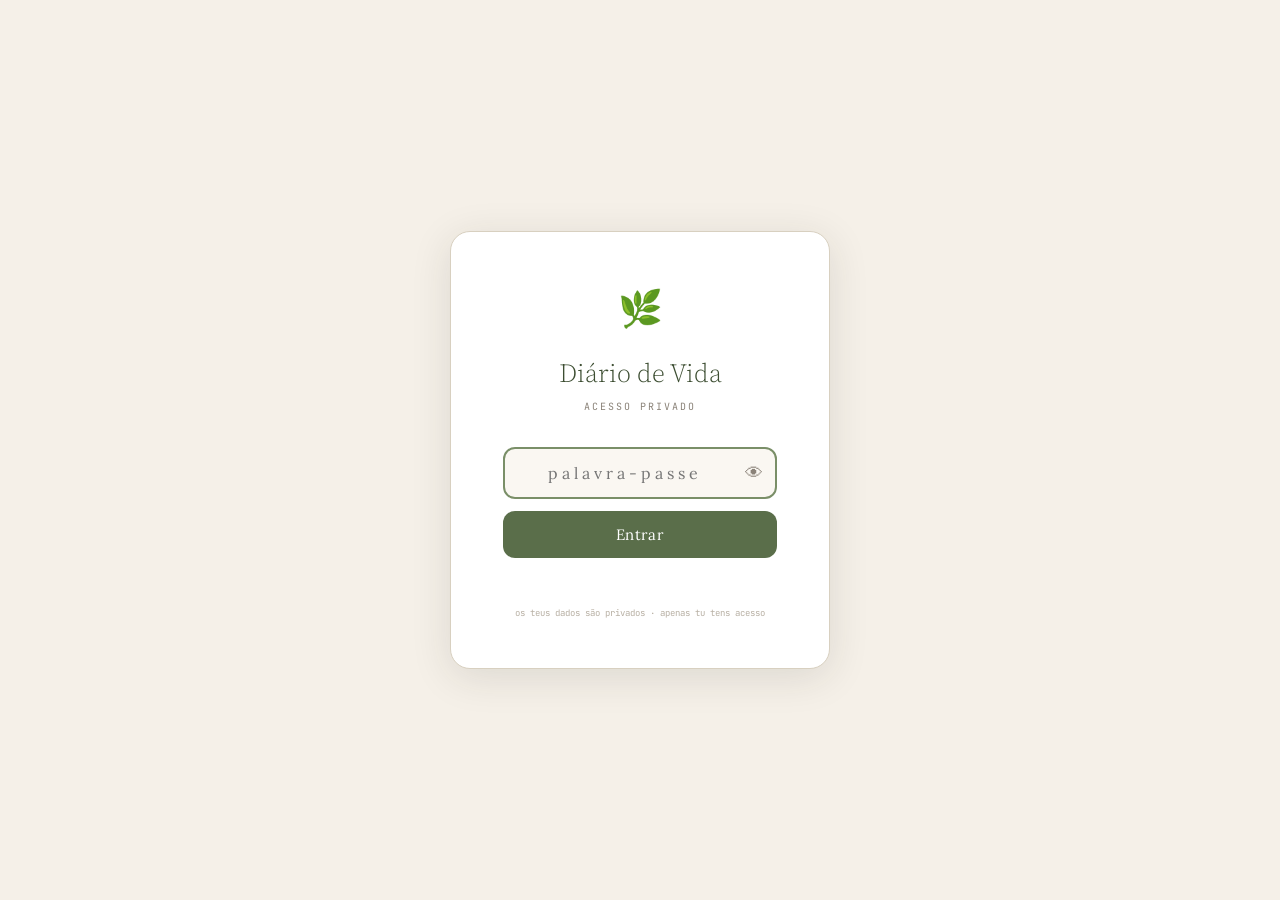
<file: index (3).html>
<!DOCTYPE html>
<html lang="pt">
<head>
<meta charset="UTF-8">
<meta name="viewport" content="width=device-width, initial-scale=1.0, viewport-fit=cover">
<meta name="apple-mobile-web-app-capable" content="yes">
<meta name="apple-mobile-web-app-title" content="Diário de Vida">
<meta name="theme-color" content="#f5f0e8">
<title>Diário de Vida</title>
<link href="https://fonts.googleapis.com/css2?family=Lora:ital,wght@0,400;0,500;0,600;1,400;1,500&family=Source+Serif+4:ital,wght@0,300;0,400;1,300&family=JetBrains+Mono:wght@300;400&display=swap" rel="stylesheet">
<style>
/* ── DESIGN SYSTEM: Verde Musgo & Bege Natural ── */
:root {
  --bg:        #f5f0e8;
  --bg2:       #ede8dc;
  --surface:   #faf7f2;
  --card:      #ffffff;
  --border:    #d8d0c0;
  --border2:   #c8bfad;

  --moss:      #5a6e4a;      /* verde musgo principal */
  --moss-l:    #7a8f68;      /* musgo claro */
  --moss-d:    #3d4e32;      /* musgo escuro */
  --sage:      #a0b090;      /* sage suave */
  --sage-l:    #c8d4be;      /* sage muito claro */

  --sand:      #c4a882;      /* areia/terracota */
  --sand-l:    #ddc9ae;      /* areia clara */
  --clay:      #a07050;      /* argila */

  --sky:       #7898a8;      /* azul desvanecido */
  --rose:      #c08890;      /* rosa seco */
  --amber:     #b89050;      /* âmbar/mostarda */

  --text:      #2c2820;      /* texto principal */
  --text2:     #5a5248;      /* texto secundário */
  --muted:     #8a8278;      /* texto suave */
  --faint:     #b8b0a4;      /* muito suave */

  --radius:    12px;
  --radius-s:  8px;
  --shadow:    0 2px 12px rgba(44,40,32,0.08);
  --shadow-m:  0 4px 24px rgba(44,40,32,0.12);
}

* { box-sizing: border-box; margin: 0; padding: 0; }

body {
  background: var(--bg);
  color: var(--text);
  font-family: 'Lora', Georgia, serif;
  font-size: 14px;
  line-height: 1.6;
  min-height: 100vh;
  overflow-x: hidden;
}

/* subtle paper texture */
body::before {
  content: '';
  position: fixed; inset: 0;
  background-image:
    url("data:image/svg+xml,%3Csvg xmlns='http://www.w3.org/2000/svg' width='300' height='300'%3E%3Cfilter id='n'%3E%3CfeTurbulence baseFrequency='0.9' numOctaves='4' stitchTiles='stitch'/%3E%3C/filter%3E%3Crect width='300' height='300' filter='url(%23n)' opacity='0.025'/%3E%3C/svg%3E");
  pointer-events: none;
  z-index: 0;
}

/* ── LAYOUT ── */
.app-shell { display: flex; min-height: 100vh; position: relative; z-index: 1; }

/* ── TOP HEADER ── */
.top-header {
  position: fixed;
  top: 0; left: 220px; right: 0;
  height: 48px;
  background: rgba(245,242,235,0.92);
  backdrop-filter: blur(12px);
  -webkit-backdrop-filter: blur(12px);
  border-bottom: 1px solid var(--border);
  z-index: 40;
  display: flex;
  align-items: center;
  padding: 0 40px;
  gap: 0;
}
.top-header-quote {
  font-family: 'Source Serif 4', serif;
  font-size: 12px;
  font-style: italic;
  color: var(--text2);
  flex: 1;
  white-space: nowrap;
  overflow: hidden;
  text-overflow: ellipsis;
}
.top-header-author {
  font-family: 'JetBrains Mono', monospace;
  font-size: 9px;
  color: var(--muted);
  margin-left: 12px;
  white-space: nowrap;
  flex-shrink: 0;
}

/* ── SIDEBAR ── */
.sidebar {
  width: 220px;
  min-height: 100vh;
  background: var(--moss-d);
  display: flex;
  flex-direction: column;
  position: fixed;
  top: 0; left: 0; bottom: 0;
  z-index: 50;
  transition: width 0.3s ease;
}

.sidebar-logo {
  padding: 28px 20px 24px;
  border-bottom: 1px solid rgba(255,255,255,0.08);
}

.logo-name {
  font-family: 'Source Serif 4', serif;
  font-size: 17px;
  font-weight: 300;
  color: var(--sage-l);
  letter-spacing: 0.5px;
  line-height: 1.3;
}

.logo-sub {
  font-family: 'JetBrains Mono', monospace;
  font-size: 9px;
  color: var(--sage);
  letter-spacing: 2px;
  text-transform: uppercase;
  margin-top: 3px;
}

.sidebar-date {
  padding: 14px 20px;
  border-bottom: 1px solid rgba(255,255,255,0.08);
}

.sidebar-date-day {
  font-family: 'JetBrains Mono', monospace;
  font-size: 11px;
  color: var(--sage);
  letter-spacing: 1px;
  text-transform: uppercase;
}

.sidebar-date-num {
  font-family: 'Source Serif 4', serif;
  font-size: 36px;
  font-weight: 300;
  color: rgba(255,255,255,0.9);
  line-height: 1;
  margin-top: 2px;
}

.sidebar-date-month {
  font-family: 'JetBrains Mono', monospace;
  font-size: 10px;
  color: var(--sage);
  letter-spacing: 1px;
  text-transform: uppercase;
}

/* water reminder in sidebar */
.water-sidebar {
  padding: 14px 20px;
  border-bottom: 1px solid rgba(255,255,255,0.08);
}

.water-sidebar-label {
  font-family: 'JetBrains Mono', monospace;
  font-size: 9px;
  color: var(--sage);
  letter-spacing: 1.5px;
  text-transform: uppercase;
  margin-bottom: 8px;
}

.water-sidebar-track {
  display: flex; gap: 4px; flex-wrap: wrap;
}

.water-drop {
  width: 16px; height: 20px;
  border-radius: 50% 50% 50% 50% / 60% 60% 40% 40%;
  background: rgba(255,255,255,0.12);
  border: 1px solid rgba(255,255,255,0.18);
  cursor: pointer;
  transition: all 0.2s;
  position: relative;
}

.water-drop.filled {
  background: var(--sky);
  border-color: rgba(120,152,168,0.6);
  box-shadow: 0 1px 4px rgba(120,152,168,0.4);
}

.water-next-alert {
  font-family: 'JetBrains Mono', monospace;
  font-size: 9px;
  color: var(--sage);
  margin-top: 6px;
  opacity: 0.7;
}

/* motivation in sidebar */
.sidebar-motivation {
  padding: 14px 20px;
  border-bottom: 1px solid rgba(255,255,255,0.08);
}

.motivation-label {
  font-family: 'JetBrains Mono', monospace;
  font-size: 9px;
  color: var(--sage);
  letter-spacing: 1.5px;
  text-transform: uppercase;
  margin-bottom: 8px;
}

.motivation-quote {
  font-family: 'Source Serif 4', serif;
  font-size: 12px;
  font-style: italic;
  color: rgba(255,255,255,0.75);
  line-height: 1.5;
}

.motivation-author {
  font-family: 'JetBrains Mono', monospace;
  font-size: 9px;
  color: var(--sage);
  margin-top: 6px;
  letter-spacing: 0.5px;
}

/* nav items */
.sidebar-nav { flex: 1; padding: 12px 0; overflow-y: auto; }

.nav-item {
  display: flex;
  align-items: center;
  gap: 10px;
  padding: 10px 20px;
  cursor: pointer;
  transition: all 0.2s;
  border-left: 3px solid transparent;
  color: var(--sage);
  font-family: 'Lora', serif;
  font-size: 13px;
  letter-spacing: 0.2px;
}

.nav-item:hover { background: rgba(255,255,255,0.06); color: rgba(255,255,255,0.85); }

.nav-item.active {
  background: rgba(255,255,255,0.08);
  border-left-color: var(--sage-l);
  color: rgba(255,255,255,0.95);
}

.nav-icon { font-size: 16px; width: 20px; text-align: center; }

.sidebar-bottom {
  padding: 16px 20px;
  border-top: 1px solid rgba(255,255,255,0.08);
}

.btn-save-main {
  width: 100%;
  padding: 10px;
  background: var(--moss-l);
  color: white;
  border: none;
  border-radius: var(--radius-s);
  font-family: 'Lora', serif;
  font-size: 13px;
  cursor: pointer;
  transition: all 0.2s;
  letter-spacing: 0.3px;
}

.btn-save-main:hover { background: var(--moss); }
.btn-save-main:active { transform: scale(0.98); }

/* ── MAIN CONTENT ── */
.main-content {
  margin-left: 220px;
  flex: 1;
  min-height: 100vh;
  padding: 80px 40px 60px;
  max-width: calc(100vw - 220px);
}

/* ── SECTIONS ── */
.section { display: none; animation: fadeSlide 0.25s ease; }
.section.active { display: block; }

@keyframes fadeSlide {
  from { opacity: 0; transform: translateX(8px); }
  to   { opacity: 1; transform: translateX(0); }
}

.section-header {
  margin-bottom: 28px;
  padding-bottom: 16px;
  border-bottom: 1px solid var(--border);
}

.section-title {
  font-family: 'Source Serif 4', serif;
  font-size: 28px;
  font-weight: 300;
  color: var(--moss-d);
  letter-spacing: -0.3px;
}

.section-title em {
  font-style: italic;
  color: var(--moss);
}

.section-sub {
  font-family: 'JetBrains Mono', monospace;
  font-size: 10px;
  color: var(--muted);
  letter-spacing: 1.5px;
  text-transform: uppercase;
  margin-top: 4px;
}

/* ── CARDS ── */
.card {
  background: var(--card);
  border: 1px solid var(--border);
  border-radius: var(--radius);
  padding: 22px 24px;
  margin-bottom: 16px;
  box-shadow: var(--shadow);
}

.card-title {
  font-family: 'JetBrains Mono', monospace;
  font-size: 10px;
  text-transform: uppercase;
  letter-spacing: 1.8px;
  color: var(--muted);
  margin-bottom: 16px;
  display: flex;
  align-items: center;
  gap: 8px;
}

.card-title::after { content: ''; flex: 1; height: 1px; background: var(--border); }

.grid-2 { display: grid; grid-template-columns: 1fr 1fr; gap: 16px; }
.grid-3 { display: grid; grid-template-columns: 1fr 1fr 1fr; gap: 16px; }
.grid-4 { display: grid; grid-template-columns: repeat(4, 1fr); gap: 12px; }

/* ── FORM ELEMENTS ── */
.field { display: flex; flex-direction: column; gap: 5px; }

.field label {
  font-family: 'JetBrains Mono', monospace;
  font-size: 10px;
  color: var(--muted);
  letter-spacing: 1px;
  text-transform: uppercase;
}

.field input,
.field select,
.field textarea {
  background: var(--surface);
  border: 1px solid var(--border);
  border-radius: var(--radius-s);
  padding: 10px 13px;
  font-size: 14px;
  font-family: 'Lora', serif;
  color: var(--text);
  outline: none;
  transition: border-color 0.2s, box-shadow 0.2s;
  width: 100%;
  -webkit-appearance: none;
}

.field input:focus,
.field select:focus,
.field textarea:focus {
  border-color: var(--moss-l);
  box-shadow: 0 0 0 3px rgba(90,110,74,0.1);
}

.field select option { background: var(--card); }
.field input[type="number"] { -moz-appearance: textfield; }
.field input[type="number"]::-webkit-inner-spin-button,
.field input[type="number"]::-webkit-outer-spin-button { display: none; }

/* ── BUTTONS ── */
.btn {
  padding: 9px 18px;
  border-radius: var(--radius-s);
  border: none;
  cursor: pointer;
  font-size: 13px;
  font-family: 'Lora', serif;
  transition: all 0.2s;
  letter-spacing: 0.2px;
}

.btn:active { transform: scale(0.97); }

.btn-primary { background: var(--moss); color: white; }
.btn-primary:hover { background: var(--moss-d); }
.btn-primary:disabled { opacity: 0.45; cursor: not-allowed; }

.btn-secondary {
  background: transparent;
  border: 1px solid var(--border2);
  color: var(--text2);
}
.btn-secondary:hover { border-color: var(--moss-l); color: var(--moss); }

.btn-ghost { background: transparent; color: var(--muted); padding: 6px 10px; }
.btn-ghost:hover { color: var(--text); }

/* ── TAGS ── */
.tag {
  display: inline-flex;
  align-items: center;
  gap: 4px;
  padding: 3px 10px;
  border-radius: 20px;
  font-family: 'JetBrains Mono', monospace;
  font-size: 10px;
  letter-spacing: 0.3px;
}

.tag-green  { background: rgba(90,110,74,0.1);  color: var(--moss);  border: 1px solid rgba(90,110,74,0.2); }
.tag-amber  { background: rgba(184,144,80,0.1);  color: var(--amber); border: 1px solid rgba(184,144,80,0.2); }
.tag-red    { background: rgba(180,80,80,0.08);  color: #b44;        border: 1px solid rgba(180,80,80,0.15); }
.tag-sky    { background: rgba(120,152,168,0.1); color: var(--sky);  border: 1px solid rgba(120,152,168,0.2); }
.tag-rose   { background: rgba(192,136,144,0.1); color: var(--rose); border: 1px solid rgba(192,136,144,0.2); }
.tag-sand   { background: rgba(196,168,130,0.1); color: var(--clay); border: 1px solid rgba(196,168,130,0.2); }

/* ── COUNTERS ── */
.counter-block {
  display: flex;
  flex-direction: column;
  align-items: center;
  padding: 20px 16px;
  background: var(--surface);
  border: 1px solid var(--border);
  border-radius: var(--radius);
}

.counter-emoji { font-size: 26px; margin-bottom: 8px; }
.counter-val {
  font-family: 'Source Serif 4', serif;
  font-size: 38px;
  font-weight: 300;
  color: var(--moss-d);
  line-height: 1;
}
.counter-name {
  font-family: 'JetBrains Mono', monospace;
  font-size: 10px;
  color: var(--muted);
  text-transform: uppercase;
  letter-spacing: 1px;
  margin-top: 4px;
}
.counter-btns { display: flex; gap: 8px; margin-top: 12px; }
.counter-btn {
  width: 32px; height: 32px;
  border-radius: 50%;
  border: 1px solid var(--border2);
  background: var(--card);
  color: var(--text2);
  cursor: pointer;
  font-size: 16px;
  display: flex; align-items: center; justify-content: center;
  transition: all 0.15s;
}
.counter-btn:hover { background: var(--moss); border-color: var(--moss); color: white; }
.counter-btn:active { transform: scale(0.9); }

/* ── SLEEP BAR ── */
.sleep-visual { margin: 16px 0; }
.sleep-bar-bg {
  height: 8px;
  background: var(--bg2);
  border-radius: 4px;
  overflow: hidden;
  border: 1px solid var(--border);
}
.sleep-bar-fill {
  height: 100%;
  background: linear-gradient(90deg, var(--sky), var(--moss-l));
  border-radius: 4px;
  transition: width 0.6s ease;
}
.sleep-big {
  font-family: 'Source Serif 4', serif;
  font-size: 48px;
  font-weight: 300;
  color: var(--moss-d);
  line-height: 1;
}
.sleep-unit {
  font-family: 'JetBrains Mono', monospace;
  font-size: 13px;
  color: var(--muted);
  margin-left: 4px;
}

/* ── PROGRESS BAR ── */
.progress-row { margin-bottom: 14px; }
.progress-label { display: flex; justify-content: space-between; align-items: center; margin-bottom: 6px; }
.progress-label span { font-family: 'JetBrains Mono', monospace; font-size: 10px; color: var(--muted); text-transform: uppercase; letter-spacing: 1px; }
.progress-label strong { font-family: 'JetBrains Mono', monospace; font-size: 11px; color: var(--text2); }
.progress-track { height: 6px; background: var(--bg2); border-radius: 3px; overflow: hidden; border: 1px solid var(--border); }
.progress-fill { height: 100%; border-radius: 3px; transition: width 0.8s ease; }

/* ── WATER SECTION SPECIFIC ── */
.water-goal-display {
  display: flex;
  align-items: baseline;
  gap: 6px;
  margin-bottom: 16px;
}
.water-big {
  font-family: 'Source Serif 4', serif;
  font-size: 52px;
  font-weight: 300;
  color: var(--sky);
  line-height: 1;
}
.water-unit { font-family: 'JetBrains Mono', monospace; font-size: 13px; color: var(--muted); }

.water-drops-grid {
  display: flex;
  gap: 6px;
  flex-wrap: wrap;
  margin-bottom: 16px;
}

.water-cup {
  width: 36px;
  height: 44px;
  cursor: pointer;
  position: relative;
  transition: transform 0.2s;
}

.water-cup:hover { transform: scale(1.1); }
.water-cup:active { transform: scale(0.95); }

.water-cup svg { width: 100%; height: 100%; }

.water-alert-settings {
  display: flex;
  gap: 10px;
  align-items: center;
  margin-top: 12px;
  flex-wrap: wrap;
}

/* ── MEALS ── */
.meal-slot {
  background: var(--card);
  border: 1px solid var(--border);
  border-radius: var(--radius);
  margin-bottom: 14px;
  overflow: hidden;
}
.meal-slot-header {
  display: flex;
  align-items: center;
  gap: 10px;
  padding: 12px 16px;
  background: var(--surface);
  border-bottom: 1px solid var(--border);
}
.meal-slot-icon { font-size: 18px; }
.meal-slot-name {
  font-family: 'Source Serif 4', serif;
  font-size: 15px; font-weight: 400;
  color: var(--moss-d); flex: 1;
}
.meal-slot-total {
  font-family: 'JetBrains Mono', monospace;
  font-size: 11px; color: var(--amber);
  background: rgba(184,144,80,0.1);
  border: 1px solid rgba(184,144,80,0.2);
  padding: 3px 10px; border-radius: 20px;
}
.meal-slot-body { padding: 12px 16px; }
.meal-row {
  display: flex;
  align-items: center;
  gap: 10px;
  padding: 8px 10px;
  background: var(--surface);
  border: 1px solid var(--border);
  border-radius: var(--radius-s);
  margin-bottom: 6px;
  animation: slideIn 0.2s ease;
}
@keyframes slideIn {
  from { opacity: 0; transform: translateY(-4px); }
  to   { opacity: 1; transform: translateY(0); }
}
.meal-name { flex: 1; font-size: 13px; color: var(--text2); }
.meal-kcal {
  font-family: 'JetBrains Mono', monospace; font-size: 11px;
  color: var(--amber); min-width: 60px; text-align: right;
}
.meal-del { background: none; border: none; color: var(--faint); cursor: pointer; font-size: 16px; padding: 0 2px; transition: color 0.15s; }
.meal-del:hover { color: #c04; }
.meal-add-row {
  display: flex; gap: 8px; margin-top: 10px; flex-wrap: wrap;
}
.meal-add-row input[type=text] { flex: 1; min-width: 120px; }
.meal-add-row input[type=number] { width: 90px; }
.cal-total { font-family: 'Source Serif 4', serif; font-size: 36px; font-weight: 300; color: var(--amber); }
.cal-unit { font-family: 'JetBrains Mono', monospace; font-size: 12px; color: var(--muted); }
.cal-breakdown {
  display: flex; gap: 16px; flex-wrap: wrap; margin-top: 8px;
}
.cal-breakdown-item {
  font-family: 'JetBrains Mono', monospace; font-size: 10px;
  color: var(--muted); display: flex; align-items: center; gap: 5px;
}
.cal-breakdown-dot {
  width: 8px; height: 8px; border-radius: 50%;
}

/* ── AI BOX ── */
.ai-panel {
  background: linear-gradient(135deg, rgba(90,110,74,0.04), rgba(160,176,144,0.06));
  border: 1px solid rgba(90,110,74,0.18);
  border-radius: var(--radius);
  padding: 20px 22px;
  margin-bottom: 16px;
}

.ai-panel-label {
  font-family: 'JetBrains Mono', monospace;
  font-size: 9px;
  text-transform: uppercase;
  letter-spacing: 2px;
  color: var(--moss-l);
  margin-bottom: 12px;
  display: flex;
  align-items: center;
  gap: 6px;
}

.ai-panel-label::before {
  content: '◈';
  animation: pulse 2.5s infinite;
  font-size: 11px;
}

@keyframes pulse { 0%,100%{opacity:1} 50%{opacity:0.3} }

.ai-input-row { display: flex; gap: 8px; }
.ai-input-row input {
  flex: 1;
  background: var(--card);
  border: 1px solid var(--border2);
  border-radius: var(--radius-s);
  padding: 10px 14px;
  font-size: 13px;
  font-family: 'Lora', serif;
  color: var(--text);
  outline: none;
}
.ai-input-row input:focus { border-color: var(--moss-l); box-shadow: 0 0 0 3px rgba(90,110,74,0.08); }
.ai-input-row input::placeholder { color: var(--faint); font-style: italic; }

.ai-response {
  display: none;
  margin-top: 14px;
  font-size: 13px;
  line-height: 1.7;
  color: var(--text2);
  background: var(--card);
  border-radius: var(--radius-s);
  padding: 14px 16px;
  border: 1px solid var(--border);
  white-space: pre-wrap;
  font-style: italic;
}
.ai-response.visible { display: block; animation: fadeIn 0.3s ease; }
@keyframes fadeIn { from{opacity:0}to{opacity:1} }
@keyframes dots { 0%{content:'.'}33%{content:'..'}66%{content:'...'} }
.loading-dots::after { content: ''; animation: dots 1.2s infinite; }

/* ── OVERVIEW STATS ── */
.stat-grid { display: grid; grid-template-columns: repeat(4, 1fr); gap: 12px; margin-bottom: 20px; }

.stat-tile {
  background: var(--card);
  border: 1px solid var(--border);
  border-radius: var(--radius);
  padding: 18px 16px;
  position: relative;
  overflow: hidden;
  box-shadow: var(--shadow);
}

.stat-tile::before {
  content: '';
  position: absolute;
  top: 0; left: 0; right: 0;
  height: 2px;
  background: var(--moss-l);
  opacity: 0.4;
}

.stat-tile-icon { font-size: 20px; margin-bottom: 8px; }
.stat-tile-val { font-family: 'Source Serif 4', serif; font-size: 22px; font-weight: 300; color: var(--moss-d); }
.stat-tile-name { font-family: 'JetBrains Mono', monospace; font-size: 9px; color: var(--muted); text-transform: uppercase; letter-spacing: 1px; margin-top: 3px; }

/* ── JOURNAL / MOOD ── */
.mood-selector {
  display: flex;
  gap: 10px;
  margin-bottom: 16px;
  flex-wrap: wrap;
}

.mood-option {
  padding: 10px 16px;
  border-radius: 30px;
  border: 1px solid var(--border2);
  background: var(--surface);
  cursor: pointer;
  font-size: 20px;
  transition: all 0.2s;
  position: relative;
}

.mood-option span {
  display: block;
  font-family: 'JetBrains Mono', monospace;
  font-size: 9px;
  color: var(--muted);
  text-align: center;
  margin-top: 4px;
  letter-spacing: 0.5px;
}

.mood-option:hover { border-color: var(--moss-l); background: var(--bg2); }
.mood-option.selected { border-color: var(--moss); background: rgba(90,110,74,0.08); }

.journal-textarea {
  width: 100%;
  min-height: 140px;
  background: var(--surface);
  border: 1px solid var(--border);
  border-radius: var(--radius-s);
  padding: 14px 16px;
  font-size: 14px;
  font-family: 'Lora', serif;
  font-style: italic;
  color: var(--text);
  outline: none;
  resize: vertical;
  line-height: 1.7;
  transition: border-color 0.2s;
}
.journal-textarea:focus { border-color: var(--moss-l); box-shadow: 0 0 0 3px rgba(90,110,74,0.08); }
.journal-textarea::placeholder { color: var(--faint); }

.energy-slider { width: 100%; }
input[type="range"] {
  -webkit-appearance: none;
  appearance: none;
  width: 100%;
  height: 4px;
  background: var(--bg2);
  border-radius: 2px;
  outline: none;
  border: 1px solid var(--border);
}
input[type="range"]::-webkit-slider-thumb {
  -webkit-appearance: none;
  width: 18px; height: 18px;
  border-radius: 50%;
  background: var(--moss);
  cursor: pointer;
  border: 2px solid white;
  box-shadow: 0 1px 4px rgba(0,0,0,0.2);
}

/* ── HABITS ── */
.habit-card {
  display: flex;
  align-items: flex-start;
  gap: 16px;
  padding: 18px 20px;
  background: var(--surface);
  border: 1px solid var(--border);
  border-radius: var(--radius);
  margin-bottom: 10px;
  transition: border-color 0.2s;
}

.habit-card:hover { border-color: var(--border2); }

.habit-check {
  width: 22px; height: 22px;
  border-radius: 6px;
  border: 2px solid var(--border2);
  background: transparent;
  cursor: pointer;
  display: flex; align-items: center; justify-content: center;
  font-size: 13px;
  transition: all 0.2s;
  flex-shrink: 0;
  margin-top: 1px;
}

.habit-check.done { background: var(--moss); border-color: var(--moss); color: white; }

.habit-icon { font-size: 22px; flex-shrink: 0; }
.habit-info { flex: 1; }
.habit-name { font-size: 14px; color: var(--text); margin-bottom: 2px; }
.habit-desc { font-family: 'JetBrains Mono', monospace; font-size: 10px; color: var(--muted); line-height: 1.5; }

/* ── EXERCISE ITEMS ── */
.exercise-row {
  display: flex;
  align-items: center;
  gap: 12px;
  padding: 12px 14px;
  background: var(--surface);
  border: 1px solid var(--border);
  border-radius: var(--radius-s);
  margin-bottom: 8px;
  animation: slideIn 0.25s ease;
}

.ex-icon { font-size: 18px; }
.ex-info { flex: 1; }
.ex-name { font-size: 13px; color: var(--text2); }
.ex-meta { font-family: 'JetBrains Mono', monospace; font-size: 10px; color: var(--muted); margin-top: 2px; }

/* ── HOBBY TIMERS ── */
.hobby-grid-main { display: grid; grid-template-columns: repeat(3, 1fr); gap: 12px; }

.hobby-tile {
  background: var(--surface);
  border: 1px solid var(--border);
  border-radius: var(--radius);
  padding: 18px 14px;
  text-align: center;
  cursor: pointer;
  transition: all 0.2s;
}

.hobby-tile:hover { border-color: var(--border2); }
.hobby-tile.tracking { border-color: var(--moss-l); background: rgba(90,110,74,0.04); }

.hobby-tile-icon { font-size: 28px; margin-bottom: 6px; }
.hobby-tile-name { font-family: 'JetBrains Mono', monospace; font-size: 10px; color: var(--muted); text-transform: uppercase; letter-spacing: 1px; }
.hobby-tile-time { font-family: 'Source Serif 4', serif; font-size: 20px; font-weight: 300; color: var(--moss); margin-top: 4px; }
.hobby-tile-btn {
  margin-top: 8px;
  padding: 4px 14px;
  border-radius: 20px;
  border: 1px solid var(--border2);
  background: transparent;
  color: var(--muted);
  font-family: 'JetBrains Mono', monospace;
  font-size: 10px;
  cursor: pointer;
  transition: all 0.2s;
}
.hobby-tile.tracking .hobby-tile-btn { border-color: var(--moss-l); color: var(--moss); }

/* ── INTIMATE (subtle, private) ── */
.intimate-section {
  background: var(--surface);
  border: 1px solid var(--border);
  border-radius: var(--radius);
  padding: 22px 24px;
}

.lock-header {
  display: flex;
  align-items: center;
  gap: 10px;
  margin-bottom: 16px;
  cursor: pointer;
  user-select: none;
}

.lock-header h3 { font-family: 'Lora', serif; font-size: 15px; color: var(--text2); font-weight: 400; }
.lock-icon { font-size: 16px; }
.lock-reveal { font-family: 'JetBrains Mono', monospace; font-size: 9px; color: var(--faint); letter-spacing: 1px; margin-left: auto; }

.intimate-content { display: none; }
.intimate-content.revealed { display: block; animation: fadeIn 0.3s ease; }

/* ── WATER ALERT TOAST ── */
.water-toast {
  position: fixed;
  top: 24px; right: 24px;
  background: var(--card);
  border: 2px solid var(--sky);
  border-radius: var(--radius);
  padding: 16px 20px;
  box-shadow: var(--shadow-m);
  z-index: 9999;
  display: flex;
  align-items: center;
  gap: 12px;
  max-width: 280px;
  animation: toastIn 0.3s ease;
  opacity: 0;
  pointer-events: none;
  transition: opacity 0.3s;
}

.water-toast.show { opacity: 1; pointer-events: all; }

@keyframes toastIn {
  from { transform: translateX(20px); opacity: 0; }
  to   { transform: translateX(0); opacity: 1; }
}

.water-toast-icon { font-size: 28px; }
.water-toast-text h4 { font-family: 'Lora', serif; font-size: 13px; color: var(--text); margin-bottom: 2px; }
.water-toast-text p { font-family: 'JetBrains Mono', monospace; font-size: 10px; color: var(--muted); }
.water-toast-close { margin-left: auto; background: none; border: none; color: var(--faint); cursor: pointer; font-size: 18px; }

/* ── SAVED INDICATOR ── */
.saved-bar {
  position: fixed;
  bottom: 20px; right: 24px;
  background: var(--moss-d);
  color: white;
  padding: 10px 20px;
  border-radius: 30px;
  font-family: 'JetBrains Mono', monospace;
  font-size: 11px;
  letter-spacing: 0.5px;
  opacity: 0;
  transform: translateY(8px);
  transition: all 0.3s;
  pointer-events: none;
  z-index: 9000;
}

.saved-bar.show { opacity: 1; transform: translateY(0); }

/* ── MI FITNESS INFO ── */
.integration-card {
  background: linear-gradient(135deg, rgba(120,152,168,0.06), rgba(90,110,74,0.04));
  border: 1px solid rgba(120,152,168,0.2);
  border-radius: var(--radius);
  padding: 20px 22px;
  margin-bottom: 16px;
}

.integration-label {
  font-family: 'JetBrains Mono', monospace;
  font-size: 9px;
  text-transform: uppercase;
  letter-spacing: 2px;
  color: var(--sky);
  margin-bottom: 10px;
}

/* ── EMPTY STATE ── */
.empty-state {
  text-align: center;
  padding: 30px;
  color: var(--faint);
  font-style: italic;
  font-size: 13px;
}

/* ── EXERCISE FILTER BUTTONS ── */
.ex-filter-btn {
  padding: 5px 14px;
  border-radius: 20px;
  border: 1px solid var(--border2);
  background: var(--surface);
  color: var(--muted);
  cursor: pointer;
  font-family: 'JetBrains Mono', monospace;
  font-size: 11px;
  transition: all 0.2s;
  letter-spacing: 0.3px;
}
.ex-filter-btn:hover { border-color: var(--moss-l); color: var(--moss); }
.ex-filter-btn.active { background: var(--moss); border-color: var(--moss); color: white; }

/* ── EXERCISE CARD WITH CHECKBOX ── */
.ex-card {
  display: flex;
  align-items: flex-start;
  gap: 14px;
  padding: 16px 18px;
  background: var(--surface);
  border: 1px solid var(--border);
  border-radius: var(--radius);
  margin-bottom: 10px;
  transition: all 0.2s;
  cursor: pointer;
  user-select: none;
}
.ex-card:hover { border-color: var(--border2); }
.ex-card.ex-done {
  background: rgba(90,110,74,0.05);
  border-color: rgba(90,110,74,0.3);
}

.ex-checkbox {
  width: 24px; height: 24px;
  border-radius: 6px;
  border: 2px solid var(--border2);
  background: var(--card);
  display: flex; align-items: center; justify-content: center;
  font-size: 13px;
  transition: all 0.2s;
  flex-shrink: 0;
  margin-top: 2px;
}
.ex-card.ex-done .ex-checkbox {
  background: var(--moss);
  border-color: var(--moss);
  color: white;
}

.ex-card-icon { font-size: 26px; flex-shrink: 0; }

.ex-card-body { flex: 1; }
.ex-card-name {
  font-size: 14px;
  color: var(--text);
  margin-bottom: 3px;
  font-weight: 500;
}
.ex-card.ex-done .ex-card-name {
  text-decoration: line-through;
  color: var(--muted);
}
.ex-card-qty {
  font-family: 'JetBrains Mono', monospace;
  font-size: 11px;
  color: var(--moss-l);
  margin-bottom: 4px;
  font-weight: 500;
}
.ex-card-desc {
  font-family: 'JetBrains Mono', monospace;
  font-size: 10px;
  color: var(--muted);
  line-height: 1.6;
}
.ex-card-meta {
  display: flex;
  gap: 6px;
  margin-top: 8px;
  flex-wrap: wrap;
}

/* ── STATS / CHARTS ── */
canvas { display:block; width:100% !important; max-width:100%; }

.stat-kpi {
  background: var(--card);
  border: 1px solid var(--border);
  border-radius: var(--radius);
  padding: 16px;
  box-shadow: var(--shadow);
  position: relative;
  overflow: hidden;
}
.stat-kpi::before {
  content:'';
  position:absolute;top:0;left:0;right:0;height:2px;
  background:var(--moss-l);opacity:0.5;
}
.stat-kpi-label {
  font-family:'JetBrains Mono',monospace;
  font-size:9px;text-transform:uppercase;letter-spacing:1.5px;
  color:var(--muted);margin-bottom:6px;
}
.stat-kpi-val {
  font-family:'Source Serif 4',serif;
  font-size:24px;font-weight:300;color:var(--moss-d);
}
.stat-kpi-sub {
  font-family:'JetBrains Mono',monospace;
  font-size:9px;color:var(--muted);margin-top:3px;
}
.stat-kpi-trend {
  font-family:'JetBrains Mono',monospace;
  font-size:10px;margin-top:4px;
}

.stats-summary-item {
  display:flex;flex-direction:column;gap:2px;
}
.stats-summary-label {
  font-family:'JetBrains Mono',monospace;
  font-size:9px;text-transform:uppercase;letter-spacing:1px;color:var(--muted);
}
.stats-summary-val {
  font-family:'Source Serif 4',serif;
  font-size:18px;font-weight:300;color:var(--moss-d);
}

/* calendar grid */
.cal-grid {
  display:flex;gap:3px;flex-wrap:nowrap;
  min-width:max-content;
}
.cal-week {
  display:flex;flex-direction:column;gap:3px;
}
.cal-day {
  width:14px;height:14px;
  border-radius:2px;
  cursor:pointer;
  transition:transform 0.1s;
  position:relative;
}
.cal-day:hover { transform:scale(1.3); z-index:10; }
.cal-day-label {
  font-family:'JetBrains Mono',monospace;
  font-size:8px;color:var(--muted);
  height:14px;display:flex;align-items:center;
}

/* ── GOOGLE SHEETS SYNC ── */
.sync-modal-overlay {
  position: fixed; inset: 0;
  background: rgba(44,40,32,0.6);
  z-index: 9998;
  display: flex; align-items: center; justify-content: center;
  opacity: 0; pointer-events: none;
  transition: opacity 0.25s;
}
.sync-modal-overlay.open { opacity: 1; pointer-events: all; }

.sync-modal {
  background: var(--card);
  border: 1px solid var(--border);
  border-radius: 16px;
  padding: 28px 32px;
  max-width: 480px;
  width: 90%;
  box-shadow: 0 8px 40px rgba(44,40,32,0.18);
  animation: fadeSlide 0.25s ease;
}
.sync-modal h2 {
  font-family: 'Source Serif 4', serif;
  font-size: 20px; font-weight: 300;
  color: var(--moss-d); margin-bottom: 6px;
}
.sync-modal-sub {
  font-family: 'JetBrains Mono', monospace;
  font-size: 10px; color: var(--muted);
  text-transform: uppercase; letter-spacing: 1px;
  margin-bottom: 20px;
}
.sync-step {
  display: flex; gap: 14px; align-items: flex-start;
  padding: 12px 0; border-bottom: 1px solid var(--border);
}
.sync-step:last-of-type { border-bottom: none; }
.sync-step-num {
  width: 24px; height: 24px; border-radius: 50%;
  background: var(--moss); color: white;
  font-family: 'JetBrains Mono', monospace;
  font-size: 11px; display: flex; align-items: center; justify-content: center;
  flex-shrink: 0; margin-top: 1px;
}
.sync-step-text { font-size: 13px; color: var(--text2); line-height: 1.6; }
.sync-step-text strong { color: var(--text); }
.sync-step-text code {
  background: var(--bg2); border: 1px solid var(--border);
  border-radius: 4px; padding: 1px 6px;
  font-family: 'JetBrains Mono', monospace; font-size: 11px;
  color: var(--moss-d); word-break: break-all;
}
.sync-url-field {
  margin-top: 16px; display: flex; gap: 8px; flex-wrap: wrap;
}
.sync-url-field input {
  flex: 1; min-width: 200px;
  background: var(--surface); border: 1px solid var(--border2);
  border-radius: 8px; padding: 10px 13px;
  font-size: 12px; font-family: 'JetBrains Mono', monospace;
  color: var(--text); outline: none;
}
.sync-url-field input:focus { border-color: var(--moss-l); box-shadow: 0 0 0 3px rgba(90,110,74,0.1); }
.sync-url-field input::placeholder { color: var(--faint); }
.sync-badge {
  display: inline-flex; align-items: center; gap: 5px;
  padding: 3px 10px; border-radius: 20px;
  font-family: 'JetBrains Mono', monospace; font-size: 9px;
}
.sync-badge-ok  { background: rgba(90,110,74,0.1);  color: var(--moss);  border: 1px solid rgba(90,110,74,0.2); }
.sync-badge-err { background: rgba(180,80,80,0.08);  color: #b44;        border: 1px solid rgba(180,80,80,0.15); }
.sync-badge-ing { background: rgba(184,144,80,0.1);  color: var(--amber); border: 1px solid rgba(184,144,80,0.2); }


/* ── DINNER ADVISOR ── */
.dinner-advisor {
  background: var(--card);
  border: 2px solid var(--border);
  border-radius: var(--radius);
  padding: 20px 22px;
  margin-bottom: 16px;
  transition: border-color 0.3s;
}
.dinner-advisor.go     { border-color: rgba(90,110,74,0.5);  background: rgba(90,110,74,0.04); }
.dinner-advisor.skip   { border-color: rgba(184,144,80,0.5); background: rgba(184,144,80,0.04); }
.dinner-advisor.warn   { border-color: rgba(180,80,80,0.4);  background: rgba(180,80,80,0.03); }

.advisor-verdict {
  display: flex; align-items: center; gap: 12px; margin-bottom: 12px;
}
.advisor-emoji { font-size: 32px; }
.advisor-title {
  font-family: 'Source Serif 4', serif;
  font-size: 18px; font-weight: 300; color: var(--text);
}
.advisor-sub {
  font-family: 'JetBrains Mono', monospace;
  font-size: 10px; color: var(--muted);
  text-transform: uppercase; letter-spacing: 1px;
  margin-top: 2px;
}
.advisor-reasoning {
  font-size: 13px; color: var(--text2); line-height: 1.7;
  margin-bottom: 14px;
}
.advisor-suggestion {
  background: var(--surface);
  border: 1px solid var(--border);
  border-radius: 10px;
  padding: 12px 14px;
  font-size: 13px; color: var(--text2); line-height: 1.6;
}
.advisor-suggestion strong { color: var(--moss-d); }
.advisor-stats {
  display: flex; gap: 16px; flex-wrap: wrap; margin-top: 14px;
}
.advisor-stat {
  font-family: 'JetBrains Mono', monospace;
  font-size: 10px; color: var(--muted);
  display: flex; flex-direction: column; gap: 2px;
}
.advisor-stat strong {
  font-size: 16px; color: var(--text);
  font-family: 'Source Serif 4', serif; font-weight: 300;
}


/* ── WEIGHT GOAL COUNTER ── */
.goal-counter {
  background: linear-gradient(135deg, rgba(90,110,74,0.06), rgba(160,176,144,0.1));
  border: 1.5px solid rgba(90,110,74,0.25);
  border-radius: var(--radius);
  padding: 24px 28px;
  margin-bottom: 24px;
  position: relative;
  overflow: hidden;
}
.goal-counter::before {
  content: '';
  position: absolute;
  top: -30px; right: -30px;
  width: 120px; height: 120px;
  background: radial-gradient(circle, rgba(90,110,74,0.08), transparent 70%);
  pointer-events: none;
}
.goal-counter-title {
  font-family: 'JetBrains Mono', monospace;
  font-size: 9px;
  text-transform: uppercase;
  letter-spacing: 2px;
  color: var(--moss);
  margin-bottom: 16px;
  display: flex;
  align-items: center;
  gap: 8px;
}
.goal-counter-main {
  display: flex;
  gap: 0;
  flex-wrap: wrap;
  margin-bottom: 18px;
  align-items: flex-end;
}
.goal-stat {
  flex: 1;
  min-width: 120px;
  padding-right: 24px;
}
.goal-stat-val {
  font-family: 'Source Serif 4', serif;
  font-size: 40px;
  font-weight: 300;
  color: var(--moss-d);
  line-height: 1;
}
.goal-stat-val.highlight { color: var(--amber); }
.goal-stat-val.accent    { color: var(--moss); }
.goal-stat-label {
  font-family: 'JetBrains Mono', monospace;
  font-size: 10px;
  color: var(--muted);
  text-transform: uppercase;
  letter-spacing: 1px;
  margin-top: 4px;
}
.goal-progress-track {
  height: 10px;
  background: rgba(90,110,74,0.1);
  border-radius: 5px;
  overflow: hidden;
  margin-bottom: 8px;
}
.goal-progress-fill {
  height: 100%;
  background: linear-gradient(90deg, var(--moss-l), var(--moss-d));
  border-radius: 5px;
  transition: width 0.6s ease;
}
.goal-milestones {
  display: flex;
  gap: 8px;
  flex-wrap: wrap;
  margin-top: 12px;
}
.goal-milestone {
  font-family: 'JetBrains Mono', monospace;
  font-size: 9px;
  padding: 4px 10px;
  border-radius: 20px;
  border: 1px solid var(--border);
  color: var(--muted);
}
.goal-milestone.reached {
  background: rgba(90,110,74,0.12);
  border-color: rgba(90,110,74,0.4);
  color: var(--moss);
}

/* ── DAILY FLOW ── */
.daily-flow {
  display: flex;
  align-items: center;
  gap: 0;
  margin-bottom: 24px;
  overflow-x: auto;
  padding: 4px 2px 8px;
}
.flow-step {
  display: flex;
  flex-direction: column;
  align-items: center;
  gap: 6px;
  flex: 1;
  min-width: 70px;
  cursor: pointer;
  transition: transform 0.15s;
}
.flow-step:hover { transform: translateY(-2px); }
.flow-circle {
  width: 48px; height: 48px;
  border-radius: 50%;
  border: 2px solid var(--border2);
  background: var(--card);
  display: flex; align-items: center; justify-content: center;
  font-size: 20px;
  position: relative;
  transition: all 0.2s;
  box-shadow: 0 2px 8px rgba(44,40,32,0.06);
}
.flow-circle.done {
  background: var(--moss);
  border-color: var(--moss);
  box-shadow: 0 3px 12px rgba(90,110,74,0.25);
}
.flow-circle.partial {
  background: var(--sand-l);
  border-color: var(--sand);
}
.flow-circle.done::after {
  content: '✓';
  position: absolute;
  bottom: -2px; right: -2px;
  width: 16px; height: 16px;
  background: var(--moss-d);
  border-radius: 50%;
  font-size: 9px;
  color: white;
  display: flex; align-items: center; justify-content: center;
  border: 1.5px solid white;
}
.flow-label {
  font-family: 'JetBrains Mono', monospace;
  font-size: 9px;
  color: var(--muted);
  text-transform: uppercase;
  letter-spacing: 0.5px;
  text-align: center;
  line-height: 1.3;
}
.flow-label.done { color: var(--moss); }
.flow-connector {
  height: 2px;
  flex: 0.5;
  background: var(--border);
  margin-bottom: 24px;
  transition: background 0.3s;
  min-width: 12px;
}
.flow-connector.done { background: var(--sage); }

.flow-progress {
  margin-bottom: 20px;
}
.flow-progress-bar {
  height: 4px;
  background: var(--bg2);
  border-radius: 4px;
  overflow: hidden;
  margin-top: 6px;
}
.flow-progress-fill {
  height: 100%;
  background: linear-gradient(90deg, var(--sage), var(--moss));
  border-radius: 4px;
  transition: width 0.5s ease;
}
.flow-progress-label {
  font-family: 'JetBrains Mono', monospace;
  font-size: 10px;
  color: var(--muted);
  display: flex;
  justify-content: space-between;
}

/* ── DAILY FLOW DETAIL PILL ── */
.flow-detail {
  background: var(--surface);
  border: 1px solid var(--border);
  border-radius: 12px;
  padding: 12px 16px;
  margin-bottom: 16px;
  display: none;
}
.flow-detail.visible { display: block; }
.flow-detail-title {
  font-family: 'Source Serif 4', serif;
  font-size: 14px; color: var(--moss-d);
  margin-bottom: 6px;
}
.flow-detail-items {
  font-family: 'JetBrains Mono', monospace;
  font-size: 10px; color: var(--text2);
  line-height: 1.8;
}

/* ── FORCE 24H TIME INPUTS ── */
input[type="time"] {
  -webkit-appearance: none;
  appearance: none;
  font-family: 'JetBrains Mono', monospace;
  font-size: 14px;
  letter-spacing: 0.5px;
}
/* Show 24h hint label under time inputs */
.time-field-wrap { position: relative; }
.time-field-wrap::after {
  content: '24h';
  position: absolute;
  right: 8px; bottom: -16px;
  font-family: 'JetBrains Mono', monospace;
  font-size: 9px;
  color: var(--faint);
  pointer-events: none;
}

/* ── SCROLLBAR ── */
::-webkit-scrollbar { width: 6px; }
::-webkit-scrollbar-track { background: transparent; }
::-webkit-scrollbar-thumb { background: var(--border2); border-radius: 3px; }
::-webkit-scrollbar-thumb:hover { background: var(--muted); }

/* ── RESPONSIVE ── */
@media (max-width: 900px) {
  .sidebar { width: 180px; }
  .main-content { margin-left: 180px; padding: 72px 24px 60px; }
  .top-header { left: 180px; padding: 0 24px; }
  .stat-grid { grid-template-columns: repeat(2, 1fr); }
  .grid-4 { grid-template-columns: repeat(2, 1fr); }
}
</style>
</head>
<body>

<!-- ══ AUTH OVERLAY ══ -->
<div id="authOverlay" style="
  position:fixed;inset:0;
  background:var(--bg);
  z-index:99999;
  display:flex;align-items:center;justify-content:center;
">
  <div style="
    background:var(--card);
    border:1px solid var(--border);
    border-radius:20px;
    padding:48px 52px;
    max-width:380px;width:90%;
    text-align:center;
    box-shadow:0 8px 40px rgba(44,40,32,0.12);
  ">
    <div style="font-size:36px;margin-bottom:16px;">🌿</div>
    <div style="font-family:'Source Serif 4',serif;font-size:26px;font-weight:300;color:var(--moss-d);margin-bottom:4px;">Diário de Vida</div>
    <div style="font-family:'JetBrains Mono',monospace;font-size:10px;color:var(--muted);letter-spacing:2px;text-transform:uppercase;margin-bottom:32px;">acesso privado</div>

    <div style="position:relative;margin-bottom:12px;">
      <input
        id="pwdInput"
        type="password"
        placeholder="palavra-passe"
        onkeydown="if(event.key==='Enter')checkPassword()"
        style="
          width:100%;
          padding:14px 48px 14px 18px;
          background:var(--surface);
          border:2px solid var(--border);
          border-radius:12px;
          font-size:16px;
          font-family:'Lora',serif;
          color:var(--text);
          outline:none;
          text-align:center;
          letter-spacing:4px;
          box-sizing:border-box;
          transition:border-color 0.2s;
        "
        onfocus="this.style.borderColor='var(--moss-l)'"
        onblur="this.style.borderColor='var(--border)'"
      >
      <button onclick="togglePwdVisibility()" style="
        position:absolute;right:14px;top:50%;transform:translateY(-50%);
        background:none;border:none;cursor:pointer;color:var(--muted);font-size:18px;
      " id="eyeBtn">👁</button>
    </div>

    <button onclick="checkPassword()" style="
      width:100%;
      padding:14px;
      background:var(--moss);
      color:white;
      border:none;
      border-radius:12px;
      font-family:'Lora',serif;
      font-size:15px;
      cursor:pointer;
      transition:background 0.2s;
      letter-spacing:0.3px;
    " onmouseover="this.style.background='var(--moss-d)'" onmouseout="this.style.background='var(--moss)'">
      Entrar
    </button>

    <div id="authError" style="
      margin-top:12px;
      font-family:'JetBrains Mono',monospace;
      font-size:11px;color:var(--rose);
      min-height:16px;
      transition:opacity 0.3s;
    "></div>

    

    <p style="margin-top:20px;font-family:'JetBrains Mono',monospace;font-size:9px;color:var(--faint);line-height:1.6;">
      os teus dados são privados · apenas tu tens acesso
    </p>
  </div>
</div>

<!-- ══ APP (hidden until login) ══ -->
<div id="appContent" style="display:none;">
<div class="app-shell">

<!-- ══ SIDEBAR ══ -->
<aside class="sidebar">
  <div class="sidebar-logo">
    <div class="logo-name">Diário<br>de Vida</div>
    <div class="logo-sub">registo pessoal</div>
  </div>

  <div class="sidebar-date">
    <div class="sidebar-date-day" id="sb-weekday"></div>
    <div class="sidebar-date-num" id="sb-day"></div>
    <div class="sidebar-date-month" id="sb-month"></div>
  </div>

  <div class="water-sidebar">
    <div class="water-sidebar-label">💧 hidratação</div>
    <div class="water-sidebar-track" id="sidebarDrops"></div>
    <div class="water-next-alert" id="nextAlertTime"></div>
  </div>



  <div style="padding:12px 20px;border-bottom:1px solid rgba(255,255,255,0.08);">
    <div style="font-family:'JetBrains Mono',monospace;font-size:9px;color:var(--sage);letter-spacing:1.5px;text-transform:uppercase;margin-bottom:10px;">🔥 calorias hoje</div>
    <div style="display:flex;flex-direction:column;gap:6px;">
      <div style="display:flex;justify-content:space-between;align-items:center;">
        <span style="font-family:'JetBrains Mono',monospace;font-size:9px;color:rgba(255,255,255,0.45);">consumidas</span>
        <span style="font-family:'Source Serif 4',serif;font-size:16px;font-weight:300;color:var(--amber);" id="sbCalIn">0</span>
      </div>
      <div style="display:flex;justify-content:space-between;align-items:center;">
        <span style="font-family:'JetBrains Mono',monospace;font-size:9px;color:rgba(255,255,255,0.45);">gastas (base)</span>
        <span style="font-family:'Source Serif 4',serif;font-size:16px;font-weight:300;color:var(--sage);" id="sbCalBMR">—</span>
      </div>
      <div style="display:flex;justify-content:space-between;align-items:center;">
        <span style="font-family:'JetBrains Mono',monospace;font-size:9px;color:rgba(255,255,255,0.45);">exercício</span>
        <span style="font-family:'Source Serif 4',serif;font-size:16px;font-weight:300;color:var(--moss-l);" id="sbCalExercise">0</span>
      </div>
      <div style="margin-top:4px;padding-top:6px;border-top:1px solid rgba(255,255,255,0.08);display:flex;justify-content:space-between;align-items:center;">
        <span style="font-family:'JetBrains Mono',monospace;font-size:9px;color:rgba(255,255,255,0.6);">balanço</span>
        <span style="font-family:'Source Serif 4',serif;font-size:18px;font-weight:300;" id="sbCalBalance">—</span>
      </div>
      <button onclick="updateSidebarCals()" style="margin-top:8px;width:100%;padding:5px 8px;background:rgba(255,255,255,0.07);border:1px solid rgba(255,255,255,0.12);border-radius:6px;font-family:'JetBrains Mono',monospace;font-size:9px;color:rgba(255,255,255,0.5);cursor:pointer;letter-spacing:0.5px;transition:background 0.15s;" onmouseover="this.style.background='rgba(255,255,255,0.13)'" onmouseout="this.style.background='rgba(255,255,255,0.07)'">↻ atualizar</button>
    </div>
  </div>

  <nav class="sidebar-nav" id="sidebarNav">
    <div class="nav-item active" onclick="showSection('overview',this)">
      <span class="nav-icon">🌿</span> Resumo
    </div>
    <div class="nav-item" onclick="showSection('sleep',this)">
      <span class="nav-icon">🌙</span> Sono
    </div>
    <div class="nav-item" onclick="showSection('weight',this)">
      <span class="nav-icon">⚖️</span> Peso
    </div>
    <div class="nav-item" onclick="showSection('meals',this)">
      <span class="nav-icon">🍽️</span> Refeições
    </div>
    <div class="nav-item" onclick="showSection('water',this)">
      <span class="nav-icon">💧</span> Hidratação
    </div>

    <div class="nav-item" onclick="showSection('habits',this)">
      <span class="nav-icon">🌱</span> Hábitos & Rotinas
    </div>
    <div class="nav-item" onclick="showSection('exercise',this)">
      <span class="nav-icon">🎮</span> Hobbys
    </div>
    <div class="nav-item" onclick="showSection('bathroom',this)">
      <span class="nav-icon">🚿</span> Casa de Banho
    </div>
    <div class="nav-item" onclick="showSection('work',this)">
      <span class="nav-icon">💼</span> Trabalho
    </div>
    <div class="nav-item" onclick="showSection('screen',this)">
      <span class="nav-icon">💻</span> Tempo de Ecrã
    </div>
    <div class="nav-item" onclick="showSection('journal',this)">
      <span class="nav-icon">📓</span> Diário Pessoal
    </div>
    <div class="nav-item" onclick="showSection('mifitness',this)">
      <span class="nav-icon">⌚</span> Mi Fitness
    </div>
    <div class="nav-item" onclick="showSection('stats',this)">
      <span class="nav-icon">📈</span> Estatísticas
    </div>
  </nav>

  <div class="sidebar-bottom">
    <button class="btn-save-main" onclick="saveData()">💾 Guardar registo</button>
    <button onclick="logout()" style="margin-top:8px;width:100%;padding:6px;background:transparent;border:1px solid rgba(255,255,255,0.1);border-radius:6px;color:rgba(160,176,144,0.5);font-family:'JetBrains Mono',monospace;font-size:9px;cursor:pointer;letter-spacing:1px;text-transform:uppercase;transition:all 0.2s;" onmouseover="this.style.color='rgba(160,176,144,0.9)'" onmouseout="this.style.color='rgba(160,176,144,0.5)'">
      Sair / Bloquear
    </button>
    <div id="syncStatus" style="margin-top:8px;font-family:'JetBrains Mono',monospace;font-size:9px;text-align:center;letter-spacing:0.5px;color:var(--sage);opacity:0.7;height:14px;"></div>
    <button onclick="syncToSheets()" style="margin-top:4px;width:100%;padding:7px;background:transparent;border:1px solid rgba(255,255,255,0.15);border-radius:6px;color:var(--sage);font-family:'JetBrains Mono',monospace;font-size:10px;cursor:pointer;letter-spacing:0.5px;">
      &#9729; Sincronizar com Sheets
    </button>
  </div>
</aside>

<!-- ══ MAIN CONTENT ══ -->
<div class="top-header">
  <div class="top-header-quote" id="topQuote"></div>
  <div class="top-header-author" id="topAuthor"></div>
</div>
<main class="main-content">

<!-- ▸ OVERVIEW -->
<div class="section active" id="section-overview">
  <div class="section-header">
    <div class="section-title">Resumo do <em>teu dia</em></div>
    <div class="section-sub">visão geral · <span id="todayFull"></span></div>
  </div>

  <!-- ▸ DAILY FLOW -->
  <div class="flow-progress">
    <div class="flow-progress-label">
      <span id="flowProgressText">0 de 8 secções preenchidas hoje</span>
      <span id="flowProgressPct" style="color:var(--moss-l);">0%</span>
    </div>
    <div class="flow-progress-bar">
      <div class="flow-progress-fill" id="flowProgressFill" style="width:0%"></div>
    </div>
  </div>

  <div class="daily-flow" id="dailyFlow">
    <!-- rendered by JS -->
  </div>

  <div class="flow-detail" id="flowDetail">
    <div class="flow-detail-title" id="flowDetailTitle"></div>
    <div class="flow-detail-items" id="flowDetailItems"></div>
  </div>

  <div class="stat-grid" id="overviewGrid">
    <div class="stat-tile"><div class="stat-tile-icon">🌙</div><div class="stat-tile-val" id="ov-sleep">—</div><div class="stat-tile-name">horas sono</div></div>
    <div class="stat-tile"><div class="stat-tile-icon">⚖️</div><div class="stat-tile-val" id="ov-weight">—</div><div class="stat-tile-name">peso kg</div></div>
    <div class="stat-tile"><div class="stat-tile-icon">🍽️</div><div class="stat-tile-val" id="ov-cal">—</div><div class="stat-tile-name">kcal</div></div>
    <div class="stat-tile"><div class="stat-tile-icon">💧</div><div class="stat-tile-val" id="ov-water">—</div><div class="stat-tile-name">copos água</div></div>
    <div class="stat-tile"><div class="stat-tile-icon">💪</div><div class="stat-tile-val" id="ov-ex">—</div><div class="stat-tile-name">exercícios</div></div>
    <div class="stat-tile"><div class="stat-tile-icon">🚿</div><div class="stat-tile-val" id="ov-wc">—</div><div class="stat-tile-name">idas wc</div></div>
    <div class="stat-tile"><div class="stat-tile-icon">💼</div><div class="stat-tile-val" id="ov-work">—</div><div class="stat-tile-name">h. trabalho</div></div>
    <div class="stat-tile"><div class="stat-tile-icon">📚</div><div class="stat-tile-val" id="ov-hobby">—</div><div class="stat-tile-name">h. hobbys</div></div>
  </div>

  <div class="ai-panel">
    <div class="ai-panel-label">análise do dia · gemini ia</div>
    <button class="btn btn-primary" onclick="generateDaySummary()" id="summaryBtn" style="width:100%;margin-bottom:0">✨ Analisar o meu dia com IA</button>
    <div class="ai-response" id="summaryResponse"></div>
  </div>

  <div class="card">
    <div class="card-title">hábitos do dia</div>
    <div id="overviewHabits"></div>
  </div>
</div>

<!-- ▸ SLEEP -->
<div class="section" id="section-sleep">
  <div class="section-header">
    <div class="section-title">Sono <em>& Descanso</em></div>
    <div class="section-sub">registo de hoje</div>
  </div>

  <!-- Mi Fit note -->
  <div style="background:rgba(90,110,74,0.06);border:1px solid rgba(90,110,74,0.15);border-radius:10px;padding:12px 16px;margin-bottom:14px;display:flex;gap:10px;align-items:flex-start;">
    <span style="font-size:20px;flex-shrink:0;">📱</span>
    <div>
      <div style="font-family:'JetBrains Mono',monospace;font-size:10px;color:var(--moss);text-transform:uppercase;letter-spacing:1px;margin-bottom:4px;">Mi Fit / Zepp Life</div>
      <div style="font-size:12px;color:var(--text2);line-height:1.6;">
        Preenche as horas de sono manualmente com base na app Mi Fit. Abre a app → Sono → vês as horas que dormiste. Insere aqui a hora de deitar e de acordar.
        <br><span style="color:var(--muted);">Integração automática não está disponível porque a Xiaomi não tem API pública — mas os dados do Mi Fit são mais fiáveis para confirmar.</span>
      </div>
    </div>
  </div>

  <div class="card">
    <div class="card-title">horários</div>
    <div class="grid-2" style="margin-bottom:16px;">
      <div class="field"><label>Hora de deitar</label><input type="time" id="bedtime" placeholder="00:00" onchange="calcSleep()"></div>
      <div class="field"><label>Hora de levantar</label><input type="time" id="waketime" placeholder="00:00" onchange="calcSleep()"></div>
    </div>
    <div class="sleep-visual">
      <div style="display:flex;align-items:baseline;gap:6px;margin-bottom:10px;">
        <span class="sleep-big" id="sleepBig">0</span>
        <span class="sleep-unit">horas de sono</span>
        <span id="sleepTag" style="margin-left:8px;"></span>
      </div>
      <div class="sleep-bar-bg"><div class="sleep-bar-fill" id="sleepBar" style="width:0%"></div></div>
    </div>
  </div>

  <div class="card">
    <div class="card-title">qualidade</div>
    <div class="grid-2">
      <div class="field">
        <label>Como acordaste?</label>
        <select id="sleepQual">
          <option value="">— selecionar —</option>
          <option>😴 Muito cansado/a</option>
          <option>😐 Razoável</option>
          <option>😊 Bem descansado/a</option>
          <option>⚡ Com muita energia</option>
        </select>
      </div>
      <div class="field">
        <label>Sonhos notáveis</label>
        <input type="text" id="dreams" placeholder="opcional...">
      </div>
    </div>
    <div class="field" style="margin-top:12px;">
      <label>Notas sobre o sono</label>
      <textarea id="sleepNotes" rows="2" style="background:var(--surface);border:1px solid var(--border);border-radius:var(--radius-s);padding:10px 13px;font-size:13px;font-family:'Lora',serif;color:var(--text);outline:none;width:100%;resize:vertical;" placeholder="Acordaste a meio da noite? Levantaste para ir à casa de banho?"></textarea>
    </div>
  </div>
</div>

<!-- ▸ WEIGHT -->
<div class="section" id="section-weight">
  <div class="section-header">
    <div class="section-title">Peso <em>& Corpo</em></div>
    <div class="section-sub">registo de hoje</div>
  </div>

  <div class="card">
    <div class="card-title">medições</div>
    <div class="grid-3">
      <div class="field"><label>Peso (kg)</label><input type="number" id="weight" step="0.1" placeholder="ex: 72.5" onchange="calcBMI()"></div>
      <div class="field"><label>Hora do registo</label><input type="time" id="weightTime" placeholder="00:00"></div>
      <div class="field"><label>Altura (cm)</label><input type="number" id="height" placeholder="ex: 175" onchange="calcBMI()"></div>
    </div>
    <div style="margin-top:14px;font-family:'JetBrains Mono',monospace;font-size:12px;color:var(--muted);" id="bmiDisplay"></div>
  </div>

  <div class="card">
    <div class="card-title">objetivos</div>
    <div class="grid-2">
      <div class="field"><label>Peso objetivo (kg)</label><input type="number" id="weightGoal" step="0.1" placeholder="ex: 70.0"></div>
      <div class="field"><label>Objetivo até</label><input type="date" id="weightDeadline"></div>
    </div>
  </div>

  <div class="ai-panel">
    <div class="ai-panel-label">conselho personalizado · claude ia</div>
    <button class="btn btn-primary" onclick="getWeightAdvice()">💡 Pedir conselho sobre o meu peso</button>
    <div class="ai-response" id="weightResponse"></div>
  </div>
</div>

<!-- ▸ MEALS -->
<div class="section" id="section-meals">
  <div class="section-header">
    <div class="section-title">Refeições <em>& Calorias</em></div>
    <div class="section-sub">o que comeste hoje</div>
  </div>

  <!-- Conselheiro de Jantar -->
  <div class="dinner-advisor" id="dinnerAdvisor">
    <div class="advisor-verdict">
      <span class="advisor-emoji" id="advisorEmoji">🤔</span>
      <div>
        <div class="advisor-title" id="advisorTitle">Devo jantar hoje?</div>
        <div class="advisor-sub" id="advisorSub">regista o que comeste para ver a recomendação</div>
      </div>
    </div>
    <div class="advisor-reasoning" id="advisorReasoning">
      Regista o teu pequeno almoço e almoço para receber uma recomendação personalizada sobre o jantar.
    </div>
    <div class="advisor-suggestion" id="advisorSuggestion" style="display:none"></div>
    <div class="advisor-stats" id="advisorStats"></div>
  </div>

  <!-- Pequeno Almoço -->
  <div class="meal-slot" id="slot-breakfast">
    <div class="meal-slot-header">
      <span class="meal-slot-icon">🌅</span>
      <span class="meal-slot-name">Pequeno Almoço</span>
      <span class="meal-slot-total" id="cal-breakfast">0 kcal</span>
    </div>
    <div class="meal-slot-body">
      <div id="list-breakfast"></div>
      <div class="meal-add-row">
        <input type="text" placeholder="o que comeste..." id="name-breakfast" autocomplete="off" onkeydown="if(event.key==='Enter')addMealToSlot('breakfast')">
        <input type="number" placeholder="kcal" id="kcal-breakfast" min="0" max="9999" placeholder="kcal (auto)" onkeydown="if(event.key==='Enter')addMealToSlot('breakfast')">
        <button class="btn btn-secondary" onclick="addMealToSlot('breakfast')">+ Adicionar</button>
      </div>
    </div>
  </div>

  <!-- Almoço -->
  <div class="meal-slot" id="slot-lunch">
    <div class="meal-slot-header">
      <span class="meal-slot-icon">☀️</span>
      <span class="meal-slot-name">Almoço</span>
      <span class="meal-slot-total" id="cal-lunch">0 kcal</span>
    </div>
    <div class="meal-slot-body">
      <div id="list-lunch"></div>
      <div class="meal-add-row">
        <input type="text" placeholder="o que comeste..." id="name-lunch" autocomplete="off" onkeydown="if(event.key==='Enter')addMealToSlot('lunch')">
        <input type="number" placeholder="kcal" id="kcal-lunch" min="0" max="9999" placeholder="kcal (auto)" onkeydown="if(event.key==='Enter')addMealToSlot('lunch')">
        <button class="btn btn-secondary" onclick="addMealToSlot('lunch')">+ Adicionar</button>
      </div>
    </div>
  </div>

  <!-- Jantar -->
  <div class="meal-slot" id="slot-dinner">
    <div class="meal-slot-header">
      <span class="meal-slot-icon">🌙</span>
      <span class="meal-slot-name">Jantar</span>
      <span class="meal-slot-total" id="cal-dinner">0 kcal</span>
    </div>
    <div class="meal-slot-body">
      <div id="list-dinner"></div>
      <div class="meal-add-row">
        <input type="text" placeholder="o que comeste..." id="name-dinner" autocomplete="off" onkeydown="if(event.key==='Enter')addMealToSlot('dinner')">
        <input type="number" placeholder="kcal" id="kcal-dinner" min="0" max="9999" placeholder="kcal (auto)" onkeydown="if(event.key==='Enter')addMealToSlot('dinner')">
        <button class="btn btn-secondary" onclick="addMealToSlot('dinner')">+ Adicionar</button>
      </div>
    </div>
  </div>

  <!-- Outras Refeições -->
  <div class="meal-slot" id="slot-snacks">
    <div class="meal-slot-header">
      <span class="meal-slot-icon">🍎</span>
      <span class="meal-slot-name">Lanches & Snacks</span>
      <span class="meal-slot-total" id="cal-snacks">0 kcal</span>
    </div>
    <div class="meal-slot-body">
      <div id="list-snacks"></div>
      <div class="meal-add-row">
        <input type="text" placeholder="snack, café, fruta..." id="name-snacks" autocomplete="off" onkeydown="if(event.key==='Enter')addMealToSlot('snacks')">
        <input type="number" placeholder="kcal" id="kcal-snacks" min="0" max="9999" placeholder="kcal (auto)" onkeydown="if(event.key==='Enter')addMealToSlot('snacks')">
        <button class="btn btn-secondary" onclick="addMealToSlot('snacks')">+ Adicionar</button>
      </div>
    </div>
  </div>

  <!-- Total do dia -->
  <div class="card">
    <div class="card-title">total do dia</div>
    <div style="display:flex;align-items:baseline;justify-content:space-between;flex-wrap:wrap;gap:8px;">
      <div><span class="cal-total" id="totalCal">0</span> <span class="cal-unit">kcal no total</span></div>
      <span id="calTag" class="tag"></span>
    </div>
    <div class="cal-breakdown" id="calBreakdown"></div>
  </div>
</div>

<!-- ▸ WATER -->
<div class="section" id="section-water">
  <div class="section-header">
    <div class="section-title">Hidratação <em>& Água</em></div>
    <div class="section-sub">bebe bem, vive melhor</div>
  </div>

  <div class="card">
    <div class="card-title">objetivo diário</div>
    <div class="water-goal-display">
      <span class="water-big" id="waterCount">0</span>
      <span class="water-unit">/ <span id="waterGoalNum">8</span> copos</span>
      <span id="waterTag" style="margin-left:10px;" class="tag"></span>
    </div>

    <div class="water-drops-grid" id="waterDropsMain"></div>

    <div class="progress-row">
      <div class="progress-label">
        <span>progresso</span>
        <strong id="waterMl">0 ml</strong>
      </div>
      <div class="progress-track">
        <div class="progress-fill" id="waterProgressBar" style="width:0%;background:var(--sky)"></div>
      </div>
    </div>

    <div class="water-alert-settings">
      <div class="field" style="flex:1;min-width:140px;">
        <label>Alerta a cada (min)</label>
        <select id="waterAlertInterval" onchange="setupWaterAlerts()">
          <option value="30">30 minutos</option>
          <option value="60" selected>1 hora</option>
          <option value="90">90 minutos</option>
          <option value="120">2 horas</option>
          <option value="0">Desligado</option>
        </select>
      </div>
      <div class="field" style="flex:1;min-width:140px;">
        <label>Meta diária (copos)</label>
        <input type="number" id="waterGoalInput" value="8" min="4" max="15" onchange="updateWaterGoal()">
      </div>
      <div style="padding-top:20px;">
        <button class="btn btn-secondary" onclick="addWater()">+ Adicionar copo</button>
      </div>
    </div>
  </div>

  <div class="card">
    <div class="card-title">dica de hidratação</div>
    <p style="font-size:13px;color:var(--text2);font-style:italic;line-height:1.7;" id="waterTip"></p>
  </div>
</div>

<!-- ▸ EXERCISE -->
<div class="section" id="section-exercise">
  <div class="section-header">
    <div class="section-title">Hobbys</div>
    <div class="section-sub">tempo para ti · clica para iniciar o temporizador</div>
  </div>

  <div class="card">
    <div class="card-title">temporizadores</div>
    <div style="font-family:'JetBrains Mono',monospace;font-size:10px;color:var(--muted);margin-bottom:14px;">clica em ▶ iniciar · clica em ⏸ parar</div>
    <div class="hobby-grid-main" id="hobbyGrid"></div>
  </div>
</div>

<!-- ▸ BATHROOM -->
<div class="section" id="section-bathroom">
  <div class="section-header">
    <div class="section-title">Casa de <em>Banho</em></div>
    <div class="section-sub">saúde intestinal & urinária</div>
  </div>

  <div class="card">
    <div class="card-title">contadores do dia</div>
    <div class="grid-2" style="max-width:600px;">
      <div class="counter-block">
        <div class="counter-emoji">🚽</div>
        <div class="counter-val" id="cnt-urinar">0</div>
        <div class="counter-name">urinar</div>
        <div class="counter-btns">
          <button class="counter-btn" onclick="changeCounter('urinar',-1)">−</button>
          <button class="counter-btn" onclick="changeCounter('urinar',1)">+</button>
        </div>
      </div>
      <div class="counter-block">
        <div class="counter-emoji">💩</div>
        <div class="counter-val" id="cnt-defecar">0</div>
        <div class="counter-name">defecar</div>
        <div class="counter-btns">
          <button class="counter-btn" onclick="changeCounter('defecar',-1)">−</button>
          <button class="counter-btn" onclick="changeCounter('defecar',1)">+</button>
        </div>
      </div>
      <div class="counter-block">
        <div class="counter-emoji">🛁</div>
        <div class="counter-val" id="cnt-banho">0</div>
        <div class="counter-name">banho</div>
        <div class="counter-btns">
          <button class="counter-btn" onclick="changeCounter('banho',-1)">−</button>
          <button class="counter-btn" onclick="changeCounter('banho',1)">+</button>
        </div>
      </div>
    </div>
    <div style="margin-top:16px;font-family:'JetBrains Mono',monospace;font-size:11px;color:var(--muted);" id="wcTip"></div>
  </div>

  <div class="card">
    <div class="card-title">notas & observações</div>
    <div class="field">
      <textarea id="bathroomNotes" rows="3" style="background:var(--surface);border:1px solid var(--border);border-radius:var(--radius-s);padding:10px 13px;font-family:'Lora',serif;font-size:13px;color:var(--text);outline:none;width:100%;resize:vertical;" placeholder="Cor, consistência, desconforto... notas que queiras guardar."></textarea>
    </div>
  </div>
</div>

<!-- ▸ WORK -->
<div class="section" id="section-work">
  <div class="section-header">
    <div class="section-title">Trabalho <em>& Produtividade</em></div>
    <div class="section-sub">registo de hoje</div>
  </div>

  <div class="card">
    <div class="card-title">horário de trabalho</div>

    <div style="display:flex;gap:12px;margin-bottom:16px;flex-wrap:wrap;">

      <!-- Entrada -->
      <div style="flex:1;min-width:130px;background:var(--surface);border:2px solid var(--border);border-radius:12px;padding:14px 16px;transition:border-color 0.2s;" id="workStartCard">
        <div style="font-family:'JetBrains Mono',monospace;font-size:9px;text-transform:uppercase;letter-spacing:1.5px;color:var(--muted);margin-bottom:8px;">🟢 Entrada</div>
        <input type="time" id="workStart" placeholder="00:00" onchange="calcWorkHours();markWorkEntry()"
          style="width:100%;background:none;border:none;outline:none;font-family:'Source Serif 4',serif;font-size:28px;font-weight:300;color:var(--moss-d);cursor:pointer;">
        <div style="font-family:'JetBrains Mono',monospace;font-size:10px;color:var(--muted);margin-top:6px;" id="workStartLabel">— não registado —</div>
        <button onclick="stampWorkEntry()" style="margin-top:8px;width:100%;padding:6px;background:rgba(90,110,74,0.1);border:1px solid rgba(90,110,74,0.3);border-radius:8px;font-family:'JetBrains Mono',monospace;font-size:10px;color:var(--moss);cursor:pointer;transition:background 0.15s;" onmouseover="this.style.background='rgba(90,110,74,0.2)'" onmouseout="this.style.background='rgba(90,110,74,0.1)'">
          ⏱ Registar agora
        </button>
      </div>

      <!-- Saída -->
      <div style="flex:1;min-width:130px;background:var(--surface);border:2px solid var(--border);border-radius:12px;padding:14px 16px;transition:border-color 0.2s;" id="workEndCard">
        <div style="font-family:'JetBrains Mono',monospace;font-size:9px;text-transform:uppercase;letter-spacing:1.5px;color:var(--muted);margin-bottom:8px;">🔴 Saída</div>
        <input type="time" id="workEnd" placeholder="00:00" onchange="calcWorkHours();markWorkExit()"
          style="width:100%;background:none;border:none;outline:none;font-family:'Source Serif 4',serif;font-size:28px;font-weight:300;color:var(--rose,#c06060);cursor:pointer;">
        <div style="font-family:'JetBrains Mono',monospace;font-size:10px;color:var(--muted);margin-top:6px;" id="workEndLabel">— não registado —</div>
        <button onclick="stampWorkExit()" style="margin-top:8px;width:100%;padding:6px;background:rgba(180,80,80,0.08);border:1px solid rgba(180,80,80,0.25);border-radius:8px;font-family:'JetBrains Mono',monospace;font-size:10px;color:#b05555;cursor:pointer;transition:background 0.15s;" onmouseover="this.style.background='rgba(180,80,80,0.15)'" onmouseout="this.style.background='rgba(180,80,80,0.08)'">
          ⏱ Registar agora
        </button>
      </div>

      <!-- Almoço -->
      <div style="flex:1;min-width:130px;background:var(--surface);border:2px solid var(--border);border-radius:12px;padding:14px 16px;transition:border-color 0.2s;" id="lunchCard">
        <div style="font-family:'JetBrains Mono',monospace;font-size:9px;text-transform:uppercase;letter-spacing:1.5px;color:var(--muted);margin-bottom:8px;">☕ Almoço</div>
        <div style="display:flex;gap:8px;align-items:center;margin-bottom:6px;">
          <div>
            <div style="font-family:'JetBrains Mono',monospace;font-size:8px;color:var(--faint);margin-bottom:2px;">INÍCIO</div>
            <input type="time" id="lunchStart" placeholder="00:00" onchange="calcWorkHours()"
              style="background:none;border:none;outline:none;font-family:'Source Serif 4',serif;font-size:18px;font-weight:300;color:var(--amber);width:80px;cursor:pointer;">
          </div>
          <span style="color:var(--faint);font-size:16px;margin-top:8px;">→</span>
          <div>
            <div style="font-family:'JetBrains Mono',monospace;font-size:8px;color:var(--faint);margin-bottom:2px;">FIM</div>
            <input type="time" id="lunchEnd" placeholder="00:00" onchange="calcWorkHours()"
              style="background:none;border:none;outline:none;font-family:'Source Serif 4',serif;font-size:18px;font-weight:300;color:var(--amber);width:80px;cursor:pointer;">
          </div>
        </div>
        <div style="font-family:'JetBrains Mono',monospace;font-size:10px;color:var(--muted);" id="lunchDurLabel">— não registado —</div>
      </div>
    </div>

    <!-- Sumário -->
    <div style="padding-top:14px;border-top:1px solid var(--border);">
      <div style="display:flex;align-items:baseline;gap:8px;margin-bottom:10px;">
        <span style="font-family:'Source Serif 4',serif;font-size:42px;font-weight:300;color:var(--moss-d);" id="workTotal">0:00</span>
        <span style="font-family:'JetBrains Mono',monospace;font-size:12px;color:var(--muted);">horas trabalhadas</span>
        <span id="workTag" style="margin-left:8px;"></span>
      </div>
      <div style="display:flex;gap:16px;flex-wrap:wrap;">
        <div style="background:rgba(90,110,74,0.07);border:1px solid rgba(90,110,74,0.2);border-radius:10px;padding:10px 14px;flex:1;min-width:120px;">
          <div style="font-family:'JetBrains Mono',monospace;font-size:9px;text-transform:uppercase;letter-spacing:1px;color:var(--moss);margin-bottom:4px;">🎯 Saída ideal (8h)</div>
          <div style="font-family:'Source Serif 4',serif;font-size:22px;font-weight:300;color:var(--moss-d);" id="idealExit">—</div>
        </div>
        <div style="background:rgba(184,144,80,0.07);border:1px solid rgba(184,144,80,0.2);border-radius:10px;padding:10px 14px;flex:1;min-width:120px;" id="overtimeCard">
          <div style="font-family:'JetBrains Mono',monospace;font-size:9px;text-transform:uppercase;letter-spacing:1px;color:var(--amber);margin-bottom:4px;">⏱ Overtime</div>
          <div style="font-family:'Source Serif 4',serif;font-size:22px;font-weight:300;color:var(--amber);" id="overtimeVal">—</div>
        </div>
      </div>
    </div>
  </div>

  <div class="card">
    <div class="card-title">como foi o trabalho</div>
    <div class="grid-2">
      <div class="field"><label>Humor</label>
        <select id="workMood">
          <option value="">— selecionar —</option>
          <option>😫 Muito stressante</option>
          <option>😕 Difícil mas gerível</option>
          <option>😐 Normal</option>
          <option>😊 Produtivo e positivo</option>
          <option>🚀 Excelente, fluí muito</option>
        </select>
      </div>
      <div class="field"><label>Nível de foco (1-10)</label><input type="number" id="workFocus" min="1" max="10" placeholder="ex: 7"></div>
    </div>
    <div class="field" style="margin-top:12px;"><label>Conquistas & notas</label>
      <textarea id="workNotes" rows="3" style="background:var(--surface);border:1px solid var(--border);border-radius:var(--radius-s);padding:10px 13px;font-family:'Lora',serif;font-size:13px;color:var(--text);outline:none;width:100%;resize:vertical;" placeholder="O que fizeste hoje? Que desafios enfrentaste? Conquistas..."></textarea>
    </div>
  </div>
</div>

<!-- ▸ SCREEN -->
<div class="section" id="section-screen">
  <div class="section-header">
    <div class="section-title">Tempo de <em>Ecrã</em></div>
    <div class="section-sub">computador & dispositivos</div>
  </div>

  <div class="card">
    <div class="card-title">tempo ao computador</div>
    <div class="grid-2">
      <div class="field"><label>Início</label><input type="time" id="screenStart" placeholder="00:00" onchange="calcScreenTime()"></div>
      <div class="field"><label>Fim</label><input type="time" id="screenEnd" placeholder="00:00" onchange="calcScreenTime()"></div>
    </div>
    <div style="margin-top:16px;display:flex;align-items:baseline;gap:8px;">
      <span style="font-family:'Source Serif 4',serif;font-size:42px;font-weight:300;color:var(--moss-d);" id="screenTotal">0:00</span>
      <span style="font-family:'JetBrains Mono',monospace;font-size:12px;color:var(--muted);">horas de ecrã</span>
      <span id="screenTag" style="margin-left:8px;"></span>
    </div>
  </div>

  <div class="card">
    <div class="card-title">pausas de olhos — regra 20-20-20</div>
    <div style="display:flex;align-items:center;gap:20px;">
      <div class="counter-block" style="max-width:160px;">
        <div class="counter-emoji">👁️</div>
        <div class="counter-val" id="cnt-pausas">0</div>
        <div class="counter-name">pausas feitas</div>
        <div class="counter-btns">
          <button class="counter-btn" onclick="changeCounter('pausas',-1)">−</button>
          <button class="counter-btn" onclick="changeCounter('pausas',1)">+</button>
        </div>
      </div>
      <div style="flex:1;">
        <p style="font-size:13px;color:var(--text2);line-height:1.7;font-style:italic;">
          A cada <strong>20 minutos</strong>, olha para algo a <strong>6 metros</strong> durante <strong>20 segundos</strong>.<br>
          Reduz a fadiga ocular e ajuda a manter a concentração.
        </p>
      </div>
    </div>
  </div>
</div>

<!-- ▸ HOBBIES -->


<!-- ▸ HABITS & ROUTINES -->
<div class="section" id="section-habits">
  <div class="section-header">
    <div class="section-title">Hábitos <em>& Exercícios</em></div>
    <div class="section-sub">5-10 minutos por dia · iniciante · marca o que fizeste</div>
  </div>

  <!-- ROTINA DO DIA — 5-10 min -->
  <div class="card" style="border-color:rgba(90,110,74,0.3);background:rgba(90,110,74,0.03);">
    <div class="card-title">rotina de hoje — 5 a 10 minutos</div>
    <p style="font-size:12px;color:var(--muted);font-style:italic;margin-bottom:14px;">Feita para iniciantes. Faz pela ordem, sem pressa. Marca à medida que vais fazendo ✓</p>
    <div id="dailyRoutine"></div>
    <div style="margin-top:14px;padding-top:14px;border-top:1px solid var(--border);display:flex;align-items:center;justify-content:space-between;flex-wrap:wrap;gap:8px;">
      <div style="display:flex;align-items:center;gap:8px;">
        <span style="font-family:'Source Serif 4',serif;font-size:28px;font-weight:300;color:var(--moss-d);" id="routineDoneCount">0</span>
        <span style="font-family:'JetBrains Mono',monospace;font-size:10px;color:var(--muted);text-transform:uppercase;letter-spacing:1px;">de <span id="routineTotalCount">4</span> feitos</span>
      </div>
      <span id="routineTag"></span>
    </div>
  </div>

  <!-- TODOS OS EXERCÍCIOS -->
  <div class="card">
    <div class="card-title">todos os exercícios disponíveis</div>
    <div style="display:flex;gap:8px;margin-bottom:16px;flex-wrap:wrap;">
      <button class="ex-filter-btn active" onclick="filterExercises('todos',this)">Todos</button>
      <button class="ex-filter-btn" onclick="filterExercises('alongamento',this)">🧘 Alongamento</button>
      <button class="ex-filter-btn" onclick="filterExercises('forca',this)">💪 Força</button>
      <button class="ex-filter-btn" onclick="filterExercises('cardio',this)">🫀 Cardio</button>
      <button class="ex-filter-btn" onclick="filterExercises('movimento',this)">🚶 Movimento</button>
    </div>
    <div id="quickExercises"></div>
    <div style="margin-top:14px;padding-top:14px;border-top:1px solid var(--border);display:flex;align-items:center;gap:10px;">
      <span style="font-family:'Source Serif 4',serif;font-size:28px;font-weight:300;color:var(--moss-d);" id="exDoneCount">0</span>
      <span style="font-family:'JetBrains Mono',monospace;font-size:10px;color:var(--muted);text-transform:uppercase;letter-spacing:1px;">exercícios marcados hoje</span>
    </div>
  </div>

  <!-- HÁBITOS -->
  <div class="card">
    <div class="card-title">hábitos do dia</div>
    <div id="habitsList"></div>
  </div>

  <div class="ai-panel">
    <div class="ai-panel-label">sugestão personalizada · ia</div>
    <button class="btn btn-primary" onclick="getDailyHabitTip()" id="habitTipBtn">🌱 Pedir sugestão para hoje</button>
    <div class="ai-response" id="habitResponse"></div>
  </div>

  <!-- EXERCÍCIOS FEITOS HOJE -->
  <div class="card">
    <div class="card-title">💪 exercícios de hoje</div>
    <div id="exerciseList"><div class="empty-state">Nenhum exercício registado.</div></div>
  </div>

  <!-- EXERCÍCIO EXTRA -->
  <div class="card">
    <div class="card-title">➕ exercício extra</div>
    <div style="font-family:'JetBrains Mono',monospace;font-size:10px;color:var(--muted);margin-bottom:12px;line-height:1.6;">
      Fizeste outro exercício não listado? (natação, bicicleta, dança, ginásio...)
    </div>
    <div style="display:flex;gap:8px;flex-wrap:wrap;align-items:flex-end;">
      <div class="field" style="flex:2;min-width:140px;"><label>Exercício</label><input type="text" id="exName" placeholder="ex: natação, bicicleta, ginásio..."></div>
      <div class="field" style="flex:1;min-width:80px;"><label>Duração (min)</label><input type="number" id="exDuration" placeholder="30" min="1" max="300"></div>
      <div class="field" style="flex:1;min-width:80px;"><label>Intensidade</label>
        <select id="exIntensity">
          <option value="leve">🟢 Leve</option>
          <option value="moderada" selected>🟡 Moderada</option>
          <option value="intensa">🔴 Intensa</option>
        </select>
      </div>
      <button class="btn btn-secondary" onclick="addExercise()" style="margin-bottom:0">+ Adicionar</button>
    </div>
  </div>
</div>

<!-- ▸ JOURNAL -->
<div class="section" id="section-journal">
  <div class="section-header">
    <div class="section-title">Diário <em>Pessoal</em></div>
    <div class="section-sub">como me senti hoje</div>
  </div>

  <div class="card">
    <div class="card-title">humor geral</div>
    <div class="mood-selector" id="moodSelector">
      <div class="mood-option" onclick="selectMood('😢','Muito mal')" data-mood="😢">😢<span>Muito mal</span></div>
      <div class="mood-option" onclick="selectMood('😕','Mal')" data-mood="😕">😕<span>Mal</span></div>
      <div class="mood-option" onclick="selectMood('😐','Neutro')" data-mood="😐">😐<span>Neutro</span></div>
      <div class="mood-option" onclick="selectMood('🙂','Bem')" data-mood="🙂">🙂<span>Bem</span></div>
      <div class="mood-option" onclick="selectMood('😄','Muito bem')" data-mood="😄">😄<span>Muito bem</span></div>
      <div class="mood-option" onclick="selectMood('🤩','Excelente')" data-mood="🤩">🤩<span>Excelente</span></div>
    </div>
  </div>

  <div class="card">
    <div class="card-title">sensações & emoções</div>
    <div class="grid-3" style="margin-bottom:16px;">
      <div class="field"><label>Nível de energia (1-10)</label>
        <input type="range" id="energyLevel" min="1" max="10" value="5" oninput="document.getElementById('energyVal').textContent=this.value">
        <div style="display:flex;justify-content:space-between;font-family:'JetBrains Mono',monospace;font-size:10px;color:var(--muted);margin-top:4px;"><span>sem energia</span><span id="energyVal">5</span><span>muita energia</span></div>
      </div>
      <div class="field"><label>Nível de ansiedade (1-10)</label>
        <input type="range" id="anxietyLevel" min="1" max="10" value="3" oninput="document.getElementById('anxietyVal').textContent=this.value">
        <div style="display:flex;justify-content:space-between;font-family:'JetBrains Mono',monospace;font-size:10px;color:var(--muted);margin-top:4px;"><span>calmo/a</span><span id="anxietyVal">3</span><span>muito ansioso/a</span></div>
      </div>
      <div class="field"><label>Stress (1-10)</label>
        <input type="range" id="stressLevel" min="1" max="10" value="3" oninput="document.getElementById('stressVal').textContent=this.value">
        <div style="display:flex;justify-content:space-between;font-family:'JetBrains Mono',monospace;font-size:10px;color:var(--muted);margin-top:4px;"><span>relaxado/a</span><span id="stressVal">3</span><span>muito stress</span></div>
      </div>
    </div>
  </div>

  <div class="card">
    <div class="card-title">reflexão do dia</div>
    <textarea class="journal-textarea" id="journalEntry" placeholder="Como foi o teu dia? O que sentiste? O que correu bem ou mal? É só para ti..."></textarea>
    <div style="margin-top:12px;display:flex;gap:8px;flex-wrap:wrap;">
      <div class="field" style="flex:1;min-width:180px;"><label>Melhor momento do dia</label><input type="text" id="bestMoment" placeholder="ex: o almoço com a família..."></div>
      <div class="field" style="flex:1;min-width:180px;"><label>Gratidão — agradeço por</label><input type="text" id="gratitude" placeholder="ex: ter saúde, sol lá fora..."></div>
    </div>
  </div>

  <div class="ai-panel">
    <div class="ai-panel-label">reflexão com ia · claude</div>
    <button class="btn btn-primary" onclick="getJournalInsight()">🧠 Analisar o meu estado emocional</button>
    <div class="ai-response" id="journalResponse"></div>
  </div>

  <!-- INTIMATE — subtle, private section -->
  <div class="intimate-section">
    <div class="lock-header" onclick="toggleIntimate()">
      <span class="lock-icon">🔒</span>
      <h3>Registo íntimo</h3>
      <span class="lock-reveal" id="lockLabel">tocar para revelar</span>
    </div>
    <div class="intimate-content" id="intimateContent">
      <div class="grid-2" style="margin-bottom:12px;">
        <div class="counter-block">
          <div class="counter-emoji" style="font-size:20px;">❤️</div>
          <div class="counter-val" id="cnt-intimacy">0</div>
          <div class="counter-name">intimidade</div>
          <div class="counter-btns">
            <button class="counter-btn" onclick="changeCounter('intimacy',-1)">−</button>
            <button class="counter-btn" onclick="changeCounter('intimacy',1)">+</button>
          </div>
        </div>
        <div class="field">
          <label>Notas (privado)</label>
          <textarea id="intimacyNotes" rows="4" style="background:var(--surface);border:1px solid var(--border);border-radius:var(--radius-s);padding:10px 13px;font-family:'Lora',serif;font-style:italic;font-size:13px;color:var(--text);outline:none;width:100%;resize:vertical;" placeholder="Notas privadas..."></textarea>
        </div>
      </div>
    </div>
  </div>
</div>

<!-- ▸ MI FITNESS -->
<div class="section" id="section-mifitness">
  <div class="section-header">
    <div class="section-title">Mi Fitness <em>& Wearables</em></div>
    <div class="section-sub">dados do teu dispositivo</div>
  </div>

  <div class="integration-card">
    <div class="integration-label">⌚ integração mi fitness</div>
    <p style="font-size:13px;color:var(--text2);line-height:1.7;margin-bottom:14px;">
      A Xiaomi/Mi Fitness não tem API pública aberta para developers externos. Mas existem formas de trazer os teus dados para o Diário de Vida:
    </p>
    <div style="display:flex;flex-direction:column;gap:10px;">
      <div style="background:var(--card);border:1px solid var(--border);border-radius:var(--radius-s);padding:14px 16px;">
        <div style="font-family:'JetBrains Mono',monospace;font-size:10px;color:var(--moss);text-transform:uppercase;letter-spacing:1px;margin-bottom:6px;">Método 1 — Exportação manual</div>
        <p style="font-size:12px;color:var(--text2);line-height:1.6;">Na app Mi Fitness → Perfil → Exportar dados → CSV. Depois podes inserir aqui manualmente os valores principais.</p>
      </div>
      <div style="background:var(--card);border:1px solid var(--border);border-radius:var(--radius-s);padding:14px 16px;">
        <div style="font-family:'JetBrains Mono',monospace;font-size:10px;color:var(--moss);text-transform:uppercase;letter-spacing:1px;margin-bottom:6px;">Método 2 — Gadgetbridge (Android)</div>
        <p style="font-size:12px;color:var(--text2);line-height:1.6;">App open-source que sincroniza com bandas Xiaomi e exporta dados. Disponível no F-Droid.</p>
      </div>
      <div style="background:var(--card);border:1px solid var(--border);border-radius:var(--radius-s);padding:14px 16px;">
        <div style="font-family:'JetBrains Mono',monospace;font-size:10px;color:var(--moss);text-transform:uppercase;letter-spacing:1px;margin-bottom:6px;">Método 3 — Registo manual aqui</div>
        <p style="font-size:12px;color:var(--text2);line-height:1.6;">Usa os campos abaixo para inserir os dados que vês na app Mi Fitness.</p>
      </div>
    </div>
  </div>

  <div class="card">
    <div class="card-title">dados do wearable (registo manual)</div>
    <div class="grid-3">
      <div class="field"><label>Passos</label><input type="number" id="miSteps" placeholder="ex: 8500"></div>
      <div class="field"><label>Calorias queimadas</label><input type="number" id="miCalBurn" placeholder="ex: 320"></div>
      <div class="field"><label>Distância (km)</label><input type="number" id="miDistance" step="0.1" placeholder="ex: 6.2"></div>
    </div>
    <div class="grid-3" style="margin-top:12px;">
      <div class="field"><label>Freq. cardíaca média (bpm)</label><input type="number" id="miHR" placeholder="ex: 68"></div>
      <div class="field"><label>Freq. cardíaca mínima</label><input type="number" id="miHRmin" placeholder="ex: 52"></div>
      <div class="field"><label>SpO2 (%)</label><input type="number" id="miSPO2" placeholder="ex: 98" min="80" max="100"></div>
    </div>
    <div class="grid-2" style="margin-top:12px;">
      <div class="field"><label>Sono (horas — do Mi Fitness)</label><input type="number" id="miSleep" step="0.1" placeholder="ex: 7.3"></div>
      <div class="field"><label>Nível de stress (Mi Fitness)</label><input type="number" id="miStress" placeholder="ex: 34" min="0" max="100"></div>
    </div>
  </div>
</div>

<!-- ▸ STATISTICS -->
<div class="section" id="section-stats">
  <div class="section-header">
    <div class="section-title">Estatísticas <em>& Evolução</em></div>
    <div class="section-sub">o teu progresso ao longo do tempo</div>
  </div>

  <!-- ▸ WEIGHT GOAL COUNTER -->
  <div class="goal-counter" id="goalCounter">
    <div class="goal-counter-title">🎯 objetivo de peso — 102.1 kg → 75 kg</div>
    <div class="goal-counter-main">
      <div class="goal-stat">
        <div class="goal-stat-val highlight" id="gcKcalLeft">—</div>
        <div class="goal-stat-label">kcal ainda a queimar</div>
      </div>
      <div class="goal-stat">
        <div class="goal-stat-val" id="gcKgLeft">—</div>
        <div class="goal-stat-label">kg até à meta</div>
      </div>
      <div class="goal-stat">
        <div class="goal-stat-val accent" id="gcPct">—</div>
        <div class="goal-stat-label">% do objetivo concluído</div>
      </div>
      <div class="goal-stat">
        <div class="goal-stat-val" id="gcDays">—</div>
        <div class="goal-stat-label">dias estimados (défice 500 kcal/dia)</div>
      </div>
    </div>
    <div class="goal-progress-track">
      <div class="goal-progress-fill" id="gcBar" style="width:0%"></div>
    </div>
    <div style="display:flex;justify-content:space-between;font-family:'JetBrains Mono',monospace;font-size:9px;color:var(--muted);margin-bottom:4px;">
      <span>102.1 kg (início)</span>
      <span id="gcCurrentWeight">—</span>
      <span>75 kg (meta)</span>
    </div>
    <div class="goal-milestones" id="gcMilestones"></div>
  </div>

  <!-- Period selector -->
  <div style="display:flex;gap:8px;margin-bottom:24px;flex-wrap:wrap;align-items:center;">
    <span style="font-family:'JetBrains Mono',monospace;font-size:10px;color:var(--muted);text-transform:uppercase;letter-spacing:1px;">Período:</span>
    <button class="ex-filter-btn active" onclick="setStatsPeriod(7,this)">7 dias</button>
    <button class="ex-filter-btn" onclick="setStatsPeriod(14,this)">14 dias</button>
    <button class="ex-filter-btn" onclick="setStatsPeriod(30,this)">30 dias</button>
    <button class="ex-filter-btn" onclick="setStatsPeriod(90,this)">3 meses</button>
    <button class="btn btn-secondary" onclick="renderAllCharts()" style="margin-left:auto;font-size:11px;padding:6px 14px;">↺ Atualizar</button>
  </div>

  <!-- KPI row -->
  <div class="stat-grid" id="statsKPIs" style="margin-bottom:20px;"></div>

  <!-- WEIGHT chart -->
  <div class="card" id="card-weight-chart">
    <div class="card-title">⚖️ peso — evolução</div>
    <canvas id="chart-weight" height="200"></canvas>
    <div style="margin-top:10px;display:flex;gap:16px;flex-wrap:wrap;" id="stats-weight-summary"></div>
  </div>

  <!-- SLEEP chart -->
  <div class="card" id="card-sleep-chart">
    <div class="card-title">🌙 sono — horas por noite</div>
    <canvas id="chart-sleep" height="200"></canvas>
    <div style="margin-top:10px;display:flex;gap:16px;flex-wrap:wrap;" id="stats-sleep-summary"></div>
  </div>

  <!-- CALORIES chart -->
  <div class="card" id="card-cal-chart">
    <div class="card-title">🍽️ calorias diárias</div>
    <canvas id="chart-calories" height="200"></canvas>
    <div style="margin-top:10px;display:flex;gap:16px;flex-wrap:wrap;" id="stats-cal-summary"></div>
  </div>

  <!-- WATER chart -->
  <div class="card" id="card-water-chart">
    <div class="card-title">💧 hidratação — copos por dia</div>
    <canvas id="chart-water" height="180"></canvas>
    <div style="margin-top:10px;display:flex;gap:16px;flex-wrap:wrap;" id="stats-water-summary"></div>
  </div>

  <!-- MOOD chart -->
  <div class="card" id="card-mood-chart">
    <div class="card-title">📝 humor & bem-estar</div>
    <canvas id="chart-mood" height="180"></canvas>
    <div style="margin-top:10px;display:flex;gap:16px;flex-wrap:wrap;" id="stats-mood-summary"></div>
  </div>

  <!-- HABITS & EXERCISE chart -->
  <div class="card" id="card-habits-chart">
    <div class="card-title">🌱 hábitos & exercícios cumpridos</div>
    <canvas id="chart-habits" height="180"></canvas>
    <div style="margin-top:10px;display:flex;gap:16px;flex-wrap:wrap;" id="stats-habits-summary"></div>
  </div>

  <!-- ACTIVITY CALENDAR -->
  <div class="card" id="card-calendar-chart">
    <div class="card-title">🗓️ calendário de atividade</div>
    <p style="font-size:11px;color:var(--muted);font-style:italic;margin-bottom:14px;">Cada quadrado é um dia. Quanto mais escuro, mais dados registaste.</p>
    <div id="activity-calendar" style="overflow-x:auto;"></div>
    <div style="display:flex;align-items:center;gap:6px;margin-top:12px;">
      <span style="font-family:'JetBrains Mono',monospace;font-size:9px;color:var(--muted);">menos</span>
      <div style="width:12px;height:12px;border-radius:2px;background:var(--bg2);border:1px solid var(--border);"></div>
      <div style="width:12px;height:12px;border-radius:2px;background:var(--sage-l);"></div>
      <div style="width:12px;height:12px;border-radius:2px;background:var(--sage);"></div>
      <div style="width:12px;height:12px;border-radius:2px;background:var(--moss-l);"></div>
      <div style="width:12px;height:12px;border-radius:2px;background:var(--moss-d);"></div>
      <span style="font-family:'JetBrains Mono',monospace;font-size:9px;color:var(--muted);">mais</span>
    </div>
  </div>

</div>

</main>
</div>

<!-- Google Sheets Sync Modal -->
<div class="sync-modal-overlay" id="syncModal">
  <div class="sync-modal">
    <h2>Ligar ao Google Sheets</h2>
    <div class="sync-modal-sub">configuracao unica · 3 passos</div>

    <div class="sync-step">
      <div class="sync-step-num">1</div>
      <div class="sync-step-text">
        <strong>Abre o Google Sheets</strong> e cria uma folha nova em branco.<br>
        Va a <strong>Extensoes → Apps Script</strong> e apaga o codigo que la esta.
      </div>
    </div>

    <div class="sync-step">
      <div class="sync-step-num">2</div>
      <div class="sync-step-text">
        Cola o codigo do ficheiro <code>google-apps-script.js</code> (incluido no ZIP)
        e clica em <strong>Implementar → Nova implementacao → App Web</strong>.<br>
        Em "Executar como" escolhe <strong>Eu</strong> e em "Quem tem acesso" escolhe
        <strong>Qualquer pessoa</strong>. Clica <strong>Implementar</strong> e copia o URL.
      </div>
    </div>

    <div class="sync-step">
      <div class="sync-step-num">3</div>
      <div class="sync-step-text">
        Cola o URL aqui em baixo e clica <strong>Guardar e testar</strong>.
        A partir dai os teus dados sincronizam automaticamente ao guardar.
      </div>
    </div>

    <div class="sync-url-field">
      <input type="text" id="sheetsUrlInput" placeholder="https://script.google.com/macros/s/...">
      <button class="btn btn-primary" onclick="saveSheetsUrl()">Guardar e testar</button>
    </div>
    <div id="syncTestResult" style="margin-top:10px;font-size:12px;"></div>

    <div style="margin-top:16px;display:flex;justify-content:space-between;align-items:center;flex-wrap:wrap;gap:8px;">
      <button class="btn btn-secondary" onclick="closeSyncModal()" style="font-size:12px;">Fechar</button>
      <span id="currentSyncUrl" style="font-family:'JetBrains Mono',monospace;font-size:9px;color:var(--muted);"></span>
    </div>
  </div>
</div>

<!-- Water Toast Alert -->
<div class="water-toast" id="waterToast">
  <div class="water-toast-icon">💧</div>
  <div class="water-toast-text">
    <h4>Hora de beber água!</h4>
    <p>Já bebeste <span id="toastWaterCount">0</span> copos hoje.</p>
  </div>
  <button class="water-toast-close" onclick="closeWaterToast()">×</button>
</div>

<!-- Saved indicator -->
<div class="saved-bar" id="savedBar">✓ Dados guardados</div>

<script>
// ═══════════════════════════════════════════════════════════════════
// STATE & PERSISTENCE
// ═══════════════════════════════════════════════════════════════════

const TODAY = new Date().toISOString().split('T')[0];
const DB_KEY = 'dvLifeDiary_v3';

let DB = {};
try { DB = JSON.parse(localStorage.getItem(DB_KEY) || '{}'); } catch(e) {}

let DAY = DB[TODAY] || {};

// sub-objects
let counters   = DAY.counters   || {urinar:0,defecar:0,banho:0,pausas:0,intimacy:0};
let meals = DAY.meals || {breakfast:[], lunch:[], dinner:[], snacks:[]};
// Migrate old flat array format if needed
if (Array.isArray(meals)) {
  const old = meals;
  meals = {breakfast:[], lunch:[], dinner:[], snacks:[]};
  old.forEach(m => meals.lunch.push(m)); // put old meals in lunch
}
let exercises  = DAY.exercises  || [];
let waterCount = DAY.waterCount || 0;
let waterGoal  = DAY.waterGoal  || 8;
let moods      = DAY.moods      || {};
let habitsDone = DAY.habitsDone || {};

const DEFAULT_HOBBIES = [
  {name:'leitura',icon:'📖',seconds:0,tracking:false,start:null},
  {name:'jogar',icon:'🎮',seconds:0,tracking:false,start:null},
  {name:'ver séries',icon:'📺',seconds:0,tracking:false,start:null},
];
let hobbies = (DAY.hobbies && DAY.hobbies.length > 0)
  ? DAY.hobbies.map(h => ({...h, tracking:false, start:null})) // reset timers on load
  : DEFAULT_HOBBIES.map(h => ({...h}));
// Ensure all 3 predefined exist (add missing ones)
DEFAULT_HOBBIES.forEach(def => {
  if (!hobbies.find(h => h.name === def.name)) hobbies.push({...def});
});

let hobbyTimers = {};
let waterAlertTimer = null;
let selectedMood = DAY.selectedMood || '';
let intimateRevealed = false;

// ═══════════════════════════════════════════════════════════════════
// DATE & UI INIT
// ═══════════════════════════════════════════════════════════════════

const DAYS   = ['Domingo','Segunda','Terça','Quarta','Quinta','Sexta','Sábado'];
const MONTHS = ['Janeiro','Fevereiro','Março','Abril','Maio','Junho','Julho','Agosto','Setembro','Outubro','Novembro','Dezembro'];
const MONTHS_S = ['Jan','Fev','Mar','Abr','Mai','Jun','Jul','Ago','Set','Out','Nov','Dez'];

const now = new Date();
document.getElementById('sb-weekday').textContent = DAYS[now.getDay()];
document.getElementById('sb-day').textContent     = now.getDate();
document.getElementById('sb-month').textContent   = MONTHS_S[now.getMonth()] + ' ' + now.getFullYear();
document.getElementById('todayFull').textContent  = `${DAYS[now.getDay()]}, ${now.getDate()} de ${MONTHS[now.getMonth()]} de ${now.getFullYear()}`;

// ═══════════════════════════════════════════════════════════════════
// MOTIVATIONAL QUOTES
// ═══════════════════════════════════════════════════════════════════

const QUOTES = [
  {q:"Cuida do teu corpo. É o único lugar que tens para viver.", a:"Jim Rohn"},
  {q:"A saúde não é tudo, mas sem saúde tudo é nada.", a:"Arthur Schopenhauer"},
  {q:"O maior risco é não correr nenhum risco.", a:"Mark Zuckerberg"},
  {q:"Começa onde estás. Usa o que tens. Faz o que podes.", a:"Arthur Ashe"},
  {q:"A autodisciplina é a ponte entre metas e conquistas.", a:"Jim Rohn"},
  {q:"Cuida-te primeiro. Não podes dar o que não tens.", a:"Provérbio"},
  {q:"Pequenos passos todos os dias levam a grandes distâncias.", a:"Anónimo"},
  {q:"A saúde mental é tão importante quanto a física.", a:"Anónimo"},
  {q:"O que fazes hoje pode melhorar todos os teus amanhãs.", a:"Ralph Marston"},
  {q:"Sê gentil contigo mesmo. Estás a fazer o melhor que podes.", a:"Anónimo"},
  {q:"Movimento é vida. Sem movimento a vida é impensável.", a:"Moshé Feldenkrais"},
  {q:"O descanso não é preguiça. É sabedoria.", a:"Anónimo"},
  {q:"Cada dia é uma nova oportunidade para melhorar.", a:"Anónimo"},
  {q:"A gratidão transforma o que temos em suficiente.", a:"Anónimo"},
  {q:"Beber água é o ato mais simples de autocuidado.", a:"Anónimo"},
];

function getDayQuote() {
  const idx = Math.floor(Date.now() / 86400000) % QUOTES.length;
  const q = QUOTES[idx];
  // Fill top header
  const tq = document.getElementById('topQuote');
  const ta = document.getElementById('topAuthor');
  if (tq) tq.textContent = `"${q.q}"`;
  if (ta) ta.textContent = `— ${q.a}`;
  // Keep old sidebar elements if they exist (legacy)
  const mq = document.getElementById('motivQuote');
  const ma = document.getElementById('motivAuthor');
  if (mq) mq.textContent = `"${q.q}"`;
  if (ma) ma.textContent = `— ${q.a}`;
}

getDayQuote();

// ═══════════════════════════════════════════════════════════════════
// HABITS & QUICK EXERCISES
// ═══════════════════════════════════════════════════════════════════

const HABITS = [
  {id:'h1',icon:'🌞',name:'Exposição ao sol matinal',desc:'10-15 min de luz natural pela manhã regula o ritmo circadiano, melhora o humor e ajuda na perda de peso.'},
  {id:'h2',icon:'💧',name:'Beber 8 copos de água',desc:'A água ajuda a sentir saciedade, acelera o metabolismo e elimina toxinas. Essencial para perda de peso.'},
  {id:'h3',icon:'📵',name:'Sem ecrãs 1h antes de dormir',desc:'A luz azul suprime a melatonina e piora a qualidade do sono, que por sua vez afeta o metabolismo.'},
  {id:'h4',icon:'🚶',name:'Caminhar pelo menos 20 min',desc:'Mesmo uma caminhada curta melhora a circulação, queima calorias e reduz o apetite.'},
  {id:'h5',icon:'🦷',name:'Higiene oral completa',desc:'Escovagem + fio dentário. Escovar os dentes depois do jantar reduz a vontade de petiscar.'},
  {id:'h6',icon:'🥗',name:'Comer devagar e sem distrações',desc:'Comer sem ver televisão aumenta a saciedade. O cérebro demora 20 min a registar que estás cheio.'},
  {id:'h7',icon:'😴',name:'Dormir 7-8 horas',desc:'A privação de sono aumenta a grelina (hormona da fome) e reduz a leptina (saciedade). Crucial para perder peso.'},
  {id:'h8',icon:'🛁',name:'Banho tomado',desc:'Higiene diária. Um banho quente antes de dormir baixa a temperatura corporal e melhora o sono.'},
];

const QUICK_EXERCISES = [
  // AQUECIMENTO
  {id:'e1',icon:'🚶',name:'Marcha no lugar',qty:'3 minutos contínuos',desc:'Levanta os joelhos alternadamente, braços a balançar. Aquece o corpo sem impacto. Faz antes de qualquer exercício.',cat:'aquecimento',dur:'3 min',nivel:'fácil',kcal:12},
  {id:'e2',icon:'🤸',name:'Rotação dos ombros e pescoço',qty:'10 rotações cada',desc:'Roda os ombros para a frente e para trás. Depois inclina a cabeça devagar para cada lado. Alivia tensão acumulada.',cat:'aquecimento',dur:'2 min',nivel:'fácil',kcal:8},

  // FORÇA — em casa, sem equipamento
  {id:'e3',icon:'🪑',name:'Agachamento com cadeira',qty:'3 séries de 8 a 10 repetições',desc:'Em frente a uma cadeira resistente. Pés à largura dos ombros. Desce devagar como se fosses sentar, toca levemente e levanta. A cadeira dá segurança. Descansa 30 seg entre séries.',cat:'forca',dur:'7 min',nivel:'fácil',kcal:42},
  {id:'e4',icon:'🖐️',name:'Flexões na parede',qty:'3 séries de 8 repetições',desc:'Coloca as mãos na parede à altura do peito. Afasta os pés um passo. Dobra os cotovelos até o nariz quase tocar a parede. Mais fácil e seguro que flexão no chão.',cat:'forca',dur:'6 min',nivel:'fácil',kcal:36},
  {id:'e5',icon:'🦶',name:'Elevação de calcanhares',qty:'3 séries de 12 repetições',desc:'Em pé junto à parede para equilíbrio. Levanta os calcanhares devagar, segura 2 segundos no topo, desce lentamente. Fortalece as pernas e melhora a circulação.',cat:'forca',dur:'5 min',nivel:'fácil',kcal:30},
  {id:'e6',icon:'🧎',name:'Prancha de joelhos',qty:'3 séries de 20 segundos',desc:'Com os joelhos no chão, mãos alinhadas com os ombros. Corpo reto dos joelhos à cabeça. Não deixas a barriga cair. Fortalece o core sem pressão na lombar.',cat:'forca',dur:'5 min',nivel:'fácil',kcal:30},
  {id:'e7',icon:'💪',name:'Flexões de joelhos',qty:'2 séries de 6 a 8 repetições',desc:'Joelhos no chão, mãos largas. Desce o peito até quase tocar o chão. Versão adaptada da flexão tradicional. Excelente para começar a ganhar força nos braços.',cat:'forca',dur:'5 min',nivel:'fácil',kcal:30},

  // CARDIO — baixo impacto, ideal para perda de peso
  {id:'e8',icon:'💃',name:'Passo lateral (side step)',qty:'4 séries de 20 passos',desc:'Da um passo para a direita, junta o pé esquerdo. Depois o contrário. Ritmo suave mas constante. Cardio de baixo impacto, bom para os joelhos e para queimar calorias.',cat:'cardio',dur:'5 min',nivel:'fácil',kcal:40},
  {id:'e9',icon:'🙌',name:'Jumping Jacks adaptados',qty:'3 séries de 10 repetições',desc:'Versão sem salto: um pé de cada vez para fora, depois junta. Braços sobem ao mesmo tempo. Ativa a circulação e acelera o metabolismo sem impacto nas articulações.',cat:'cardio',dur:'4 min',nivel:'fácil',kcal:32},
  {id:'e10',icon:'🚴',name:'Bicicleta deitado',qty:'3 séries de 15 repetições',desc:'Deitado de costas, pernas no ar. Pedala como uma bicicleta alternando os joelhos. Trabalha o abdómen e as pernas sem stress nas costas.',cat:'cardio',dur:'5 min',nivel:'fácil',kcal:40},

  // ALONGAMENTO — essencial para recuperação
  {id:'e11',icon:'🧘',name:'Alongamento gato-vaca',qty:'8 repetições lentas',desc:'De joelhos com apoio das mãos. Arqueia as costas para cima (gato) depois para baixo (vaca). Alinha a coluna e alivia dores lombares — muito comum em excesso de peso.',cat:'alongamento',dur:'3 min',nivel:'fácil',kcal:9},
  {id:'e12',icon:'🦵',name:'Alongamento dos quadríceps',qty:'30 seg cada perna · 2 vezes',desc:'Em pé junto à parede. Dobra um joelho e segura o pé atrás com a mão. Mantém o equilíbrio com a outra mão na parede. Essencial após agachamentos.',cat:'alongamento',dur:'3 min',nivel:'fácil',kcal:9},
  {id:'e13',icon:'🤾',name:'Rotação dos tornozelos',qty:'15 círculos cada pé',desc:'Sentado numa cadeira. Levanta um pé e faz círculos lentos. Ativa a circulação nas pernas e reduz o inchaço que pode acompanhar excesso de peso.',cat:'alongamento',dur:'2 min',nivel:'fácil',kcal:6},

  // MOVIMENTO DIÁRIO
  {id:'e14',icon:'🚶',name:'Caminhada de 10 minutos',qty:'1 ou 2 vezes ao dia',desc:'Mesmo a um ritmo lento. Sai de casa, anda pelo bairro. 10 min de caminhada 2x/dia = 1 hora por semana de exercício sem esforço concentrado.',cat:'movimento',dur:'10 min',nivel:'fácil',kcal:50},
  {id:'e15',icon:'⏰',name:'Levantar a cada hora',qty:'1-2 minutos de pé',desc:'Programa um alarme no telemóvel. Levanta, vai à casa de banho, bebe água, estica as pernas. Quem está sentado 8h/dia tem maior risco mesmo que faça exercício.',cat:'movimento',dur:'2 min',nivel:'fácil',kcal:10},
  {id:'e16',icon:'🧹',name:'Tarefas domésticas ativas',qty:'20 a 30 minutos',desc:'Aspirar, varrer, lavar — tudo conta como atividade física. Uma pessoa de 100kg queima cerca de 200-250 kcal em 30 min de tarefas domésticas.',cat:'movimento',dur:'20 min',nivel:'fácil',kcal:100},
];

// Daily routines — rotate by day of week, 5-10 min, beginner
const DAILY_ROUTINES = [
  // Segunda
  [ {id:'e16',steps:'Levanta, abre a janela e respira fundo 5 vezes'}, {id:'e1',steps:'Inclina o pescoço para cada lado, 5x'}, {id:'e9',steps:'Junto à parede: levanta os calcanhares 12x, 2 séries'}, {id:'e11',steps:'Marcha no lugar durante 2 minutos'} ],
  // Terça
  [ {id:'e2',steps:'Roda os ombros: 10x para a frente, 10x para trás'}, {id:'e7',steps:'Agachamento com cadeira: 8x, 2 séries'}, {id:'e12',steps:'Passo lateral: 20 passos para cada lado, 3x'}, {id:'e5',steps:'Sentado: rotação dos tornozelos, 10x cada pé'} ],
  // Quarta
  [ {id:'e3',steps:'Gato-vaca no chão: 8 repetições lentas'}, {id:'e10',steps:'Apoio de braços na parede: 8x, 2 séries'}, {id:'e13',steps:'Jumping jacks suaves: 10x, 2 séries'}, {id:'e14',steps:'Caminhada de 10 minutos lá fora ou em casa'} ],
  // Quinta
  [ {id:'e1',steps:'Alongamento do pescoço: 5x cada lado, devagar'}, {id:'e8',steps:'Prancha nos joelhos: 15 segundos, 2 séries'}, {id:'e11',steps:'Marcha no lugar: 2 minutos a bom ritmo'}, {id:'e15',steps:'Faz uma tarefa doméstica de 15 min de forma ativa'} ],
  // Sexta
  [ {id:'e4',steps:'Junto à parede: alonga cada quadríceps 30 seg'}, {id:'e6',steps:'Flexões de joelhos: 5x, 2 séries — sem pressa'}, {id:'e12',steps:'Passo lateral: 20 passos, 3 séries'}, {id:'e2',steps:'Termina com rotação de ombros: 10x cada sentido'} ],
  // Sábado
  [ {id:'e14',steps:'Caminhada de 10 minutos — aproveita o dia'}, {id:'e3',steps:'Gato-vaca: 8 repetições para soltar as costas'}, {id:'e5',steps:'Rotação dos tornozelos: 10x cada pé'}, {id:'e9',steps:'Elevação dos calcanhares: 12x, 2 séries'} ],
  // Domingo
  [ {id:'e2',steps:'Dia de descanso ativo — roda os ombros suavemente'}, {id:'e1',steps:'Pescoço: inclinações lentas para cada lado'}, {id:'e3',steps:'Gato-vaca: 5 repetições muito lentas'}, {id:'e16',steps:'Levanta a cada hora e anda 2 minutos pela casa'} ],
];

function getTodayRoutine() {
  return DAILY_ROUTINES[new Date().getDay()];
}

function renderDailyRoutine() {
  const routine = getTodayRoutine();
  const exMap = {};
  QUICK_EXERCISES.forEach(e => exMap[e.id] = e);

  let totalTime = 0;
  routine.forEach(r => { const ex = exMap[r.id]; if(ex) totalTime += parseInt(ex.dur) || 0; });

  document.getElementById('routineTotalCount').textContent = routine.length;

  document.getElementById('dailyRoutine').innerHTML = routine.map((r, i) => {
    const ex = exMap[r.id];
    if(!ex) return '';
    const done = habitsDone[r.id];
    return `
      <div class="ex-card ${done ? 'ex-done' : ''}" onclick="toggleHabit('${r.id}'); renderDailyRoutine();" style="margin-bottom:8px;">
        <div style="font-family:'JetBrains Mono',monospace;font-size:11px;color:var(--faint);min-width:20px;text-align:center;padding-top:3px;">${i+1}</div>
        <div class="ex-checkbox">${done ? '✓' : ''}</div>
        <div class="ex-card-icon" style="font-size:22px;">${ex.icon}</div>
        <div class="ex-card-body">
          <div class="ex-card-name">${ex.name}</div>
          <div class="ex-card-qty">${r.steps}</div>
          <div style="margin-top:4px;"><span class="tag tag-amber" style="font-size:9px;">⏱ ${ex.dur}</span></div>
        </div>
      </div>
    `;
  }).join('');

  const doneInRoutine = routine.filter(r => habitsDone[r.id]).length;
  document.getElementById('routineDoneCount').textContent = doneInRoutine;
  const tag = document.getElementById('routineTag');
  if(doneInRoutine === 0)              tag.innerHTML = '';
  else if(doneInRoutine < routine.length) tag.innerHTML = `<span class="tag tag-amber">em progresso…</span>`;
  else                                 tag.innerHTML = `<span class="tag tag-green">✓ rotina completa! Parabéns!</span>`;
}

let currentExFilter = 'todos';

function filterExercises(cat, btn) {
  currentExFilter = cat;
  document.querySelectorAll('.ex-filter-btn').forEach(b => b.classList.remove('active'));
  if(btn) btn.classList.add('active');
  renderExerciseCards();
}

function renderExerciseCards() {
  const filtered = currentExFilter === 'todos'
    ? QUICK_EXERCISES
    : QUICK_EXERCISES.filter(e => e.cat === currentExFilter);

  const catColors = {alongamento:'tag-sky', forca:'tag-green', cardio:'tag-rose', movimento:'tag-sand'};
  const catNames  = {alongamento:'Alongamento', forca:'Força', cardio:'Cardio', movimento:'Movimento'};

  const exKcalTotal = QUICK_EXERCISES.filter(e => habitsDone[e.id]).reduce((s,e) => s+(e.kcal||0), 0);
  const exKcalEl = document.getElementById('exKcalBurned');
  if (exKcalEl) exKcalEl.textContent = exKcalTotal + ' kcal queimadas hoje';
  document.getElementById('quickExercises').innerHTML = filtered.map(e => `
    <div class="ex-card ${habitsDone[e.id] ? 'ex-done' : ''}" onclick="toggleHabit('${e.id}')" id="excard-${e.id}">
      <div class="ex-checkbox">${habitsDone[e.id] ? '✓' : ''}</div>
      <div class="ex-card-icon">${e.icon}</div>
      <div class="ex-card-body">
        <div class="ex-card-name">${e.name}</div>
        <div class="ex-card-qty">${e.qty}</div>
        <div class="ex-card-desc">${e.desc}</div>
        <div class="ex-card-meta">
          <span class="tag ${catColors[e.cat]}">${catNames[e.cat]}</span>
          <span class="tag tag-amber">⏱ ${e.dur} · <span style="color:var(--amber);font-weight:500">${e.kcal||0} kcal</span></span>
          <span class="tag tag-green">✓ fácil</span>
        </div>
      </div>
    </div>
  `).join('');

  const doneCount = QUICK_EXERCISES.filter(e => habitsDone[e.id]).length;
  const el = document.getElementById('exDoneCount');
  if(el) el.textContent = doneCount;
}

function renderHabits() {
  const el = document.getElementById('habitsList');
  el.innerHTML = HABITS.map(h => `
    <div class="habit-card">
      <div class="habit-check ${habitsDone[h.id] ? 'done' : ''}" onclick="toggleHabit('${h.id}')" id="hcheck-${h.id}">${habitsDone[h.id] ? '✓' : ''}</div>
      <div class="habit-icon">${h.icon}</div>
      <div class="habit-info">
        <div class="habit-name">${h.name}</div>
        <div class="habit-desc">${h.desc}</div>
      </div>
    </div>
  `).join('');

  renderDailyRoutine();
  renderExerciseCards();
  renderOverviewHabits();
}

function toggleHabit(id) {
  habitsDone[id] = !habitsDone[id];
  // habits checklist
  const hel = document.getElementById('hcheck-' + id);
  if(hel) { hel.className = 'habit-check ' + (habitsDone[id] ? 'done' : ''); hel.textContent = habitsDone[id] ? '✓' : ''; }
  // exercise cards list
  const exel = document.getElementById('excard-' + id);
  if(exel) {
    exel.classList.toggle('ex-done', habitsDone[id]);
    const cb = exel.querySelector('.ex-checkbox');
    if(cb) cb.textContent = habitsDone[id] ? '✓' : '';
  }
  const doneCount = QUICK_EXERCISES.filter(e => habitsDone[e.id]).length;
  const countEl = document.getElementById('exDoneCount');
  if(countEl) countEl.textContent = doneCount;
  renderOverviewHabits();
}

function renderOverviewHabits() {
  const habDone = HABITS.filter(h => habitsDone[h.id]);
  const exDone  = QUICK_EXERCISES.filter(e => habitsDone[e.id]);
  const el = document.getElementById('overviewHabits');
  if (!el) return;
  el.innerHTML = `
    <div style="display:flex;gap:24px;margin-bottom:14px;flex-wrap:wrap;">
      <div>
        <span style="font-family:'Source Serif 4',serif;font-size:32px;font-weight:300;color:var(--moss-d);">${habDone.length}</span>
        <span style="font-family:'JetBrains Mono',monospace;font-size:10px;color:var(--muted);display:block;text-transform:uppercase;letter-spacing:1px;">de ${HABITS.length} hábitos</span>
      </div>
      <div>
        <span style="font-family:'Source Serif 4',serif;font-size:32px;font-weight:300;color:var(--moss-d);">${exDone.length}</span>
        <span style="font-family:'JetBrains Mono',monospace;font-size:10px;color:var(--muted);display:block;text-transform:uppercase;letter-spacing:1px;">de ${QUICK_EXERCISES.length} exercícios</span>
      </div>
    </div>
    <div style="display:flex;gap:6px;flex-wrap:wrap;">
      ${HABITS.map(h => `<span class="tag ${habitsDone[h.id]?'tag-green':'tag-amber'}" style="opacity:${habitsDone[h.id]?1:0.45}">${h.icon} ${habitsDone[h.id]?'✓':'○'}</span>`).join('')}
    </div>
    ${exDone.length > 0 ? `<div style="margin-top:8px;font-family:'JetBrains Mono',monospace;font-size:10px;color:var(--moss);letter-spacing:0.5px;">💪 ${exDone.map(e=>e.name).join(' · ')}</div>` : ''}
  `;
}

// ═══════════════════════════════════════════════════════════════════
// NAV
// ═══════════════════════════════════════════════════════════════════

function showSection(id, el) {
  document.querySelectorAll('.section').forEach(s => s.classList.remove('active'));
  document.getElementById('section-' + id).classList.add('active');
  document.querySelectorAll('.nav-item').forEach(n => n.classList.remove('active'));
  if (el) el.classList.add('active');
  if (id === 'overview') updateOverview();
  if (id === 'stats') { setTimeout(renderAllCharts, 60); updateGoalCounter(); }
  if (id === 'exercise') renderHobbies();
}

// ═══════════════════════════════════════════════════════════════════
// RESTORE FIELDS
// ═══════════════════════════════════════════════════════════════════

function restoreFields() {
  const d = DAY;
  const set = (id, v) => { const el = document.getElementById(id); if(el && v != null) el.value = v; };
  set('bedtime', d.bedtime); set('waketime', d.waketime); set('sleepQual', d.sleepQual);
  set('dreams', d.dreams); set('sleepNotes', d.sleepNotes);
  set('weight', d.weight); set('weightTime', d.weightTime); set('weightGoal', d.weightGoal);
  set('height', d.height); set('weightDeadline', d.weightDeadline);
  set('workStart', d.workStart); set('workEnd', d.workEnd);
  set('lunchStart', d.lunchStart||''); set('lunchEnd', d.lunchEnd||'');
  markWorkEntry(); markWorkExit(); calcWorkHours();
  set('workMood', d.workMood); set('workFocus', d.workFocus); set('workNotes', d.workNotes);
  set('screenStart', d.screenStart); set('screenEnd', d.screenEnd);
  set('bathroomNotes', d.bathroomNotes);
  set('journalEntry', d.journalEntry); set('bestMoment', d.bestMoment); set('gratitude', d.gratitude);
  set('energyLevel', d.energyLevel || 5); set('anxietyLevel', d.anxietyLevel || 3); set('stressLevel', d.stressLevel || 3);
  set('intimacyNotes', d.intimacyNotes);
  set('waterGoalInput', waterGoal);
  set('miSteps', d.miSteps); set('miCalBurn', d.miCalBurn); set('miDistance', d.miDistance);
  set('miHR', d.miHR); set('miHRmin', d.miHRmin); set('miSPO2', d.miSPO2);
  set('miSleep', d.miSleep); set('miStress', d.miStress);
  if(d.energyLevel) document.getElementById('energyVal').textContent = d.energyLevel;
  if(d.anxietyLevel) document.getElementById('anxietyVal').textContent = d.anxietyLevel;
  if(d.stressLevel) document.getElementById('stressVal').textContent = d.stressLevel;

  if(selectedMood) {
    document.querySelectorAll('.mood-option').forEach(el => {
      el.classList.toggle('selected', el.dataset.mood === selectedMood);
    });
  }

  calcSleep(); calcBMI(); calcWorkHours(); calcScreenTime(); calcWCTip();
  updateCounters(); renderMeals(); renderExercises(); renderHobbies();
  renderHabits(); updateOverview();
  // Water must be rendered LAST after all state is set
  renderWaterDrops(); updateWaterProgress();
  setTimeout(() => { renderWaterDrops(); updateSidebarCals(); }, 150);
}

// ═══════════════════════════════════════════════════════════════════
// SLEEP
// ═══════════════════════════════════════════════════════════════════

function calcSleep() {
  const bed = document.getElementById('bedtime').value;
  const wake = document.getElementById('waketime').value;
  if (!bed || !wake) return;
  let [bh,bm] = bed.split(':').map(Number), [wh,wm] = wake.split(':').map(Number);
  let bM = bh*60+bm, wM = wh*60+wm;
  if (wM < bM) wM += 24*60;
  const h = (wM - bM) / 60;
  document.getElementById('sleepBig').textContent = h.toFixed(1);
  document.getElementById('sleepBar').style.width = Math.min((h/10)*100, 100) + '%';
  const tag = document.getElementById('sleepTag');
  if(h < 5)     tag.innerHTML = '<span class="tag tag-red">⚠ muito pouco</span>';
  else if(h < 7) tag.innerHTML = '<span class="tag tag-amber">abaixo do ideal</span>';
  else if(h <= 9) tag.innerHTML = '<span class="tag tag-green">sono ideal ✓</span>';
  else           tag.innerHTML = '<span class="tag tag-sky">muito sono</span>';
}

function calcBMI() {
  const w = parseFloat(document.getElementById('weight').value);
  const h = parseFloat(document.getElementById('height').value);
  if (!w || !h) return;
  const bmi = w / ((h/100)**2);
  const cat = bmi<18.5?'Abaixo do peso':bmi<25?'Peso normal ✓':bmi<30?'Excesso de peso':'Obesidade';
  document.getElementById('bmiDisplay').textContent = `IMC: ${bmi.toFixed(1)} — ${cat}`;
}

// ═══════════════════════════════════════════════════════════════════
// WATER
// ═══════════════════════════════════════════════════════════════════

const WATER_TIPS = [
  "Começa o dia com um copo de água morna com limão. Hidrata, alcaliniza e ajuda a digestão.",
  "Beber água antes das refeições pode reduzir a ingestão calórica em até 13%.",
  "Urina amarela escura? Precisas de beber mais água.",
  "Café e chá contam para a hidratação, mas não substituem a água.",
  "Manter uma garrafa de água visível faz com que bebas mais sem pensar.",
  "O corpo humano é ~60% água. O cérebro é ~75% água.",
  "Desidratação leve (1-2%) já reduz o desempenho cognitivo e físico.",
];

document.getElementById('waterTip').textContent = WATER_TIPS[now.getDate() % WATER_TIPS.length];

function renderWaterDrops() {
  // Sidebar drops
  let sbDrops = '';
  for(let i = 0; i < waterGoal; i++) {
    const filled = i < waterCount;
    sbDrops += `<div class="water-drop ${filled ? 'filled' : ''}" onclick="toggleWaterCup(${i})" title="${filled ? 'Remover copo ' + (i+1) : 'Adicionar copo ' + (i+1)}"></div>`;
  }
  document.getElementById('sidebarDrops').innerHTML = sbDrops;

  // Main section cups
  let cups = '';
  for(let i = 0; i < waterGoal; i++) {
    const filled = i < waterCount;
    cups += `
      <div class="water-cup" onclick="toggleWaterCup(${i})" title="${filled?'Remover':'Adicionar'} copo ${i+1}">
        <svg viewBox="0 0 36 44" fill="none">
          <path d="M6 8 L8 38 Q8 42 18 42 Q28 42 28 38 L30 8 Z"
            fill="${filled ? 'rgba(120,152,168,0.35)' : 'none'}"
            stroke="${filled ? 'rgba(120,152,168,0.7)' : 'var(--border2)'}"
            stroke-width="1.5"/>
          ${filled ? `<path d="M9 28 Q9 40 18 40 Q27 40 27 28 L26 20 Q18 24 10 20 Z" fill="rgba(120,152,168,0.5)"/>` : ''}
          <text x="18" y="18" text-anchor="middle" font-size="14" fill="${filled ? 'var(--sky)' : 'var(--faint)'}">${filled ? '💧' : '○'}</text>
        </svg>
      </div>
    `;
  }
  document.getElementById('waterDropsMain').innerHTML = cups;
  updateWaterProgress();
}

function addWater() {
  if (waterCount < waterGoal) { waterCount++; renderWaterDrops(); }
}

function toggleWaterCup(idx) {
  if (idx < waterCount) {
    // Clicking a filled cup: remove it and everything after
    waterCount = idx;
  } else {
    // Clicking an empty cup: fill up to and including it
    waterCount = idx + 1;
  }
  waterCount = Math.max(0, Math.min(waterCount, waterGoal));
  renderWaterDrops();
  updateOverview();
}

function updateWaterProgress() {
  const pct = Math.min((waterCount / waterGoal) * 100, 100);
  document.getElementById('waterProgressBar').style.width = pct + '%';
  document.getElementById('waterCount').textContent = waterCount;
  document.getElementById('waterGoalNum').textContent = waterGoal;
  document.getElementById('toastWaterCount').textContent = waterCount;
  document.getElementById('waterMl').textContent = (waterCount * 250) + ' ml';
  document.getElementById('ov-water').textContent = waterCount + '/' + waterGoal;

  const tag = document.getElementById('waterTag');
  if(waterCount === 0)            tag.innerHTML = '<span class="tag tag-red">sem água ⚠</span>';
  else if(waterCount < waterGoal/2) tag.innerHTML = '<span class="tag tag-amber">bebe mais</span>';
  else if(waterCount < waterGoal)  tag.innerHTML = '<span class="tag tag-sky">a caminho ✓</span>';
  else                            tag.innerHTML = '<span class="tag tag-green">meta atingida! ✓</span>';
}

function updateWaterGoal() {
  waterGoal = parseInt(document.getElementById('waterGoalInput').value) || 8;
  renderWaterDrops();
}

// ── WATER ALERTS ──────────────────────────────────────────────────

function setupWaterAlerts() {
  if(waterAlertTimer) clearInterval(waterAlertTimer);
  const mins = parseInt(document.getElementById('waterAlertInterval').value);
  if(!mins) { document.getElementById('nextAlertTime').textContent = 'alertas desligados'; return; }

  showNextAlertTime(mins);
  waterAlertTimer = setInterval(() => {
    if(waterCount < waterGoal) showWaterToast();
    showNextAlertTime(mins);
  }, mins * 60 * 1000);
}

function showNextAlertTime(mins) {
  const next = new Date(Date.now() + mins * 60000);
  document.getElementById('nextAlertTime').textContent = `próximo alerta: ${next.getHours().toString().padStart(2,'0')}:${next.getMinutes().toString().padStart(2,'0')}`;
}

function showWaterToast() {
  const toast = document.getElementById('waterToast');
  document.getElementById('toastWaterCount').textContent = waterCount;
  toast.classList.add('show');
  // Auto-dismiss after 8s
  setTimeout(() => toast.classList.remove('show'), 8000);
  // Browser notification if supported
  if('Notification' in window && Notification.permission === 'granted') {
    new Notification('💧 Hora de beber água!', { body: `Já bebeste ${waterCount} de ${waterGoal} copos hoje.`, icon: '' });
  }
}

function closeWaterToast() { document.getElementById('waterToast').classList.remove('show'); }

// Request notification permission
if('Notification' in window && Notification.permission === 'default') {
  setTimeout(() => Notification.requestPermission(), 3000);
}

// Start alert on load
setTimeout(setupWaterAlerts, 1000);

// ═══════════════════════════════════════════════════════════════════
// COUNTERS
// ═══════════════════════════════════════════════════════════════════

function changeCounter(name, delta) {
  counters[name] = Math.max(0, (counters[name] || 0) + delta);
  updateCounters();
}

function updateCounters() {
  for(const [k,v] of Object.entries(counters)) {
    const el = document.getElementById('cnt-' + k);
    if(el) el.textContent = v;
  }
  document.getElementById('ov-wc').textContent = (counters.urinar || 0) + (counters.defecar || 0);
  const banhoEl = document.getElementById('cnt-banho'); if(banhoEl) banhoEl.textContent = counters.banho || 0;
  calcWCTip();
}

function calcWCTip() {
  const u = counters.urinar || 0;
  const el = document.getElementById('wcTip');
  if(!el) return;
  if(u < 4)      el.textContent = '⚠ Menos de 4 vezes pode indicar desidratação. Bebe mais água!';
  else if(u <= 8) el.textContent = '✓ Frequência urinária normal (4-8x/dia).';
  else           el.textContent = 'Mais de 8 vezes pode indicar ingestão excessiva de líquidos ou outras causas.';
}

// ═══════════════════════════════════════════════════════════════════
// MEALS
// ═══════════════════════════════════════════════════════════════════


// ═══════════════════════════════════════════════════════════════════
// GEMINI AI HELPER
// ═══════════════════════════════════════════════════════════════════

// IA via Groq — gratuito, rápido, funciona de qualquer computador
// Para configurar: groq.com → Create API Key → cola aqui
const GROQ_KEY = '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'; // <- Cola aqui a tua chave Groq (groq.com/keys)
const GROQ_MODEL = 'llama-3.1-8b-instant';

async function callGemini(systemPrompt, userPrompt, maxTokens) {
  if (!GROQ_KEY) {
    throw new Error('IA não configurada. Vai a groq.com, cria uma chave gratuita e cola no código.');
  }

  const response = await fetch('https://api.groq.com/openai/v1/chat/completions', {
    method: 'POST',
    headers: {
      'Content-Type': 'application/json',
      'Authorization': 'Bearer ' + GROQ_KEY,
    },
    body: JSON.stringify({
      model: GROQ_MODEL,
      max_tokens: maxTokens || 800,
      temperature: 0.4,
      messages: [
        { role: 'system', content: systemPrompt },
        { role: 'user',   content: userPrompt   }
      ]
    })
  });

  if (!response.ok) {
    const err = await response.text();
    let msg = 'Groq HTTP ' + response.status;
    try { const j = JSON.parse(err); msg = j.error?.message || msg; } catch(e) {}
    throw new Error(msg);
  }

  const data = await response.json();
  if (data.error) throw new Error(data.error.message);
  const text = data.choices?.[0]?.message?.content;
  if (!text) throw new Error('Resposta vazia');
  return text;
}

function extractJSON(text) {
  // Try direct parse first
  try { return JSON.parse(text.trim()); } catch(e) {}
  // Strip markdown fences
  const stripped = text.replace(/```json\s*/gi,'').replace(/```\s*/g,'').trim();
  try { return JSON.parse(stripped); } catch(e) {}
  // Find first { ... } block
  const start = text.indexOf('{');
  const end = text.lastIndexOf('}');
  if (start !== -1 && end !== -1) {
    try { return JSON.parse(text.slice(start, end+1)); } catch(e) {}
  }
  throw new Error('Nao foi possivel extrair JSON da resposta');
}

// ── CÁLCULO AUTOMÁTICO DE CALORIAS COM IA ──
let foodSearchTimeout = null;
let foodResults = [];

async function calcCaloriesAI(foodName) {
  // Uses Groq to estimate calories for any food description
  const text = await callGemini(
    'Nutricionista. Responde APENAS em JSON sem markdown: {"calorias":0,"proteina":0,"carbo":0,"gordura":0,"nota":""}. Estimativa para a quantidade descrita ou porção normal se não indicada.',
    'Alimento: ' + foodName,
    200
  );
  return extractJSON(text);
}

async function searchFoodSheets(query) {
  if (!sheetsUrl || !query || query.length < 2) return [];
  try {
    const url = sheetsUrl.replace('/exec', '/exec') + '?action=search&q=' + encodeURIComponent(query);
    const r = await fetch(url);
    const data = await r.json();
    return data.results || [];
  } catch(e) {
    return searchFoodLocal(query);
  }
}

// Local fallback — basic food db always available
const LOCAL_FOODS = [
  // ── AS TUAS REFEIÇÕES HABITUAIS ──
  // Massas & Cereais
  {nome:'Massa cozida c/ manteiga (100g)',    calorias:185, proteina:5,  carbo:31, gordura:6},
  {nome:'Massa cozida c/ manteiga (150g)',    calorias:278, proteina:7,  carbo:46, gordura:9},
  {nome:'Massa cozida c/ manteiga (200g)',    calorias:370, proteina:10, carbo:62, gordura:12},
  {nome:'Esparguete cozido c/ manteiga (100g)', calorias:183, proteina:5, carbo:30, gordura:6},
  {nome:'Esparguete cozido c/ manteiga (150g)', calorias:275, proteina:8, carbo:45, gordura:9},
  {nome:'Esparguete cozido c/ manteiga (200g)', calorias:366, proteina:10,carbo:60, gordura:12},
  {nome:'Arroz cozido (100g)',                calorias:130, proteina:3,  carbo:28, gordura:0.3},
  {nome:'Arroz cozido (150g)',                calorias:195, proteina:4,  carbo:42, gordura:0.5},
  {nome:'Arroz cozido (200g)',                calorias:260, proteina:5,  carbo:56, gordura:0.6},
  // Carnes
  {nome:'Bife de frango grelhado (100g)',     calorias:165, proteina:31, carbo:0,  gordura:3.6},
  {nome:'Bife de frango grelhado (150g)',     calorias:248, proteina:47, carbo:0,  gordura:5.4},
  {nome:'Bife de frango grelhado (200g)',     calorias:330, proteina:62, carbo:0,  gordura:7.2},
  {nome:'Bife de peru grelhado (100g)',       calorias:135, proteina:29, carbo:0,  gordura:1.7},
  {nome:'Bife de peru grelhado (150g)',       calorias:203, proteina:44, carbo:0,  gordura:2.6},
  {nome:'Bife de peru grelhado (200g)',       calorias:270, proteina:58, carbo:0,  gordura:3.4},
  {nome:'Peito de frango grelhado (100g)',    calorias:158, proteina:32, carbo:0,  gordura:3.2},
  {nome:'Peito de frango grelhado (150g)',    calorias:237, proteina:48, carbo:0,  gordura:4.8},
  {nome:'Peito de frango grelhado (200g)',    calorias:316, proteina:64, carbo:0,  gordura:6.4},
  // Gelatina
  {nome:'Gelatina sem açúcar (125g)',         calorias:8,   proteina:1.5,carbo:0.5,gordura:0},
  {nome:'Gelatina sem açúcar (250g)',         calorias:16,  proteina:3,  carbo:1,  gordura:0},
  // Bebidas
  {nome:'Água (250ml)',                       calorias:0,   proteina:0,  carbo:0,  gordura:0},
  {nome:'Água (500ml)',                       calorias:0,   proteina:0,  carbo:0,  gordura:0},
  {nome:'Sumo de fruta (200ml)',              calorias:90,  proteina:0.5,carbo:22, gordura:0.2},
  // Outros comuns
  {nome:'Ovo cozido (1 unid)',                calorias:78,  proteina:6,  carbo:0.6,gordura:5},
  {nome:'Pão de forma (1 fatia)',             calorias:63,  proteina:2.2,carbo:12, gordura:0.6},
  {nome:'Iogurte natural (125g)',             calorias:75,  proteina:5,  carbo:8,  gordura:2},
  {nome:'Manteiga (10g)',                     calorias:74,  proteina:0.1,carbo:0,  gordura:8.2},
];

function searchFoodLocal(query) {
  const q = query.toLowerCase().normalize('NFD').replace(/[\u0300-\u036f]/g,'');
  return LOCAL_FOODS.filter(f => {
    const name = f.nome.toLowerCase().normalize('NFD').replace(/[\u0300-\u036f]/g,'');
    return name.includes(q);
  }).slice(0,8);
}

function onFoodInput() {
  const query = document.getElementById('foodInput').value.trim();
  clearTimeout(foodSearchTimeout);
  hideFoodSuggestions();
  if (query.length < 2) return;
  foodSearchTimeout = setTimeout(async () => {
    const results = sheetsUrl ? await searchFoodSheets(query) : searchFoodLocal(query);
    showFoodSuggestions(results, query);
  }, 300);
}

function showFoodSuggestions(results, query) {
  let box = document.getElementById('foodSuggestions');
  if (!box) {
    box = document.createElement('div');
    box.id = 'foodSuggestions';
    box.style.cssText = 'position:absolute;z-index:1000;background:var(--card);border:1px solid var(--border2);border-radius:10px;box-shadow:0 4px 20px rgba(44,40,32,0.12);max-height:280px;overflow-y:auto;width:100%;margin-top:4px;';
    const inputWrap = document.getElementById('foodInput').parentElement;
    inputWrap.style.position = 'relative';
    inputWrap.appendChild(box);
  }
  if (!results.length) {
    box.innerHTML = '<div style="padding:12px 16px;font-family:JetBrains Mono,monospace;font-size:11px;color:var(--muted);font-style:italic;">Nenhum resultado. Tenta outra palavra.</div>';
    box.style.display = 'block';
    return;
  }
  box.innerHTML = results.map((f,i) => `
    <div onclick="selectFood(${i})" style="padding:10px 16px;cursor:pointer;border-bottom:1px solid var(--border);display:flex;justify-content:space-between;align-items:center;transition:background 0.1s;" onmouseover="this.style.background='var(--bg2)'" onmouseout="this.style.background=''">
      <span style="font-size:13px;color:var(--text)">${f.nome}</span>
      <span style="font-family:JetBrains Mono,monospace;font-size:11px;color:var(--moss-l);font-weight:500">${f.calorias} kcal</span>
    </div>
  `).join('');
  foodResults = results;
  box.style.display = 'block';
}

function hideFoodSuggestions() {
  const box = document.getElementById('foodSuggestions');
  if (box) box.style.display = 'none';
}

function selectFood(idx) {
  const food = foodResults[idx];
  if (!food) return;
  document.getElementById('foodInput').value = food.nome;
  hideFoodSuggestions();
  showFoodNutrition(food);
}

function showFoodNutrition(food) {
  const resp = document.getElementById('calResponse');
  resp.className = 'ai-response visible';
  resp.innerHTML = `
    <strong>${food.nome}</strong><br><br>
    <strong style="color:var(--moss-d)">${food.calorias} kcal</strong><br>
    <small style="color:var(--muted)">Proteína: ${food.proteina}g · Hidratos: ${food.carbo}g · Gordura: ${food.gordura}g</small>
  `;
  const addBtn = document.createElement('button');
  addBtn.className = 'btn btn-secondary';
  addBtn.style.marginTop = '10px';
  addBtn.textContent = `+ Adicionar (${food.calorias} kcal)`;
  addBtn.onclick = () => {
    addMeal(food.nome, food.calorias);
    document.getElementById('foodInput').value = '';
    resp.className = 'ai-response';
    hideFoodSuggestions();
  };
  resp.appendChild(addBtn);
}

async function calcCalories() {
  const query = document.getElementById('foodInput').value.trim();
  if (!query) return;
  const results = sheetsUrl ? await searchFoodSheets(query) : searchFoodLocal(query);
  if (results.length === 1) {
    selectFood(0);
  } else if (results.length > 1) {
    showFoodSuggestions(results, query);
  } else {
    const resp = document.getElementById('calResponse');
    resp.className = 'ai-response visible';
    resp.innerHTML = '<span style="color:var(--muted);font-style:italic">Nenhum alimento encontrado. Tenta: "frango", "arroz", "pão"...</span>';
  }
}

// Close suggestions when clicking outside
document.addEventListener('click', (e) => {
  if (!e.target.closest('#foodInput') && !e.target.closest('#foodSuggestions')) {
    hideFoodSuggestions();
  }
});

const SLOTS = {
  breakfast: {label:'Pequeno Almoço', icon:'🌅'},
  lunch:     {label:'Almoço',         icon:'☀️'},
  dinner:    {label:'Jantar',         icon:'🌙'},
  snacks:    {label:'Lanches & Snacks', icon:'🍎'},
};

async function addMealToSlot(slot) {
  const nameEl = document.getElementById('name-' + slot);
  const kcalEl = document.getElementById('kcal-' + slot);
  const addBtn = document.querySelector(`[onclick="addMealToSlot('${slot}')"]`);
  const name = (nameEl.value || '').trim();
  let cal = parseInt(kcalEl.value) || 0;
  if (!name) { nameEl.focus(); return; }

  // Auto-calc with AI if no kcal entered and Groq is configured
  if (!cal && GROQ_KEY) {
    if (addBtn) { addBtn.textContent = '...'; addBtn.disabled = true; }
    try {
      const result = await calcCaloriesAI(name);
      cal = result.calorias || 0;
      kcalEl.value = cal;
      // Show brief feedback
      kcalEl.style.borderColor = 'var(--moss)';
      setTimeout(() => { kcalEl.style.borderColor = ''; }, 1500);
    } catch(e) {
      // AI failed — add with 0 and let user fill in
      console.warn('AI calc failed:', e.message);
    }
    if (addBtn) { addBtn.textContent = '+ Adicionar'; addBtn.disabled = false; }
  }

  meals[slot].push({name, cal});
  nameEl.value = ''; kcalEl.value = '';
  nameEl.focus();
  renderMeals();
  updateSidebarCals();
}

function removeMealFromSlot(slot, idx) {
  meals[slot].splice(idx, 1);
  renderMeals();
  updateSidebarCals();
}

function renderMeals() {
  let grandTotal = 0;
  const breakdown = [];

  Object.keys(SLOTS).forEach(slot => {
    const items = meals[slot] || [];
    const slotTotal = items.reduce((s,m) => s + (m.cal||0), 0);
    grandTotal += slotTotal;

    // Update slot total badge
    const totalEl = document.getElementById('cal-' + slot);
    if (totalEl) totalEl.textContent = slotTotal + ' kcal';

    // Render items
    const list = document.getElementById('list-' + slot);
    if (!list) return;
    if (!items.length) {
      list.innerHTML = '<div style="font-family:JetBrains Mono,monospace;font-size:11px;color:var(--faint);padding:4px 0 8px;font-style:italic;">Nada registado ainda</div>';
    } else {
      list.innerHTML = items.map((m,i) => `
        <div class="meal-row">
          <span class="meal-name">${m.name}</span>
          <span class="meal-kcal">${m.cal} kcal</span>
          <button class="meal-del" onclick="removeMealFromSlot('${slot}',${i})" title="Remover">×</button>
        </div>
      `).join('');
    }

    if (slotTotal > 0) {
      breakdown.push({label: SLOTS[slot].label, cal: slotTotal, icon: SLOTS[slot].icon});
    }
  });

  // Grand total
  const totalEl = document.getElementById('totalCal');
  if (totalEl) totalEl.textContent = grandTotal;

  // Calorie tag
  const tag = document.getElementById('calTag');
  if (tag) {
    if (grandTotal === 0) { tag.textContent=''; tag.className='tag'; }
    else if (grandTotal < 1500) { tag.textContent='abaixo do normal'; tag.className='tag tag-warn'; }
    else if (grandTotal <= 2200) { tag.textContent='dentro do normal'; tag.className='tag tag-ok'; }
    else { tag.textContent='acima do normal'; tag.className='tag tag-warn'; }
  }

  // Breakdown bar
  const bd = document.getElementById('calBreakdown');
  if (bd && breakdown.length) {
    const colors = ['var(--sage)','var(--moss)','var(--moss-d)','var(--amber)'];
    bd.innerHTML = breakdown.map((b,i) => `
      <div class="cal-breakdown-item">
        <div class="cal-breakdown-dot" style="background:${colors[i%colors.length]}"></div>
        <span>${b.icon} ${b.label}: <strong style="color:var(--text)">${b.cal}</strong></span>
      </div>
    `).join('');
  } else if (bd) {
    bd.innerHTML = '';
  }

  updateOverview();
  updateDinnerAdvisor();
  updateSidebarCals();
}

// Legacy compat — keep addMeal for flow detail
function addMeal(name, cal) {
  meals.lunch.push({name, cal});
  renderMeals();
}

function removeMeal(i) { removeMealFromSlot('lunch', i); }

// ═══════════════════════════════════════════════════════════════════
// EXERCISE
// ═══════════════════════════════════════════════════════════════════

async function getExerciseSuggestions() {
  const q = document.getElementById('exerciseQuery').value.trim(); if(!q) return;
  const btn = document.getElementById('exBtn'), resp = document.getElementById('exResponse');
  btn.disabled = true; btn.textContent = '...';
  resp.className = 'ai-response visible';
  resp.innerHTML = '<span class="loading-dots">A criar plano personalizado</span>';
  try {
    const text = await callGemini(
      'Personal trainer em Portugal. Sugestões práticas, seguras e motivadoras. Estrutura: aquecimento → exercícios → alongamento. Máximo 200 palavras.',
      `Situação do utilizador: ${q}`, 800
    );
    resp.textContent = text;
  } catch(e) { resp.textContent = 'Erro de ligação.'; }
  btn.disabled = false; btn.textContent = 'Sugerir';
}

function addExercise() {
  const name = document.getElementById('exName').value.trim(); if(!name) return;
  const dur = parseInt(document.getElementById('exDuration').value)||0;
  const intensity = document.getElementById('exIntensity').value;
  const iconMap = {correr:'🏃',caminhada:'🚶',ciclismo:'🚴',natação:'🏊',yoga:'🧘',musculação:'💪',alongamento:'🤸',futebol:'⚽',bicicleta:'🚴',dança:'💃',pilates:'🧘',padel:'🏓',ténis:'🎾'};
  const icon = Object.entries(iconMap).find(([k])=>name.toLowerCase().includes(k))?.[1]||'🏃';
  exercises.push({name,duration:dur,intensity,icon});
  document.getElementById('exName').value=''; document.getElementById('exDuration').value='';
  renderExercises();
}

function renderExercises() {
  const list = document.getElementById('exerciseList');
  if(!exercises.length) { list.innerHTML='<div class="empty-state">Nenhum exercício registado.</div>'; document.getElementById('ov-ex').textContent='—'; return; }
  list.innerHTML = exercises.map((e,i)=>`
    <div class="exercise-row">
      <span class="ex-icon">${e.icon}</span>
      <div class="ex-info">
        <div class="ex-name">${e.name}</div>
        <div class="ex-meta">${e.duration?e.duration+' min':'—'} · ${e.intensity||'—'}</div>
      </div>
      <button class="meal-del" onclick="removeExercise(${i})">×</button>
    </div>`).join('');
  document.getElementById('ov-ex').textContent = exercises.length;
}

function removeExercise(i) { exercises.splice(i,1); renderExercises(); }

// ═══════════════════════════════════════════════════════════════════
// WORK & SCREEN
// ═══════════════════════════════════════════════════════════════════

function calcWorkHours() {
  const s=document.getElementById('workStart').value, e=document.getElementById('workEnd').value;
  const ls=document.getElementById('lunchStart').value, le=document.getElementById('lunchEnd').value;
  // Lunch duration from actual times or default 60min
  let b = 60;
  if (ls && le) {
    const [lsh,lsm]=ls.split(':').map(Number), [leh,lem]=le.split(':').map(Number);
    b = (leh*60+lem) - (lsh*60+lsm);
    if (b < 0) b = 0;
    const lbl = document.getElementById('lunchDurLabel');
    if (lbl) lbl.textContent = b + ' min de pausa';
    const lunchCard = document.getElementById('lunchCard');
    if (lunchCard && b > 0) lunchCard.style.borderColor = 'rgba(184,144,80,0.5)';
  }
  // Still calculate ideal exit if we have entry
  if (s && !e) {
    let bEst = 60; // default lunch
    if (ls && le) {
      const [lsh2,lsm2]=ls.split(':').map(Number),[leh2,lem2]=le.split(':').map(Number);
      bEst = Math.max(0,(leh2*60+lem2)-(lsh2*60+lsm2));
    }
    const [sh2,sm2]=s.split(':').map(Number);
    const iM=sh2*60+sm2+480+bEst;
    const iH=Math.floor(iM/60)%24,iMin=iM%60;
    const iEl=document.getElementById('idealExit');
    if(iEl) iEl.textContent=String(iH).padStart(2,'0')+':'+String(iMin).padStart(2,'0')+'h';
    document.getElementById('workTotal').textContent='0:00';
    const ovEl=document.getElementById('overtimeVal');
    if(ovEl) ovEl.textContent='—';
    return;
  }
  if(!s||!e) return;
  let[sh,sm]=s.split(':').map(Number),[eh,em]=e.split(':').map(Number);
  let mins=(eh*60+em)-(sh*60+sm)-b; if(mins<0)mins=0;
  const h=Math.floor(mins/60),m=mins%60;
  document.getElementById('workTotal').textContent=`${h}:${m.toString().padStart(2,'0')}`;
  document.getElementById('ov-work').textContent=`${h}h${m?m+'m':''}`;
  const tag=document.getElementById('workTag');
  if(mins>9*60) tag.innerHTML='<span class="tag tag-red">dia muito longo</span>';
  else if(mins>=7*60) tag.innerHTML='<span class="tag tag-green">dentro do horário ✓</span>';
  else if(mins>0) tag.innerHTML='<span class="tag tag-sky">dia curto</span>';

  // Auto-sync screen time = work hours (trabalho = ecrã)
  const ssEl=document.getElementById('screenStart'), seEl=document.getElementById('screenEnd');
  if(ssEl && seEl) { ssEl.value=s; seEl.value=e; calcScreenTime(); }

  updateSidebarCals();
}

function calcScreenTime() {
  const s=document.getElementById('screenStart').value, e=document.getElementById('screenEnd').value;
  if(!s||!e) return;
  let[sh,sm]=s.split(':').map(Number),[eh,em]=e.split(':').map(Number);
  let mins=(eh*60+em)-(sh*60+sm); if(mins<0)mins=0;
  const h=Math.floor(mins/60),m=mins%60;
  document.getElementById('screenTotal').textContent=`${h}:${m.toString().padStart(2,'0')}`;
  const tag=document.getElementById('screenTag');
  if(mins>8*60) tag.innerHTML='<span class="tag tag-red">⚠ excesso de ecrã</span>';
  else if(mins>6*60) tag.innerHTML='<span class="tag tag-amber">muitas horas</span>';
  else tag.innerHTML='<span class="tag tag-green">controlado ✓</span>';
}

// ═══════════════════════════════════════════════════════════════════
// HOBBIES
// ═══════════════════════════════════════════════════════════════════

function renderHobbies() {
  document.getElementById('hobbyGrid').innerHTML = hobbies.map((h,i) => `
    <div class="hobby-tile ${h.tracking?'tracking':''}" id="hobby-${i}">
      <div class="hobby-tile-icon">${h.icon}</div>
      <div class="hobby-tile-name">${h.name}</div>
      <div class="hobby-tile-time" id="hobby-time-${i}">${formatSecs(h.seconds)}</div>
      <button class="hobby-tile-btn" onclick="toggleHobby(${i})">${h.tracking?'⏸ parar':'▶ iniciar'}</button>
    </div>`).join('');
  const totalSecs = hobbies.reduce((s,h)=>s+h.seconds+(h.tracking?Math.floor((Date.now()-h.start)/1000):0),0);
  document.getElementById('ov-hobby').textContent = totalSecs > 60 ? formatSecs(totalSecs) : '—';
}

function toggleHobby(i) {
  if(hobbies[i].tracking) {
    hobbies[i].seconds += Math.floor((Date.now()-hobbies[i].start)/1000);
    hobbies[i].tracking = false; hobbies[i].start = null;
    clearInterval(hobbyTimers[i]);
  } else {
    hobbies[i].tracking = true; hobbies[i].start = Date.now();
    hobbyTimers[i] = setInterval(() => {
      const el = document.getElementById('hobby-time-'+i);
      if(el) el.textContent = formatSecs(hobbies[i].seconds+Math.floor((Date.now()-hobbies[i].start)/1000));
    }, 1000);
  }
  renderHobbies();
}

function addHobby() {
  const name = document.getElementById('newHobby').value.trim(); if(!name) return;
  const icon = document.getElementById('newHobbyIcon').value.trim() || '⭐';
  hobbies.push({name,icon,seconds:0,tracking:false,start:null});
  document.getElementById('newHobby').value=''; document.getElementById('newHobbyIcon').value='';
  renderHobbies();
}

function formatSecs(s) {
  const h=Math.floor(s/3600),m=Math.floor((s%3600)/60);
  return h>0?`${h}h ${m}m`:`${m}m`;
}

// ═══════════════════════════════════════════════════════════════════
// JOURNAL & MOOD
// ═══════════════════════════════════════════════════════════════════

function selectMood(emoji, label) {
  selectedMood = emoji;
  document.querySelectorAll('.mood-option').forEach(el => {
    el.classList.toggle('selected', el.dataset.mood === emoji);
  });
}

function toggleIntimate() {
  intimateRevealed = !intimateRevealed;
  document.getElementById('intimateContent').classList.toggle('revealed', intimateRevealed);
  document.getElementById('lockLabel').textContent = intimateRevealed ? 'tocar para ocultar' : 'tocar para revelar';
  document.querySelector('.lock-icon').textContent = intimateRevealed ? '🔓' : '🔒';
}

async function getJournalInsight() {
  const resp = document.getElementById('journalResponse');
  resp.className = 'ai-response visible';
  resp.innerHTML = '<span class="loading-dots">A analisar o teu estado emocional</span>';
  const entry = document.getElementById('journalEntry').value;
  const energy = document.getElementById('energyLevel').value;
  const anxiety = document.getElementById('anxietyLevel').value;
  const stress = document.getElementById('stressLevel').value;
  try {
    const text = await callGemini(
      'És um psicólogo bem-estarista em Portugal. Analisa o estado emocional descrito e dá insights gentis, empáticos e práticos. Tom caloroso, sem julgamento. Máx 180 palavras.',
      `Humor: ${selectedMood||'não selecionado'}. Energia: ${energy}/10. Ansiedade: ${anxiety}/10. Stress: ${stress}/10. Reflexão: "${entry||'(sem texto)'}"`, 600
    );
    resp.textContent = text;
  } catch(e) { resp.textContent='Erro de ligação.'; }
}

// ═══════════════════════════════════════════════════════════════════
// HABITS TIP AI
// ═══════════════════════════════════════════════════════════════════

async function getDailyHabitTip() {
  const btn = document.getElementById('habitTipBtn'), resp = document.getElementById('habitResponse');
  btn.disabled = true;
  resp.className = 'ai-response visible';
  resp.innerHTML = '<span class="loading-dots">A preparar sugestão personalizada</span>';
  try {
    const text = await callGemini(
      'Coach de saúde e bem-estar em Portugal. Sugere um hábito ou exercício em casa fácil de implementar hoje. Inclui o porquê e como fazer. Tom motivador. Máx 200 palavras.',
      `Data: ${new Date().toLocaleDateString('pt-PT')}. Sugere uma ação de bem-estar para hoje.`, 700
    );
    resp.textContent = text;
  } catch(e) { resp.textContent='Erro de ligação.'; }
  btn.disabled = false;
}

// ═══════════════════════════════════════════════════════════════════
// AI SUMMARY & WEIGHT
// ═══════════════════════════════════════════════════════════════════

async function generateDaySummary() {
  const btn=document.getElementById('summaryBtn'), resp=document.getElementById('summaryResponse');
  btn.disabled=true; resp.className='ai-response visible'; resp.innerHTML='<span class="loading-dots">A analisar o teu dia completo</span>';
  const bed=document.getElementById('bedtime').value, wake=document.getElementById('waketime').value;
  let sleepH='não registado';
  if(bed&&wake){let[bh,bm]=bed.split(':').map(Number),[wh,wm]=wake.split(':').map(Number);let bM=bh*60+bm,wM=wh*60+wm;if(wM<bM)wM+=24*60;sleepH=((wM-bM)/60).toFixed(1)+' horas';}
  const summary = {
    sono:sleepH, peso:document.getElementById('weight').value||'não registado',
    calorias:(()=>{let t=0;Object.values(meals).forEach(s=>s.forEach(m=>t+=m.cal||0));return t})()+' kcal',
    agua:waterCount+'/'+waterGoal+' copos',
    exercicios:exercises.map(e=>e.name+' '+e.duration+'min').join(', ')||'nenhum',
    wc:`urinou ${counters.urinar||0}x`,
    habitos:HABITS.filter(h=>habitsDone[h.id]).map(h=>h.name).join(', ')||'nenhum',
    humor:selectedMood||'não registado',
    energia:document.getElementById('energyLevel').value+'/10',
    stress:document.getElementById('stressLevel').value+'/10',
    trabalho:document.getElementById('workStart').value||'não registado',
    diario:document.getElementById('journalEntry').value.substring(0,200)||'(sem entrada)',
  };
  try {
    const text = await callGemini(
      'Coach de saúde holística em Portugal. Analisa os dados do dia e dá um resumo personalizado, motivador e com sugestões práticas para amanhã. Tom caloroso. Máx 220 palavras.',
      `Dados do meu dia:\n${JSON.stringify(summary,null,2)}`, 800
    );
    resp.textContent = text;
  } catch(e){resp.textContent='Erro de ligação.';}
  btn.disabled=false;
}

async function getWeightAdvice() {
  const resp=document.getElementById('weightResponse');
  resp.className='ai-response visible'; resp.innerHTML='<span class="loading-dots">A preparar conselho</span>';
  const w=document.getElementById('weight').value, g=document.getElementById('weightGoal').value, h=document.getElementById('height').value;
  try{
    const text = await callGemini(
      'Nutricionista em Portugal. Conselhos práticos e motivadores sobre gestão de peso. Baseado em evidência científica. Máx 160 palavras.',
      `Peso atual: ${w||'?'}kg. Objetivo: ${g||'?'}kg. Altura: ${h||'?'}cm.`, 600
    );
    resp.textContent = text;
  }catch(e){resp.textContent='Erro de ligação.';}
}

// ═══════════════════════════════════════════════════════════════════
// OVERVIEW UPDATE
// ═══════════════════════════════════════════════════════════════════

function updateOverview() {
  const bed=document.getElementById('bedtime').value, wake=document.getElementById('waketime').value;
  if(bed&&wake){let[bh,bm]=bed.split(':').map(Number),[wh,wm]=wake.split(':').map(Number);let bM=bh*60+bm,wM=wh*60+wm;if(wM<bM)wM+=24*60;document.getElementById('ov-sleep').textContent=((wM-bM)/60).toFixed(1)+'h';}
  const w=document.getElementById('weight').value; document.getElementById('ov-weight').textContent=w?w+'kg':'—';
  const totalSecs=hobbies.reduce((s,h)=>s+h.seconds+(h.tracking?Math.floor((Date.now()-h.start)/1000):0),0);
  document.getElementById('ov-hobby').textContent=totalSecs>60?formatSecs(totalSecs):'—';
  renderOverviewHabits();
}

// ═══════════════════════════════════════════════════════════════════
// SAVE
// ═══════════════════════════════════════════════════════════════════

function saveData() {
  const snap = {
    bedtime:document.getElementById('bedtime').value,
    waketime:document.getElementById('waketime').value,
    sleepQual:document.getElementById('sleepQual').value,
    dreams:document.getElementById('dreams').value,
    sleepNotes:document.getElementById('sleepNotes').value,
    weight:document.getElementById('weight').value,
    weightTime:document.getElementById('weightTime').value,
    weightGoal:document.getElementById('weightGoal').value,
    height:document.getElementById('height').value,
    weightDeadline:document.getElementById('weightDeadline').value,
    meals:JSON.parse(JSON.stringify(meals)), exercises, counters, waterCount, waterGoal, habitsDone,
    bathroomNotes:document.getElementById('bathroomNotes').value,
    workStart:document.getElementById('workStart').value,
    workEnd:document.getElementById('workEnd').value,
    lunchStart:document.getElementById('lunchStart').value,
    lunchEnd:document.getElementById('lunchEnd').value,
    lunchBreak:document.getElementById('lunchBreak').value,
    workMood:document.getElementById('workMood').value,
    workFocus:document.getElementById('workFocus').value,
    workNotes:document.getElementById('workNotes').value,
    screenStart:document.getElementById('screenStart').value,
    screenEnd:document.getElementById('screenEnd').value,
    journalEntry:document.getElementById('journalEntry').value,
    bestMoment:document.getElementById('bestMoment').value,
    gratitude:document.getElementById('gratitude').value,
    energyLevel:document.getElementById('energyLevel').value,
    anxietyLevel:document.getElementById('anxietyLevel').value,
    stressLevel:document.getElementById('stressLevel').value,
    intimacyNotes:document.getElementById('intimacyNotes').value,
    selectedMood,
    hobbies: hobbies.map(h=>({...h,tracking:false,start:null})),
    miSteps:document.getElementById('miSteps').value,
    miCalBurn:document.getElementById('miCalBurn').value,
    miDistance:document.getElementById('miDistance').value,
    miHR:document.getElementById('miHR').value,
    miHRmin:document.getElementById('miHRmin').value,
    miSPO2:document.getElementById('miSPO2').value,
    miSleep:document.getElementById('miSleep').value,
    miStress:document.getElementById('miStress').value,
    savedAt: new Date().toISOString(),
  };
  DB[TODAY] = snap;
  try {
    localStorage.setItem(DB_KEY, JSON.stringify(DB));
  } catch(e) {
    // If localStorage is full, remove oldest entries
    const keys = Object.keys(DB).sort();
    if(keys.length > 90) delete DB[keys[0]];
    localStorage.setItem(DB_KEY, JSON.stringify(DB));
  }

  const bar = document.getElementById('savedBar');
  bar.classList.add('show');
  setTimeout(() => bar.classList.remove('show'), 2500);
  // Sync to Sheets if configured
  if(typeof sheetsUrl !== 'undefined' && sheetsUrl) setTimeout(syncAllData, 600);
}

// Auto-save every 5 minutes
setInterval(saveData, 5 * 60 * 1000);

// ═══════════════════════════════════════════════════════════════════
// KEYBOARD SHORTCUT
// ═══════════════════════════════════════════════════════════════════

document.addEventListener('keydown', e => {
  if((e.ctrlKey || e.metaKey) && e.key === 's') { e.preventDefault(); saveData(); }
});

// ═══════════════════════════════════════════════════════════════════
// STATISTICS & CHARTS ENGINE
// ═══════════════════════════════════════════════════════════════════

let statsPeriod = 7;

function setStatsPeriod(days, btn) {
  statsPeriod = days;
  document.querySelectorAll('#section-stats .ex-filter-btn').forEach(b => b.classList.remove('active'));
  if(btn) btn.classList.add('active');
  renderAllCharts();
}

// ── Get ordered days from DB ──────────────────────────────────────

function getLastNDays(n) {
  const days = [];
  for(let i = n-1; i >= 0; i--) {
    const d = new Date(); d.setDate(d.getDate()-i);
    days.push(d.toISOString().split('T')[0]);
  }
  return days;
}

function getDayData(dateStr) { return DB[dateStr] || {}; }

function shortDate(dateStr) {
  const d = new Date(dateStr + 'T12:00:00');
  return d.getDate() + '/' + (d.getMonth()+1);
}

// ── CANVAS CHART HELPERS ──────────────────────────────────────────

const CHART_COLORS = {
  moss:    '#5a6e4a',
  mossL:   '#7a8f68',
  mossD:   '#3d4e32',
  sage:    '#a0b090',
  sageL:   '#c8d4be',
  sky:     '#7898a8',
  sand:    '#c4a882',
  clay:    '#a07050',
  amber:   '#b89050',
  rose:    '#c08890',
  bg:      '#f5f0e8',
  bg2:     '#ede8dc',
  border:  '#d8d0c0',
  muted:   '#8a8278',
  text:    '#2c2820',
};

function setupCanvas(id) {
  const canvas = document.getElementById(id);
  if(!canvas) return null;
  const dpr = window.devicePixelRatio || 1;
  const rect = canvas.parentElement.getBoundingClientRect();
  const w = rect.width - 48; // card padding
  const h = parseInt(canvas.getAttribute('height')) || 200;
  canvas.width  = w * dpr;
  canvas.height = h * dpr;
  canvas.style.width  = w + 'px';
  canvas.style.height = h + 'px';
  const ctx = canvas.getContext('2d');
  ctx.scale(dpr, dpr);
  ctx.W = w; ctx.H = h;
  return ctx;
}

function drawGrid(ctx, minY, maxY, steps=5) {
  const pad = {top:20, right:16, bottom:36, left:48};
  const chartH = ctx.H - pad.top - pad.bottom;
  const chartW = ctx.W - pad.left - pad.right;
  ctx.strokeStyle = CHART_COLORS.border;
  ctx.lineWidth = 0.5;
  ctx.setLineDash([3,3]);
  for(let i=0; i<=steps; i++) {
    const y = pad.top + (chartH/steps)*i;
    ctx.beginPath(); ctx.moveTo(pad.left, y); ctx.lineTo(pad.left+chartW, y); ctx.stroke();
    const val = maxY - (maxY-minY)/steps*i;
    ctx.fillStyle = CHART_COLORS.muted;
    ctx.font = '10px JetBrains Mono, monospace';
    ctx.textAlign = 'right';
    ctx.fillText(val % 1 === 0 ? val : val.toFixed(1), pad.left-6, y+4);
  }
  ctx.setLineDash([]);
  return pad;
}

function drawXLabels(ctx, labels, pad) {
  const chartW = ctx.W - pad.left - pad.right;
  const step = chartW / (labels.length-1 || 1);
  ctx.fillStyle = CHART_COLORS.muted;
  ctx.font = '9px JetBrains Mono, monospace';
  ctx.textAlign = 'center';
  // show fewer labels if many
  const skip = labels.length > 14 ? Math.ceil(labels.length/7) : 1;
  labels.forEach((l,i) => {
    if(i % skip === 0 || i === labels.length-1) {
      const x = pad.left + i * step;
      ctx.fillText(l, x, ctx.H - pad.bottom + 16);
    }
  });
}

// ── LINE CHART ────────────────────────────────────────────────────

function drawLineChart(canvasId, labels, datasets) {
  const ctx = setupCanvas(canvasId);
  if(!ctx) return;

  // find range
  const allVals = datasets.flatMap(d => d.data.filter(v => v !== null));
  if(!allVals.length) { drawEmpty(ctx); return; }
  const minV = Math.min(...allVals);
  const maxV = Math.max(...allVals);
  const range = maxV - minV || 1;
  const minY = Math.max(0, minV - range*0.1);
  const maxY = maxV + range*0.1;

  const pad = drawGrid(ctx, minY, maxY);
  const chartH = ctx.H - pad.top - pad.bottom;
  const chartW = ctx.W - pad.left - pad.right;
  const n = labels.length;
  const xStep = n > 1 ? chartW/(n-1) : chartW/2;

  function toY(v) { return pad.top + chartH - ((v-minY)/(maxY-minY))*chartH; }
  function toX(i) { return pad.left + i*xStep; }

  datasets.forEach(ds => {
    const color = ds.color || CHART_COLORS.moss;
    const validPts = ds.data.map((v,i) => v !== null ? {x:toX(i),y:toY(v),v} : null);

    // draw area fill
    ctx.beginPath();
    let started = false;
    validPts.forEach((p,i) => {
      if(!p) return;
      if(!started) { ctx.moveTo(p.x, p.y); started=true; }
      else ctx.lineTo(p.x, p.y);
    });
    if(started) {
      const last = validPts.filter(Boolean).pop();
      const first = validPts.filter(Boolean)[0];
      ctx.lineTo(last.x, pad.top+chartH);
      ctx.lineTo(first.x, pad.top+chartH);
      ctx.closePath();
      const grad = ctx.createLinearGradient(0, pad.top, 0, pad.top+chartH);
      grad.addColorStop(0, color+'33');
      grad.addColorStop(1, color+'04');
      ctx.fillStyle = grad;
      ctx.fill();
    }

    // draw line
    ctx.beginPath(); started=false;
    ctx.strokeStyle = color; ctx.lineWidth = 2; ctx.lineJoin='round'; ctx.lineCap='round';
    validPts.forEach(p => {
      if(!p) { started=false; return; }
      if(!started) { ctx.moveTo(p.x,p.y); started=true; }
      else ctx.lineTo(p.x,p.y);
    });
    ctx.stroke();

    // draw dots
    validPts.forEach(p => {
      if(!p) return;
      ctx.beginPath();
      ctx.arc(p.x, p.y, 3, 0, Math.PI*2);
      ctx.fillStyle = color;
      ctx.fill();
      ctx.strokeStyle = '#fff'; ctx.lineWidth = 1.5;
      ctx.stroke();
    });

    // goal line
    if(ds.goal) {
      const gy = toY(ds.goal);
      ctx.beginPath();
      ctx.setLineDash([6,4]);
      ctx.strokeStyle = color+'88'; ctx.lineWidth=1;
      ctx.moveTo(pad.left, gy); ctx.lineTo(pad.left+chartW, gy);
      ctx.stroke(); ctx.setLineDash([]);
      ctx.fillStyle = color; ctx.font='9px JetBrains Mono,monospace'; ctx.textAlign='right';
      ctx.fillText('meta '+ds.goal, pad.left+chartW, gy-3);
    }
  });

  drawXLabels(ctx, labels, pad);
}

// ── BAR CHART ─────────────────────────────────────────────────────

function drawBarChart(canvasId, labels, datasets, stacked=false) {
  const ctx = setupCanvas(canvasId);
  if(!ctx) return;

  const allVals = datasets.flatMap(d => d.data.filter(v=>v!==null));
  if(!allVals.length) { drawEmpty(ctx); return; }
  const maxY = Math.max(...allVals) * 1.15 || 1;

  const pad = drawGrid(ctx, 0, maxY);
  const chartH = ctx.H - pad.top - pad.bottom;
  const chartW = ctx.W - pad.left - pad.right;
  const n = labels.length;
  const totalBarW = chartW/n;
  const barW = Math.min(totalBarW*0.65, 30);

  function toY(v) { return pad.top + chartH - (v/maxY)*chartH; }
  function toH(v) { return (v/maxY)*chartH; }

  datasets.forEach((ds, di) => {
    const color = ds.color || CHART_COLORS.moss;
    ds.data.forEach((v,i) => {
      if(v === null) return;
      const x = pad.left + i*totalBarW + (totalBarW-barW)/2;
      const h = toH(v);
      const y = toY(v);
      // bar
      ctx.beginPath();
      ctx.roundRect(x, y, barW, h, [3,3,0,0]);
      ctx.fillStyle = color + (v>0?'dd':'44');
      ctx.fill();
      // goal line indicator
      if(ds.goal && v >= ds.goal) {
        ctx.fillStyle = CHART_COLORS.mossD;
        ctx.font = '10px sans-serif';
        ctx.textAlign = 'center';
        ctx.fillText('✓', x+barW/2, y-4);
      }
    });
  });

  drawXLabels(ctx, labels, pad);
}

// ── MOOD BAR CHART ────────────────────────────────────────────────

function drawMoodChart(canvasId, labels, moodData, energyData, stressData) {
  const ctx = setupCanvas(canvasId);
  if(!ctx) return;

  const moodMap = {'😢':1,'😕':2,'😐':3,'🙂':4,'😄':5,'🤩':6};
  const moodNums = moodData.map(m => moodMap[m] || null);
  const allVals = [...moodNums.filter(Boolean), ...energyData.filter(Boolean), ...stressData.filter(Boolean)];
  if(!allVals.length) { drawEmpty(ctx); return; }

  const maxY = 10;
  const pad = drawGrid(ctx, 0, maxY, 5);
  const chartH = ctx.H - pad.top - pad.bottom;
  const chartW = ctx.W - pad.left - pad.right;
  const n = labels.length;
  const xStep = n > 1 ? chartW/(n-1) : chartW/2;
  function toY(v) { return pad.top + chartH - (v/maxY)*chartH; }
  function toX(i) { return pad.left + i*xStep; }

  const series = [
    {data:moodNums,    color:CHART_COLORS.rose,  label:'Humor'},
    {data:energyData,  color:CHART_COLORS.amber,  label:'Energia'},
    {data:stressData,  color:CHART_COLORS.clay,   label:'Stress'},
  ];

  series.forEach(s => {
    ctx.beginPath();
    let started=false;
    ctx.strokeStyle=s.color; ctx.lineWidth=1.8; ctx.lineJoin='round';
    s.data.forEach((v,i) => {
      if(v===null){started=false;return;}
      const x=toX(i), y=toY(v);
      if(!started){ctx.moveTo(x,y);started=true;}else ctx.lineTo(x,y);
    });
    ctx.stroke();
    // dots
    s.data.forEach((v,i) => {
      if(v===null)return;
      ctx.beginPath(); ctx.arc(toX(i),toY(v),2.5,0,Math.PI*2);
      ctx.fillStyle=s.color; ctx.fill();
    });
  });

  // legend
  let lx = pad.left;
  series.forEach(s => {
    ctx.fillStyle=s.color;
    ctx.fillRect(lx, 6, 12, 4);
    ctx.fillStyle=CHART_COLORS.muted;
    ctx.font='9px JetBrains Mono,monospace';
    ctx.textAlign='left';
    ctx.fillText(s.label, lx+15, 12);
    lx += ctx.measureText(s.label).width + 30;
  });

  drawXLabels(ctx, labels, pad);
}

// ── HABITS DOT CHART ──────────────────────────────────────────────

function drawHabitsChart(canvasId, labels, habitsData, exData) {
  const ctx = setupCanvas(canvasId);
  if(!ctx) return;

  const maxH = HABITS.length, maxE = QUICK_EXERCISES.length;
  const datasets = [
    {data:habitsData, color:CHART_COLORS.moss,  label:'Hábitos', max:maxH},
    {data:exData,     color:CHART_COLORS.sky,   label:'Exercícios', max:maxE},
  ];
  const allVals = [...habitsData.filter(Boolean), ...exData.filter(Boolean)];
  if(!allVals.length) { drawEmpty(ctx); return; }
  const maxY = Math.max(maxH, maxE, 1);

  const pad = drawGrid(ctx, 0, maxY, 4);
  const chartH = ctx.H - pad.top - pad.bottom;
  const chartW = ctx.W - pad.left - pad.right;
  const n = labels.length;
  const totalBarW = chartW/n;
  const barW = Math.min(totalBarW*0.35, 14);

  datasets.forEach((ds, di) => {
    ds.data.forEach((v,i) => {
      if(v===null)return;
      const x = pad.left + i*totalBarW + (totalBarW/2) + (di===0?-barW-1:1);
      const h = (v/maxY)*chartH;
      const y = pad.top + chartH - h;
      ctx.beginPath();
      ctx.roundRect(x, y, barW, h, [2,2,0,0]);
      ctx.fillStyle = ds.color + 'cc';
      ctx.fill();
    });
  });

  // legend
  let lx = pad.left;
  datasets.forEach(ds => {
    ctx.fillStyle=ds.color; ctx.fillRect(lx, 6, 12, 8); ctx.borderRadius=2;
    ctx.fillStyle=CHART_COLORS.muted; ctx.font='9px JetBrains Mono,monospace';
    ctx.textAlign='left'; ctx.fillText(ds.label, lx+15, 13); lx += 90;
  });

  drawXLabels(ctx, labels, pad);
}

// ── EMPTY STATE ───────────────────────────────────────────────────

function drawEmpty(ctx) {
  ctx.fillStyle = CHART_COLORS.muted;
  ctx.font = 'italic 13px Lora, serif';
  ctx.textAlign = 'center';
  ctx.fillText('Sem dados suficientes para este período.', ctx.W/2, ctx.H/2);
  ctx.font = '11px JetBrains Mono, monospace';
  ctx.fillText('Continua a registar e os gráficos vão aparecer.', ctx.W/2, ctx.H/2+20);
}

// ── ACTIVITY CALENDAR ─────────────────────────────────────────────

function renderActivityCalendar() {
  const container = document.getElementById('activity-calendar');
  if(!container) return;

  // 16 weeks back
  const totalDays = 112;
  const endDate = new Date();
  const startDate = new Date(); startDate.setDate(startDate.getDate()-totalDays);

  // align to Sunday
  while(startDate.getDay() !== 0) startDate.setDate(startDate.getDate()-1);

  const weeks = [];
  let week = [];
  const cur = new Date(startDate);
  while(cur <= endDate || week.length) {
    if(week.length === 7) { weeks.push(week); week=[]; }
    if(cur > endDate) { week.push(null); cur.setDate(cur.getDate()+1); continue; }
    const dateStr = cur.toISOString().split('T')[0];
    const d = DB[dateStr] || null;
    const score = d ? calcDayScore(d) : 0;
    week.push({date:dateStr, score, day:cur.getDate(), month:cur.getMonth(), hasData:!!d});
    cur.setDate(cur.getDate()+1);
  }
  if(week.length) weeks.push(week);

  const dayLabels = ['D','S','T','Q','Q','S','S'];
  const monthNames = ['Jan','Fev','Mar','Abr','Mai','Jun','Jul','Ago','Set','Out','Nov','Dez'];

  // Build HTML
  let html = '<div style="display:flex;gap:3px;">';

  // Day labels column
  html += '<div style="display:flex;flex-direction:column;gap:3px;padding-top:20px;">';
  [0,1,2,3,4,5,6].forEach(i => {
    html += `<div class="cal-day-label">${i%2===1?dayLabels[i]:''}</div>`;
  });
  html += '</div>';

  // Weeks
  let lastMonth = -1;
  weeks.forEach(w => {
    html += '<div style="display:flex;flex-direction:column;gap:3px;">';
    // month label on first day of month
    const firstValid = w.find(d=>d&&d.hasData!==undefined);
    const monthLabel = firstValid && firstValid.day <= 7 && firstValid.month !== lastMonth
      ? monthNames[firstValid.month]
      : '';
    if(firstValid && firstValid.day <= 7 && firstValid.month !== lastMonth) lastMonth = firstValid.month;
    html += `<div style="height:14px;font-family:'JetBrains Mono',monospace;font-size:8px;color:var(--muted);white-space:nowrap;">${monthLabel}</div>`;
    w.forEach(day => {
      if(!day) { html += '<div class="cal-day" style="background:transparent;"></div>'; return; }
      const bg = getCalColor(day.score);
      const title = day.date + (day.hasData ? ' · '+day.score+' dados' : ' · sem registo');
      html += `<div class="cal-day" style="background:${bg};" title="${title}" onclick="jumpToDate('${day.date}')"></div>`;
    });
    html += '</div>';
  });

  html += '</div>';
  container.innerHTML = html;
}

function calcDayScore(d) {
  let score = 0;
  if(d.bedtime) score++;
  if(d.weight) score++;
  if(d.meals && d.meals.length) score += Math.min(d.meals.length, 2);
  if(d.waterCount) score += Math.min(d.waterCount, 2);
  if(d.exercises && d.exercises.length) score++;
  if(d.journalEntry) score++;
  if(d.selectedMood) score++;
  if(d.habitsDone && Object.values(d.habitsDone).some(Boolean)) score++;
  return score;
}

function getCalColor(score) {
  if(!score) return 'var(--bg2)';
  if(score<=2)  return 'var(--sage-l)';
  if(score<=4)  return 'var(--sage)';
  if(score<=6)  return 'var(--moss-l)';
  return 'var(--moss-d)';
}

function jumpToDate(dateStr) {
  // Just show a tooltip — future feature
  console.log('Date:', dateStr, DB[dateStr]);
}

// ── SUMMARY STATS ─────────────────────────────────────────────────

function makeSummaryItem(label, val, suffix='') {
  return `<div class="stats-summary-item">
    <div class="stats-summary-label">${label}</div>
    <div class="stats-summary-val">${val !== null && val !== undefined ? val+suffix : '—'}</div>
  </div>`;
}

function avg(arr) {
  const valid = arr.filter(v=>v!==null&&!isNaN(v));
  if(!valid.length) return null;
  return (valid.reduce((a,b)=>a+b,0)/valid.length);
}

function trend(arr) {
  const valid = arr.filter(v=>v!==null&&!isNaN(v));
  if(valid.length < 2) return null;
  return valid[valid.length-1] - valid[0];
}

// ── KPI CARDS ─────────────────────────────────────────────────────

function renderKPIs(days) {
  const sleepArr  = days.map(d => { const dd=getDayData(d); if(!dd.bedtime||!dd.waketime)return null; let[bh,bm]=dd.bedtime.split(':').map(Number),[wh,wm]=dd.waketime.split(':').map(Number); let bM=bh*60+bm,wM=wh*60+wm;if(wM<bM)wM+=24*60;return+((wM-bM)/60).toFixed(1); });
  const weightArr = days.map(d => { const dd=getDayData(d); return dd.weight?+dd.weight:null; });
  const calArr    = days.map(d => { const dd=getDayData(d); if(!dd.meals) return null; const mv=typeof dd.meals==='object'&&!Array.isArray(dd.meals)?Object.values(dd.meals).flat():dd.meals; const t=mv.reduce((s,m)=>s+(m.cal||0),0); return t||null; });
  const waterArr  = days.map(d => { const dd=getDayData(d); return dd.waterCount||null; });

  const avgSleep  = avg(sleepArr);
  const avgWeight = avg(weightArr);
  const avgCal    = avg(calArr);
  const avgWater  = avg(waterArr);
  const sleepTrend = trend(sleepArr);
  const weightTrend = trend(weightArr);

  const trendIcon = (v) => v===null?'':v>0?'↑':'↓';
  const trendColor = (v,good='up') => v===null?'var(--muted)':((v>0&&good==='up')||(v<0&&good==='down'))?'var(--moss)':'var(--clay)';

  document.getElementById('statsKPIs').innerHTML = `
    <div class="stat-kpi">
      <div class="stat-kpi-label">🌙 Sono médio</div>
      <div class="stat-kpi-val">${avgSleep!==null?avgSleep.toFixed(1):'—'}<span style="font-size:14px;color:var(--muted)">h</span></div>
      <div class="stat-kpi-sub">últimos ${statsPeriod} dias</div>
      ${sleepTrend!==null?`<div class="stat-kpi-trend" style="color:${trendColor(sleepTrend,'up')}">${trendIcon(sleepTrend)} ${Math.abs(sleepTrend).toFixed(1)}h vs início</div>`:''}
    </div>
    <div class="stat-kpi">
      <div class="stat-kpi-label">⚖️ Peso atual</div>
      <div class="stat-kpi-val">${weightArr.filter(Boolean).pop()||'—'}<span style="font-size:14px;color:var(--muted)">kg</span></div>
      <div class="stat-kpi-sub">último registo</div>
      ${weightTrend!==null?`<div class="stat-kpi-trend" style="color:${trendColor(weightTrend,'down')}">${trendIcon(weightTrend)} ${Math.abs(weightTrend).toFixed(1)}kg no período</div>`:''}
    </div>
    <div class="stat-kpi">
      <div class="stat-kpi-label">🍽️ Calorias médias</div>
      <div class="stat-kpi-val">${avgCal!==null?Math.round(avgCal):'—'}<span style="font-size:14px;color:var(--muted)">kcal</span></div>
      <div class="stat-kpi-sub">por dia</div>
    </div>
    <div class="stat-kpi">
      <div class="stat-kpi-label">💧 Água média</div>
      <div class="stat-kpi-val">${avgWater!==null?avgWater.toFixed(1):'—'}<span style="font-size:14px;color:var(--muted)">copos</span></div>
      <div class="stat-kpi-sub">por dia</div>
    </div>
  `;
}

// ── MAIN RENDER ───────────────────────────────────────────────────

function renderAllCharts() {
  const days = getLastNDays(statsPeriod);
  const labels = days.map(shortDate);

  // ── Data extraction
  const sleepData  = days.map(d => { const dd=getDayData(d); if(!dd.bedtime||!dd.waketime)return null; let[bh,bm]=dd.bedtime.split(':').map(Number),[wh,wm]=dd.waketime.split(':').map(Number); let bM=bh*60+bm,wM=wh*60+wm;if(wM<bM)wM+=24*60;return+((wM-bM)/60).toFixed(1); });
  const weightData = days.map(d => { const dd=getDayData(d); return dd.weight?+dd.weight:null; });
  const calData    = days.map(d => { const dd=getDayData(d); if(!dd.meals) return null; const mv=typeof dd.meals==='object'&&!Array.isArray(dd.meals)?Object.values(dd.meals).flat():dd.meals; const t=mv.reduce((s,m)=>s+(m.cal||0),0); return t||null; });
  const waterData  = days.map(d => { const dd=getDayData(d); return dd.waterCount||null; });
  const moodMap = {'😢':1,'😕':2,'😐':3,'🙂':4,'😄':5,'🤩':6};
  const moodData   = days.map(d => { const dd=getDayData(d); return dd.selectedMood??(null); });
  const energyData = days.map(d => { const dd=getDayData(d); return dd.energyLevel?+dd.energyLevel:null; });
  const stressData = days.map(d => { const dd=getDayData(d); return dd.stressLevel?+dd.stressLevel:null; });
  const habitsData = days.map(d => { const dd=getDayData(d); if(!dd.habitsDone)return null; return Object.values(dd.habitsDone).filter(Boolean).length||null; });
  const exData     = days.map(d => { const dd=getDayData(d); if(!dd.habitsDone)return null; return QUICK_EXERCISES.filter(e=>dd.habitsDone[e.id]).length||null; });

  // Weight goal
  const weightGoalVal = parseFloat(document.getElementById('weightGoal')?.value) || null;

  // ── Draw charts
  renderKPIs(days);

  drawLineChart('chart-weight', labels, [{
    data: weightData, color: CHART_COLORS.clay,
    goal: weightGoalVal
  }]);

  drawBarChart('chart-sleep', labels, [{
    data: sleepData, color: CHART_COLORS.sky, goal: 8
  }]);

  drawBarChart('chart-calories', labels, [{
    data: calData, color: CHART_COLORS.amber, goal: 2000
  }]);

  drawBarChart('chart-water', labels, [{
    data: waterData, color: CHART_COLORS.sky, goal: waterGoal
  }]);

  drawMoodChart('chart-mood', labels, moodData, energyData, stressData);

  drawHabitsChart('chart-habits', labels, habitsData, exData);

  renderActivityCalendar();

  // ── Summaries
  const avgSleep = avg(sleepData);
  const daysGoal = sleepData.filter(v=>v&&v>=7).length;
  document.getElementById('stats-sleep-summary').innerHTML =
    makeSummaryItem('média', avgSleep!==null?avgSleep.toFixed(1):null,'h') +
    makeSummaryItem('noites ≥7h', daysGoal) +
    makeSummaryItem('melhor noite', sleepData.filter(Boolean).length?Math.max(...sleepData.filter(Boolean)).toFixed(1):null,'h') +
    makeSummaryItem('pior noite', sleepData.filter(Boolean).length?Math.min(...sleepData.filter(Boolean)).toFixed(1):null,'h');

  const validWeights = weightData.filter(Boolean);
  document.getElementById('stats-weight-summary').innerHTML =
    makeSummaryItem('mínimo', validWeights.length?Math.min(...validWeights).toFixed(1):null,'kg') +
    makeSummaryItem('máximo', validWeights.length?Math.max(...validWeights).toFixed(1):null,'kg') +
    makeSummaryItem('diferença', validWeights.length>=2?(validWeights[validWeights.length-1]-validWeights[0]).toFixed(1):null,'kg') +
    (weightGoalVal?makeSummaryItem('falta para meta', validWeights.length?(validWeights[validWeights.length-1]-weightGoalVal).toFixed(1):null,'kg'):'');

  const avgCal = avg(calData);
  document.getElementById('stats-cal-summary').innerHTML =
    makeSummaryItem('média diária', avgCal!==null?Math.round(avgCal):null,'kcal') +
    makeSummaryItem('máximo', calData.filter(Boolean).length?Math.round(Math.max(...calData.filter(Boolean))):null,'kcal') +
    makeSummaryItem('dias registados', calData.filter(Boolean).length);

  const avgWater = avg(waterData);
  const daysWaterGoal = waterData.filter(v=>v&&v>=waterGoal).length;
  document.getElementById('stats-water-summary').innerHTML =
    makeSummaryItem('média', avgWater!==null?avgWater.toFixed(1):null,'copos') +
    makeSummaryItem('dias com meta', daysWaterGoal) +
    makeSummaryItem('melhor dia', waterData.filter(Boolean).length?Math.max(...waterData.filter(Boolean)):null,'copos');

  const avgMoodN = avg(moodData.map(m=>moodMap[m]||null));
  const moodLabels = {1:'😢',2:'😕',3:'😐',4:'🙂',5:'😄',6:'🤩'};
  document.getElementById('stats-mood-summary').innerHTML =
    makeSummaryItem('humor médio', avgMoodN?moodLabels[Math.round(avgMoodN)]:'—') +
    makeSummaryItem('energia média', avg(energyData)!==null?avg(energyData).toFixed(1):null,'/10') +
    makeSummaryItem('stress médio', avg(stressData)!==null?avg(stressData).toFixed(1):null,'/10');

  const avgHabits = avg(habitsData);
  const avgEx = avg(exData);
  document.getElementById('stats-habits-summary').innerHTML =
    makeSummaryItem('média hábitos/dia', avgHabits!==null?avgHabits.toFixed(1):null) +
    makeSummaryItem('média exercícios/dia', avgEx!==null?avgEx.toFixed(1):null) +
    makeSummaryItem('dias mais activo', habitsData.filter(Boolean).length?Math.max(...habitsData.filter(Boolean)):null,'hábitos');
}

// ── Override showSection to render charts when navigating to stats ──
// (integrated into original showSection below — no duplicate needed)




// ═══════════════════════════════════════════════════════════════════
// DAILY FLOW
// ═══════════════════════════════════════════════════════════════════

const FLOW_STEPS = [
  {
    id: 'sleep', icon: '🌙', label: 'Sono',
    section: 'sleep',
    check: () => {
      const b = document.getElementById('bedtime').value;
      const w = document.getElementById('waketime').value;
      return b && w ? 'done' : null;
    },
    detail: () => {
      const b = document.getElementById('bedtime').value;
      const w = document.getElementById('waketime').value;
      const q = document.getElementById('sleepQual').value;
      if (!b && !w) return ['Ainda não registado'];
      const lines = [];
      if (b) lines.push('Deitou: ' + b);
      if (w) lines.push('Levantou: ' + w);
      if (q) lines.push(q);
      const big = document.getElementById('sleepBig').textContent;
      if (big !== '0') lines.push(big + 'h de sono');
      return lines;
    }
  },
  {
    id: 'weight', icon: '⚖️', label: 'Peso',
    section: 'weight',
    check: () => document.getElementById('weight').value ? 'done' : null,
    detail: () => {
      const w = document.getElementById('weight').value;
      const g = document.getElementById('weightGoal').value;
      if (!w) return ['Ainda não registado'];
      const lines = ['Peso: ' + w + 'kg'];
      if (g) lines.push('Meta: ' + g + 'kg');
      return lines;
    }
  },
  {
    id: 'meals', icon: '🍽️', label: 'Refeições',
    section: 'meals',
    check: () => { const n=Object.values(meals).flat().length; return n>=2?'done':n===1?'partial':null; },
    detail: () => {
      if (!Object.values(meals).flat().length) return ['Nenhuma refeição ainda'];
      const allMeals = Object.values(meals).flat();
      const total = allMeals.reduce((s,m) => s+m.cal, 0);
      return [
        ...allMeals.map(m => m.name + ' · ' + (m.cal||0) + ' kcal'),
        '─',
        'Total: ' + total + ' kcal'
      ];
    }
  },
  {
    id: 'water', icon: '💧', label: 'Água',
    section: 'water',
    check: () => {
      const c = waterCount;
      if (c >= waterGoal) return 'done';
      if (c > 0) return 'partial';
      return null;
    },
    detail: () => {
      return [
        waterCount + ' de ' + waterGoal + ' copos',
        waterCount >= waterGoal ? 'Meta atingida! 🎉' : 'Faltam ' + (waterGoal - waterCount) + ' copos'
      ];
    }
  },
  {
    id: 'exercise', icon: '💪', label: 'Exercício',
    section: 'exercise',
    check: () => {
      const exDone = QUICK_EXERCISES.filter(e => habitsDone[e.id]).length;
      if (exDone >= 3) return 'done';
      if (exDone > 0) return 'partial';
      return null;
    },
    detail: () => {
      const done = QUICK_EXERCISES.filter(e => habitsDone[e.id]);
      if (!done.length) return ['Nenhum exercício ainda'];
      return done.map(e => '✓ ' + e.name);
    }
  },
  {
    id: 'work', icon: '💼', label: 'Trabalho',
    section: 'work',
    check: () => {
      const s = document.getElementById('workStart').value;
      const e = document.getElementById('workEnd').value;
      return s && e ? 'done' : s ? 'partial' : null;
    },
    detail: () => {
      const s = document.getElementById('workStart').value;
      const e = document.getElementById('workEnd').value;
      const mood = document.getElementById('workMood').value;
      if (!s) return ['Ainda não registado'];
      const lines = [];
      if (s) lines.push('Início: ' + s);
      if (e) lines.push('Fim: ' + e);
      if (mood) lines.push(mood);
      return lines;
    }
  },
  {
    id: 'habits', icon: '🌱', label: 'Hábitos',
    section: 'habits',
    check: () => {
      const done = HABITS.filter(h => habitsDone[h.id]).length;
      if (done >= HABITS.length * 0.7) return 'done';
      if (done > 0) return 'partial';
      return null;
    },
    detail: () => {
      const done = HABITS.filter(h => habitsDone[h.id]);
      const notDone = HABITS.filter(h => !habitsDone[h.id]);
      const lines = [];
      done.forEach(h => lines.push('✓ ' + h.name));
      if (notDone.length) {
        lines.push('─');
        notDone.slice(0,3).forEach(h => lines.push('○ ' + h.name));
        if (notDone.length > 3) lines.push('+ ' + (notDone.length-3) + ' mais...');
      }
      return lines.length ? lines : ['Nenhum hábito marcado ainda'];
    }
  },
  {
    id: 'journal', icon: '📝', label: 'Diário',
    section: 'journal',
    check: () => {
      const entry = document.getElementById('journalEntry').value;
      const mood = selectedMood;
      if (entry && entry.length > 20 && mood) return 'done';
      if (entry || mood) return 'partial';
      return null;
    },
    detail: () => {
      const mood = selectedMood;
      const energy = document.getElementById('energyLevel').value;
      const entry = document.getElementById('journalEntry').value;
      const lines = [];
      if (mood) lines.push('Humor: ' + mood);
      if (energy) lines.push('Energia: ' + energy + '/10');
      if (entry) lines.push('"' + entry.substring(0,60) + (entry.length>60?'...':'"'));
      return lines.length ? lines : ['Ainda não registado'];
    }
  }
];

let activeFlowStep = null;

function renderDailyFlow() {
  const container = document.getElementById('dailyFlow');
  if (!container) return;

  let doneCount = 0;
  const statuses = FLOW_STEPS.map(s => s.check());
  statuses.forEach(s => { if (s === 'done') doneCount++; if (s === 'partial') doneCount += 0.5; });
  const pct = Math.round((doneCount / FLOW_STEPS.length) * 100);

  // Update progress bar
  const fill = document.getElementById('flowProgressFill');
  const pctEl = document.getElementById('flowProgressPct');
  const textEl = document.getElementById('flowProgressText');
  if (fill) fill.style.width = pct + '%';
  if (pctEl) pctEl.textContent = pct + '%';
  if (textEl) {
    const fullDone = statuses.filter(s => s === 'done').length;
    textEl.textContent = fullDone + ' de ' + FLOW_STEPS.length + ' secções completas hoje';
  }

  // Build flow HTML
  let html = '';
  FLOW_STEPS.forEach((step, i) => {
    const status = statuses[i];
    const circleClass = status === 'done' ? 'done' : status === 'partial' ? 'partial' : '';
    const labelClass = status === 'done' ? 'done' : '';

    if (i > 0) {
      html += `<div class="flow-connector ${status === 'done' ? 'done' : ''}"></div>`;
    }

    html += `
      <div class="flow-step" onclick="toggleFlowDetail('${step.id}')">
        <div class="flow-circle ${circleClass}">${step.icon}</div>
        <div class="flow-label ${labelClass}">${step.label}</div>
      </div>
    `;
  });
  container.innerHTML = html;
}

function toggleFlowDetail(stepId) {
  const detail = document.getElementById('flowDetail');
  const step = FLOW_STEPS.find(s => s.id === stepId);
  if (!step) return;

  if (activeFlowStep === stepId) {
    // Close if clicking same step
    detail.classList.remove('visible');
    activeFlowStep = null;
    return;
  }

  activeFlowStep = stepId;
  document.getElementById('flowDetailTitle').textContent = step.icon + ' ' + step.label;
  const items = step.detail();
  document.getElementById('flowDetailItems').innerHTML = items
    .map(item => item === '─' ? '<hr style="border:none;border-top:1px solid var(--border);margin:4px 0">' : '<div>' + item + '</div>')
    .join('');

  detail.classList.add('visible');

  // Also navigate to that section
  const navItems = document.querySelectorAll('.nav-item');
  navItems.forEach(n => {
    if (n.getAttribute('onclick') && n.getAttribute('onclick').includes("'" + step.section + "'")) {
      setTimeout(() => showSection(step.section, n), 300);
    }
  });
}

// Hook into updateOverview to also refresh flow
const _origUpdateOverview = updateOverview;
function updateOverview() {
  _origUpdateOverview();
  renderDailyFlow();
}




// ── WORK ENTRY / EXIT STAMPS ──
function getNowTime() {
  const n = new Date();
  return String(n.getHours()).padStart(2,'0') + ':' + String(n.getMinutes()).padStart(2,'0');
}

function stampWorkEntry() {
  document.getElementById('workStart').value = getNowTime();
  markWorkEntry();
  calcWorkHours();
}

function stampWorkExit() {
  document.getElementById('workEnd').value = getNowTime();
  markWorkExit();
  calcWorkHours();
}

function markWorkEntry() {
  const val = document.getElementById('workStart').value;
  const lbl = document.getElementById('workStartLabel');
  const card = document.getElementById('workStartCard');
  if (val) {
    lbl.textContent = 'registado às ' + val + 'h';
    lbl.style.color = 'var(--moss)';
    card.style.borderColor = 'rgba(90,110,74,0.5)';
  } else {
    lbl.textContent = '— não registado —';
    lbl.style.color = '';
    card.style.borderColor = '';
  }
}

function markWorkExit() {
  const val = document.getElementById('workEnd').value;
  const lbl = document.getElementById('workEndLabel');
  const card = document.getElementById('workEndCard');
  if (val) {
    lbl.textContent = 'registado às ' + val + 'h';
    lbl.style.color = '#b05555';
    card.style.borderColor = 'rgba(180,80,80,0.4)';
  } else {
    lbl.textContent = '— não registado —';
    lbl.style.color = '';
    card.style.borderColor = '';
  }
}


// ═══════════════════════════════════════════════════════════════════
// SIDEBAR CALORIE BALANCE
// BMR (Mifflin-St Jeor) for ~100kg sedentary person
// ═══════════════════════════════════════════════════════════════════
function updateSidebarCals() {
  const sbIn  = document.getElementById('sbCalIn');
  const sbBMR = document.getElementById('sbCalBMR');
  const sbEx  = document.getElementById('sbCalExercise');
  const sbBal = document.getElementById('sbCalBalance');
  if (!sbIn) return;

  // Calories consumed — read directly from global meals object
  let calIn = 0;
  try {
    const mealObj = (meals && typeof meals === 'object' && !Array.isArray(meals))
      ? meals : {x: Array.isArray(meals) ? meals : []};
    Object.values(mealObj).forEach(slot => {
      (slot||[]).forEach(m => { calIn += (parseInt(m.cal) || 0); });
    });
  } catch(err) { calIn = 0; }
  sbIn.textContent = calIn + ' kcal';

  // BMR (Mifflin-St Jeor, sedentary x1.2) — masculino, 172cm, 32 anos (07/09/1993)
  // Fórmula: (10×peso + 6.25×altura - 5×idade + 5) × 1.2
  const weightInput = document.getElementById('weight');
  const w = Math.max(40, parseFloat((weightInput && weightInput.value) || 100) || 100);
  const bmr = Math.round((10*w + 6.25*175 - 5*32 + 5) * 1.2);
  sbBMR.textContent = bmr + ' kcal';

  // Exercise kcal from checked exercises + manual extras
  let exKcal = 0;
  try {
    (QUICK_EXERCISES||[]).forEach(e => { if (habitsDone && habitsDone[e.id]) exKcal += (e.kcal||0); });
    (exercises||[]).forEach(e => {
      const mins = e.duration||0;
      const rate = e.intensity==='intensa'?9:e.intensity==='moderada'?7:5;
      exKcal += Math.round(mins * rate * (w/70));
    });
  } catch(err) {}
  sbEx.textContent = '+' + exKcal + ' kcal';

  // Balance: negative = défice calórico (bom para perder peso)
  const balance = calIn - (bmr + exKcal);
  sbBal.textContent = (balance >= 0 ? '+' : '') + balance + ' kcal';
  sbBal.style.color = balance <= -200 ? '#8fbc6a' : balance <= 0 ? 'var(--sage)' : balance < 300 ? 'var(--amber)' : '#c06060';
}


// ═══════════════════════════════════════════════════════════════════
// WEIGHT GOAL COUNTER
// Start: 102.1kg · Goal: 75kg · Height: 175cm
// 1kg fat ≈ 7700 kcal deficit
// ═══════════════════════════════════════════════════════════════════
const GOAL_START_WEIGHT = 102.1;
const GOAL_TARGET_WEIGHT = 75;
const GOAL_TOTAL_KG = GOAL_START_WEIGHT - GOAL_TARGET_WEIGHT; // 27.1kg
const GOAL_TOTAL_KCAL = Math.round(GOAL_TOTAL_KG * 7700);    // 208,670 kcal
const KCAL_PER_DAY_DEFICIT = 500; // realistic daily deficit

function updateGoalCounter() {
  const elLeft    = document.getElementById('gcKcalLeft');
  const elKgLeft  = document.getElementById('gcKgLeft');
  const elPct     = document.getElementById('gcPct');
  const elDays    = document.getElementById('gcDays');
  const elBar     = document.getElementById('gcBar');
  const elCurrent = document.getElementById('gcCurrentWeight');
  const elMiles   = document.getElementById('gcMilestones');
  if (!elLeft) return;

  // Get current weight — from today's entry or latest recorded
  let currentWeight = GOAL_START_WEIGHT;
  // Search DB for most recent weight entry
  const dates = Object.keys(DB).sort().reverse();
  for (const d of dates) {
    const w = parseFloat(DB[d].weight);
    if (w && w > 40 && w < 300) { currentWeight = w; break; }
  }

  const kgLost   = GOAL_START_WEIGHT - currentWeight;
  const kgLeft   = Math.max(0, currentWeight - GOAL_TARGET_WEIGHT);
  const kcalLeft = Math.round(kgLeft * 7700);
  const pct      = Math.min(100, Math.max(0, (kgLost / GOAL_TOTAL_KG) * 100));
  const daysLeft = Math.round(kcalLeft / KCAL_PER_DAY_DEFICIT);

  // Format large numbers
  const fmt = n => n >= 1000 ? (n/1000).toFixed(1) + 'k' : n.toString();

  elLeft.textContent    = fmt(kcalLeft) + ' kcal';
  elKgLeft.textContent  = kgLeft.toFixed(1) + ' kg';
  elPct.textContent     = pct.toFixed(1) + '%';
  elDays.textContent    = daysLeft + ' dias';
  elBar.style.width     = pct.toFixed(1) + '%';
  elCurrent.textContent = currentWeight.toFixed(1) + ' kg (atual)';

  // Update title dynamically
  const titleEl = document.querySelector('#goalCounter .goal-counter-title');
  if (titleEl) titleEl.textContent = '🎯 objetivo de peso — ' + currentWeight.toFixed(1) + ' kg → 75 kg';

  // Milestones every 5kg
  const milestones = [];
  for (let m = 100; m >= 75; m -= 5) {
    const reached = currentWeight <= m;
    milestones.push({ label: m + ' kg', reached });
  }
  if (elMiles) {
    elMiles.innerHTML = milestones.map(m =>
      `<span class="goal-milestone ${m.reached ? 'reached' : ''}">${m.reached ? '✓ ' : ''}${m.label}</span>`
    ).join('');
  }
}

// ═══════════════════════════════════════════════════════════════════
// DINNER ADVISOR — personalizado para perda de peso >20kg
// Meta calórica: ~1400-1600 kcal/dia (défice para >100kg)
// Jantar recomendado: 19h-20h
// ═══════════════════════════════════════════════════════════════════

const DIET_PROFILE = {
  goalCal: 1500,        // meta diária para perda de peso
  maxDinnerCal: 350,    // jantar máximo recomendado
  lightDinnerCal: 200,  // jantar leve ideal
  dinnerHour: 19.5,     // hora alvo do jantar (19h30)
};

function calcTotalSoFar() {
  const bk = (meals.breakfast||[]).reduce((s,m) => s+(m.cal||0), 0);
  const lu = (meals.lunch||[]).reduce((s,m) => s+(m.cal||0), 0);
  const sn = (meals.snacks||[]).reduce((s,m) => s+(m.cal||0), 0);
  return {breakfast:bk, lunch:lu, snacks:sn, total:bk+lu+sn};
}

function updateDinnerAdvisor() {
  const el = document.getElementById('dinnerAdvisor');
  const emojiEl = document.getElementById('advisorEmoji');
  const titleEl = document.getElementById('advisorTitle');
  const subEl = document.getElementById('advisorSub');
  const reasonEl = document.getElementById('advisorReasoning');
  const suggEl = document.getElementById('advisorSuggestion');
  const statsEl = document.getElementById('advisorStats');
  if (!el) return;

  const now = new Date();
  const hour = now.getHours() + now.getMinutes()/60;
  const {breakfast, lunch, snacks, total} = calcTotalSoFar();
  const dinnerItems = (meals.dinner||[]);
  const dinnerCal = dinnerItems.reduce((s,m) => s+(m.cal||0), 0);
  const grandTotal = total + dinnerCal;
  const remaining = DIET_PROFILE.goalCal - total;

  // Update stats bar
  statsEl.innerHTML = `
    <div class="advisor-stat"><strong>${total}</strong>kcal consumidas</div>
    <div class="advisor-stat"><strong>${DIET_PROFILE.goalCal}</strong>kcal meta diária</div>
    <div class="advisor-stat" style="color:${remaining>0?'var(--moss)':'var(--rose'})"><strong style="color:${remaining>0?'var(--moss)':'#c04'}">${Math.abs(remaining)}</strong>kcal ${remaining>0?'disponíveis':'acima da meta'}</div>
    ${dinnerCal>0?`<div class="advisor-stat"><strong>${dinnerCal}</strong>kcal no jantar</div>`:''}
  `;

  // Already ate dinner
  if (dinnerCal > 0) {
    if (grandTotal <= DIET_PROFILE.goalCal) {
      el.className = 'dinner-advisor go';
      emojiEl.textContent = '✅';
      titleEl.textContent = 'Jantar dentro da meta!';
      subEl.textContent = grandTotal + ' kcal no total hoje';
      reasonEl.textContent = 'Ótimo trabalho! O teu jantar ficou dentro do plano. Total do dia: ' + grandTotal + ' kcal de ' + DIET_PROFILE.goalCal + ' kcal.';
      suggEl.style.display = 'none';
    } else {
      el.className = 'dinner-advisor warn';
      emojiEl.textContent = '⚠️';
      titleEl.textContent = 'Ultrapassaste a meta hoje';
      subEl.textContent = (grandTotal - DIET_PROFILE.goalCal) + ' kcal acima do plano';
      reasonEl.textContent = 'Hoje ficaste ' + (grandTotal - DIET_PROFILE.goalCal) + ' kcal acima da meta. Não te preocupes — amanhã compensas comendo um pouco menos. Uma gelatina sem açúcar ao final do dia ajuda a saciar sem calorias.';
      suggEl.style.display = 'block';
      suggEl.innerHTML = '💡 Amanhã tenta manter o almoço abaixo de ' + Math.round(DIET_PROFILE.goalCal * 0.45) + ' kcal para compensar.';
    }
    return;
  }

  // No dinner yet — give recommendation
  if (total === 0 && breakfast === 0 && lunch === 0) {
    // Nothing recorded yet
    el.className = 'dinner-advisor';
    emojiEl.textContent = '🤔';
    titleEl.textContent = 'Devo jantar hoje?';
    subEl.textContent = 'regista o que comeste para ver a recomendação';
    reasonEl.textContent = 'Regista o teu pequeno almoço e almoço para receber uma recomendação personalizada.';
    suggEl.style.display = 'none';
    return;
  }

  // Logic based on calories consumed and time
  if (total >= DIET_PROFILE.goalCal) {
    // Already at or over goal
    el.className = 'dinner-advisor warn';
    emojiEl.textContent = '🛑';
    titleEl.textContent = 'Salta o jantar hoje';
    subEl.textContent = 'já atingiste a meta calórica do dia';
    reasonEl.textContent = 'Já consumiste ' + total + ' kcal hoje, que é a tua meta de ' + DIET_PROFILE.goalCal + ' kcal. Jantar agora dificultaria a perda de peso. O teu corpo vai usar as reservas durante a noite — isso é exatamente o que queremos!';
    suggEl.style.display = 'block';
    suggEl.innerHTML = '<strong>Alternativa:</strong> Se sentires fome, uma <strong>gelatina sem açúcar</strong> tem apenas 8 kcal e vai saciar. Bebe também um copo de água grande — muitas vezes a fome é sede disfarçada.';

  } else if (total >= DIET_PROFILE.goalCal * 0.85) {
    // Close to goal (85-100%)
    el.className = 'dinner-advisor skip';
    emojiEl.textContent = '⚡';
    titleEl.textContent = 'Jantar muito leve ou salta';
    subEl.textContent = 'apenas ' + remaining + ' kcal disponíveis';
    reasonEl.textContent = 'Já consumiste ' + total + ' kcal. Tens margem para ' + remaining + ' kcal mais — isso é muito pouco para uma refeição normal. Um jantar pesado agora ultrapassaria a meta.';
    suggEl.style.display = 'block';
    suggEl.innerHTML = '<strong>Se jantares:</strong> Opta por <strong>proteína pura</strong> — um bife de peru grelhado (100g) = 135 kcal, sem arroz nem massa. Ou simplesmente uma <strong>gelatina sem açúcar</strong> (8 kcal) e chá.';

  } else if (remaining >= DIET_PROFILE.maxDinnerCal) {
    // Good margin for a proper dinner
    el.className = 'dinner-advisor go';
    emojiEl.textContent = '✅';
    titleEl.textContent = 'Sim, podes jantar!';
    subEl.textContent = 'tens ' + remaining + ' kcal disponíveis';

    // Suggest what to eat based on remaining
    let suggestion = '';
    if (remaining >= 400) {
      suggestion = 'Tens boa margem! Podes fazer uma refeição completa: <strong>bife de frango ou peru grelhado (150g) + salada</strong> = ~200 kcal. Ou <strong>massa/arroz (100g) + proteína</strong>. Evita manteiga extra.';
    } else {
      suggestion = 'Bom espaço para um jantar equilibrado: <strong>bife de peru grelhado (100g) com salada</strong> = ~150 kcal, ou <strong>arroz cozido (100g) + bife de frango (100g)</strong> = ~295 kcal.';
    }

    if (hour > 20.5) {
      reasonEl.textContent = 'Atenção — já são ' + Math.floor(hour) + 'h' + String(Math.round((hour%1)*60)).padStart(2,'0') + '. Jantar tarde atrasa o metabolismo. Se ainda vais jantar, torna-o o mais leve possível.';
    } else {
      reasonEl.textContent = 'Estás dentro do plano! Consumiste ' + total + ' kcal e tens ' + remaining + ' kcal disponíveis para o jantar. Uma boa altura para jantar é agora (antes das 20h).';
    }
    suggEl.style.display = 'block';
    suggEl.innerHTML = '💡 ' + suggestion;

  } else {
    // Some margin but tight
    el.className = 'dinner-advisor skip';
    emojiEl.textContent = '🥗';
    titleEl.textContent = 'Jantar muito leve';
    subEl.textContent = 'apenas ' + remaining + ' kcal disponíveis';
    reasonEl.textContent = 'Tens ' + remaining + ' kcal de margem — suficiente para um jantar muito leve. Uma refeição normal ultrapassaria a meta de hoje.';
    suggEl.style.display = 'block';
    suggEl.innerHTML = '<strong>Opções ideais:</strong> <strong>Bife de peru grelhado (100g)</strong> = 135 kcal · <strong>Gelatina sem açúcar</strong> = 8 kcal · <strong>Salada com frango (100g)</strong> = ~180 kcal. Sem arroz nem massa esta noite.';
  }
}

// ═══════════════════════════════════════════════════════════════════
// GOOGLE SHEETS SYNC
// ═══════════════════════════════════════════════════════════════════

const SHEETS_URL_KEY = 'dvSheetsUrl';
let sheetsUrl = localStorage.getItem(SHEETS_URL_KEY) || '';

function updateSyncStatus(msg, type) {
  const el = document.getElementById('syncStatus');
  if (!el) return;
  const colors = { ok:'#a0b090', err:'#c08890', ing:'#b89050', off:'rgba(160,176,144,0.5)' };
  el.textContent = msg;
  el.style.color = colors[type] || colors.off;
}

function openSyncModal() {
  const modal = document.getElementById('syncModal');
  if (!modal) return;
  const input = document.getElementById('sheetsUrlInput');
  const curEl = document.getElementById('currentSyncUrl');
  if (sheetsUrl) {
    input.value = sheetsUrl;
    if (curEl) curEl.textContent = 'URL configurado';
  } else {
    if (curEl) curEl.textContent = 'Nenhum URL configurado ainda';
  }
  modal.classList.add('open');
}

function closeSyncModal() {
  const modal = document.getElementById('syncModal');
  if (modal) modal.classList.remove('open');
}

function syncToSheets() {
  if (!sheetsUrl) { openSyncModal(); } else { syncAllData(); }
}

async function saveSheetsUrl() {
  const input = document.getElementById('sheetsUrlInput');
  const url = (input.value || '').trim();
  const resultEl = document.getElementById('syncTestResult');
  if (!url || !url.includes('script.google.com')) {
    resultEl.innerHTML = '<span class="sync-badge sync-badge-err">URL invalido</span>';
    return;
  }
  resultEl.innerHTML = '<span class="sync-badge sync-badge-ing">A testar...</span>';
  sheetsUrl = url;
  localStorage.setItem(SHEETS_URL_KEY, url);
  updateSyncStatus('Sheets configurado', 'ok');
  const curEl = document.getElementById('currentSyncUrl');
  if (curEl) curEl.textContent = 'URL guardado';
  resultEl.innerHTML = '<span class="sync-badge sync-badge-ok">URL guardado! A sincronizar...</span>';
  setTimeout(() => { closeSyncModal(); syncAllData(); }, 1000);
}

async function syncAllData() {
  if (!sheetsUrl) { openSyncModal(); return; }
  updateSyncStatus('A sincronizar...', 'ing');
  const rows = [];
  for (const [date, d] of Object.entries(DB)) {
    if (!d || !date) continue;
    let sleepH = '';
    if (d.bedtime && d.waketime) {
      const [bh,bm] = d.bedtime.split(':').map(Number);
      const [wh,wm] = d.waketime.split(':').map(Number);
      let bM=bh*60+bm, wM=wh*60+wm;
      if (wM<bM) wM+=24*60;
      sleepH = ((wM-bM)/60).toFixed(1);
    }
    let totalCal=0; if(d.meals){const mv=typeof d.meals==='object'&&!Array.isArray(d.meals)?Object.values(d.meals).flat():d.meals; totalCal=mv.reduce((s,m)=>s+(m.cal||0),0);}
    const habDone  = d.habitsDone ? Object.values(d.habitsDone).filter(Boolean).length : 0;
    const exArr    = (typeof QUICK_EXERCISES !== 'undefined') ? QUICK_EXERCISES : [];
    const exDone   = d.habitsDone ? exArr.filter(e=>d.habitsDone[e.id]).length : 0;
    let workH = '';
    if (d.workStart && d.workEnd) {
      const [sh,sm]=d.workStart.split(':').map(Number),[eh,em]=d.workEnd.split(':').map(Number);
      workH = (((eh*60+em)-(sh*60+sm)-(parseInt(d.lunchBreak)||60))/60).toFixed(1);
    }
    rows.push({
      data:date, sono_horas:sleepH, sono_qual:d.sleepQual||'',
      peso_kg:d.weight||'', altura_cm:d.height||'',
      calorias:totalCal||'', agua_copos:d.waterCount||'',
      exercicios:(d.exercises||[]).map(e=>e.name).join('; '),
      habitos_feitos:habDone, exercicios_feitos:exDone,
      urinar:(d.counters&&d.counters.urinar)||'', defecar:(d.counters&&d.counters.defecar)||'',
      trabalho_h:workH, trabalho_humor:d.workMood||'',
      humor:d.selectedMood||'', energia:d.energyLevel||'',
      stress:d.stressLevel||'', ansiedade:d.anxietyLevel||'',
      diario:(d.journalEntry||'').substring(0,500),
      melhor_momento:d.bestMoment||'', gratidao:d.gratitude||'',
      mi_passos:d.miSteps||'', mi_fc:d.miHR||'', mi_spo2:d.miSPO2||'',
      guardado_em:d.savedAt||'',
    });
  }
  if (!rows.length) { updateSyncStatus('Sem dados ainda', 'off'); return; }
  try {
    const r = await fetch(sheetsUrl, {
      method:'POST', headers:{'Content-Type':'text/plain'},
      body: JSON.stringify({action:'sync', rows})
    });
    if (r.ok) {
      const t = new Date(); const ts = t.getHours().toString().padStart(2,'0')+':'+t.getMinutes().toString().padStart(2,'0');
      updateSyncStatus('Sincronizado '+ts, 'ok');
      const bar = document.getElementById('savedBar');
      if (bar) { bar.textContent='Sincronizado com Google Sheets'; bar.classList.add('show'); setTimeout(()=>{bar.classList.remove('show');bar.textContent='Dados guardados';},3000); }
    } else { throw new Error('HTTP '+r.status); }
  } catch(e) {
    console.error('Sheets error:',e);
    updateSyncStatus('Erro — guardado local', 'err');
  }
}

// Init on load
if (sheetsUrl) { updateSyncStatus('Sheets ligado', 'ok'); setTimeout(syncAllData, 4000); }
else { updateSyncStatus('Clica para ligar', 'off'); }

// Modal overlay close
document.getElementById('syncModal').addEventListener('click', function(e){ if(e.target===this) closeSyncModal(); });


// ═══════════════════════════════════════════════════════════════════
// PASSWORD AUTH
// ═══════════════════════════════════════════════════════════════════

// Password is stored as a SHA-256 hash in localStorage — never plaintext
const AUTH_KEY = 'dvAuthHash';
const SESSION_KEY = 'dvSession';

async function sha256(text) {
  const buf = await crypto.subtle.digest('SHA-256', new TextEncoder().encode(text));
  return Array.from(new Uint8Array(buf)).map(b => b.toString(16).padStart(2,'0')).join('');
}

function togglePwdVisibility() {
  const input = document.getElementById('pwdInput');
  const btn = document.getElementById('eyeBtn');
  if (input.type === 'password') {
    input.type = 'text'; btn.textContent = '🙈';
  } else {
    input.type = 'password'; btn.textContent = '👁';
  }
}

async function checkPassword() {
  const pwd = document.getElementById('pwdInput').value;
  const errEl = document.getElementById('authError');
  const input = document.getElementById('pwdInput');

  if (!pwd) { shake(input); return; }

  const hash = await sha256(pwd);

  if (hash === FIXED_HASH) {
    localStorage.setItem(SESSION_KEY, Date.now().toString());
    errEl.textContent = '';
    showApp();
  } else {
    errEl.style.color = 'var(--rose)';
    errEl.textContent = 'Palavra-passe incorreta.';
    input.value = '';
    shake(input);
  }
}

function shake(el) {
  el.style.animation = 'none';
  el.style.borderColor = 'var(--rose)';
  el.animate([
    {transform:'translateX(0)'},{transform:'translateX(-8px)'},
    {transform:'translateX(8px)'},{transform:'translateX(-5px)'},
    {transform:'translateX(5px)'},{transform:'translateX(0)'}
  ], {duration:350, easing:'ease-in-out'});
  setTimeout(() => el.style.borderColor = 'var(--border)', 1000);
}

function showApp() {
  document.getElementById('authOverlay').style.display = 'none';
  document.getElementById('appContent').style.display = 'block';
  restoreFields();
renderDailyFlow();
}

function logout() {
  localStorage.removeItem(SESSION_KEY);
  document.getElementById('appContent').style.display = 'none';
  document.getElementById('authOverlay').style.display = 'flex';
  document.getElementById('pwdInput').value = '';
  document.getElementById('authError').textContent = '';
}

// Check if already authenticated in this session (last 12 hours)
// Fixed password — same on every device, no setup needed
const FIXED_HASH = 'df5d9527c178963afb034ac6250903cae0d066858191287761a9e10438005225';

function initAuth() {
  const session = localStorage.getItem(SESSION_KEY);
  const sessionAge = session ? Date.now() - parseInt(session) : Infinity;
  const SESSION_DURATION = 12 * 60 * 60 * 1000; // 12 hours

  if (session && sessionAge < SESSION_DURATION) {
    showApp(); // Auto-login within 12h session
  } else {
    document.getElementById('pwdInput').focus();
  }
}

initAuth();

</script>
</div><!-- end appContent -->
</body>
</html>
</file>
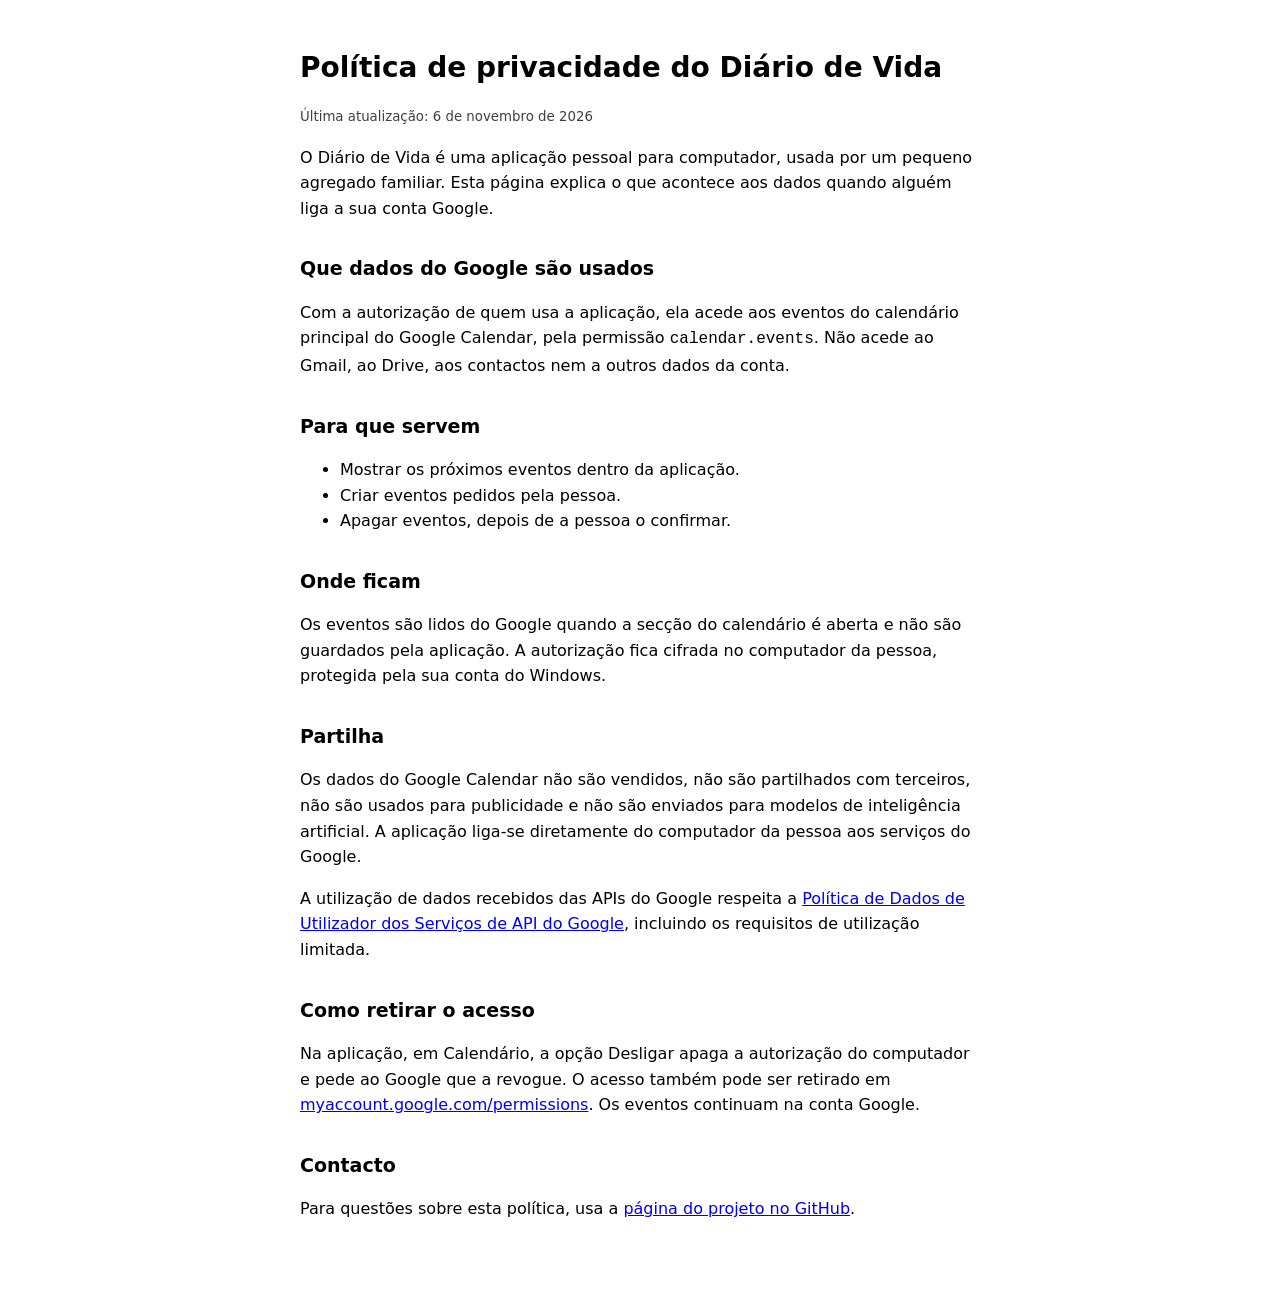
<file: privacidade.html>
<!doctype html>
<html lang="pt-PT">
<head>
<meta charset="utf-8">
<meta name="viewport" content="width=device-width, initial-scale=1">
<title>Diário de Vida: privacidade</title>
<style>
  :root { color-scheme: light dark; }
  body { max-width: 680px; margin: 0 auto; padding: 32px 16px 64px; font: 16px/1.6 system-ui, sans-serif; }
  h1 { font-size: 28px; line-height: 1.2; }
  h2 { margin-top: 32px; font-size: 19px; }
  small { opacity: .75; }
</style>
</head>
<body>
<h1>Política de privacidade do Diário de Vida</h1>
<p><small>Última atualização: 6 de novembro de 2026</small></p>

<p>O Diário de Vida é uma aplicação pessoal para computador, usada por um pequeno agregado familiar. Esta página explica o que acontece aos dados quando alguém liga a sua conta Google.</p>

<h2>Que dados do Google são usados</h2>
<p>Com a autorização de quem usa a aplicação, ela acede aos eventos do calendário principal do Google Calendar, pela permissão <code>calendar.events</code>. Não acede ao Gmail, ao Drive, aos contactos nem a outros dados da conta.</p>

<h2>Para que servem</h2>
<ul>
  <li>Mostrar os próximos eventos dentro da aplicação.</li>
  <li>Criar eventos pedidos pela pessoa.</li>
  <li>Apagar eventos, depois de a pessoa o confirmar.</li>
</ul>

<h2>Onde ficam</h2>
<p>Os eventos são lidos do Google quando a secção do calendário é aberta e não são guardados pela aplicação. A autorização fica cifrada no computador da pessoa, protegida pela sua conta do Windows.</p>

<h2>Partilha</h2>
<p>Os dados do Google Calendar não são vendidos, não são partilhados com terceiros, não são usados para publicidade e não são enviados para modelos de inteligência artificial. A aplicação liga-se diretamente do computador da pessoa aos serviços do Google.</p>
<p>A utilização de dados recebidos das APIs do Google respeita a <a href="https://developers.google.com/terms/api-services-user-data-policy">Política de Dados de Utilizador dos Serviços de API do Google</a>, incluindo os requisitos de utilização limitada.</p>

<h2>Como retirar o acesso</h2>
<p>Na aplicação, em Calendário, a opção Desligar apaga a autorização do computador e pede ao Google que a revogue. O acesso também pode ser retirado em <a href="https://myaccount.google.com/permissions">myaccount.google.com/permissions</a>. Os eventos continuam na conta Google.</p>

<h2>Contacto</h2>
<p>Para questões sobre esta política, usa a <a href="https://github.com/FabioRibeiro18/diario-de-vida/issues">página do projeto no GitHub</a>.</p>
</body>
</html>
</file>
